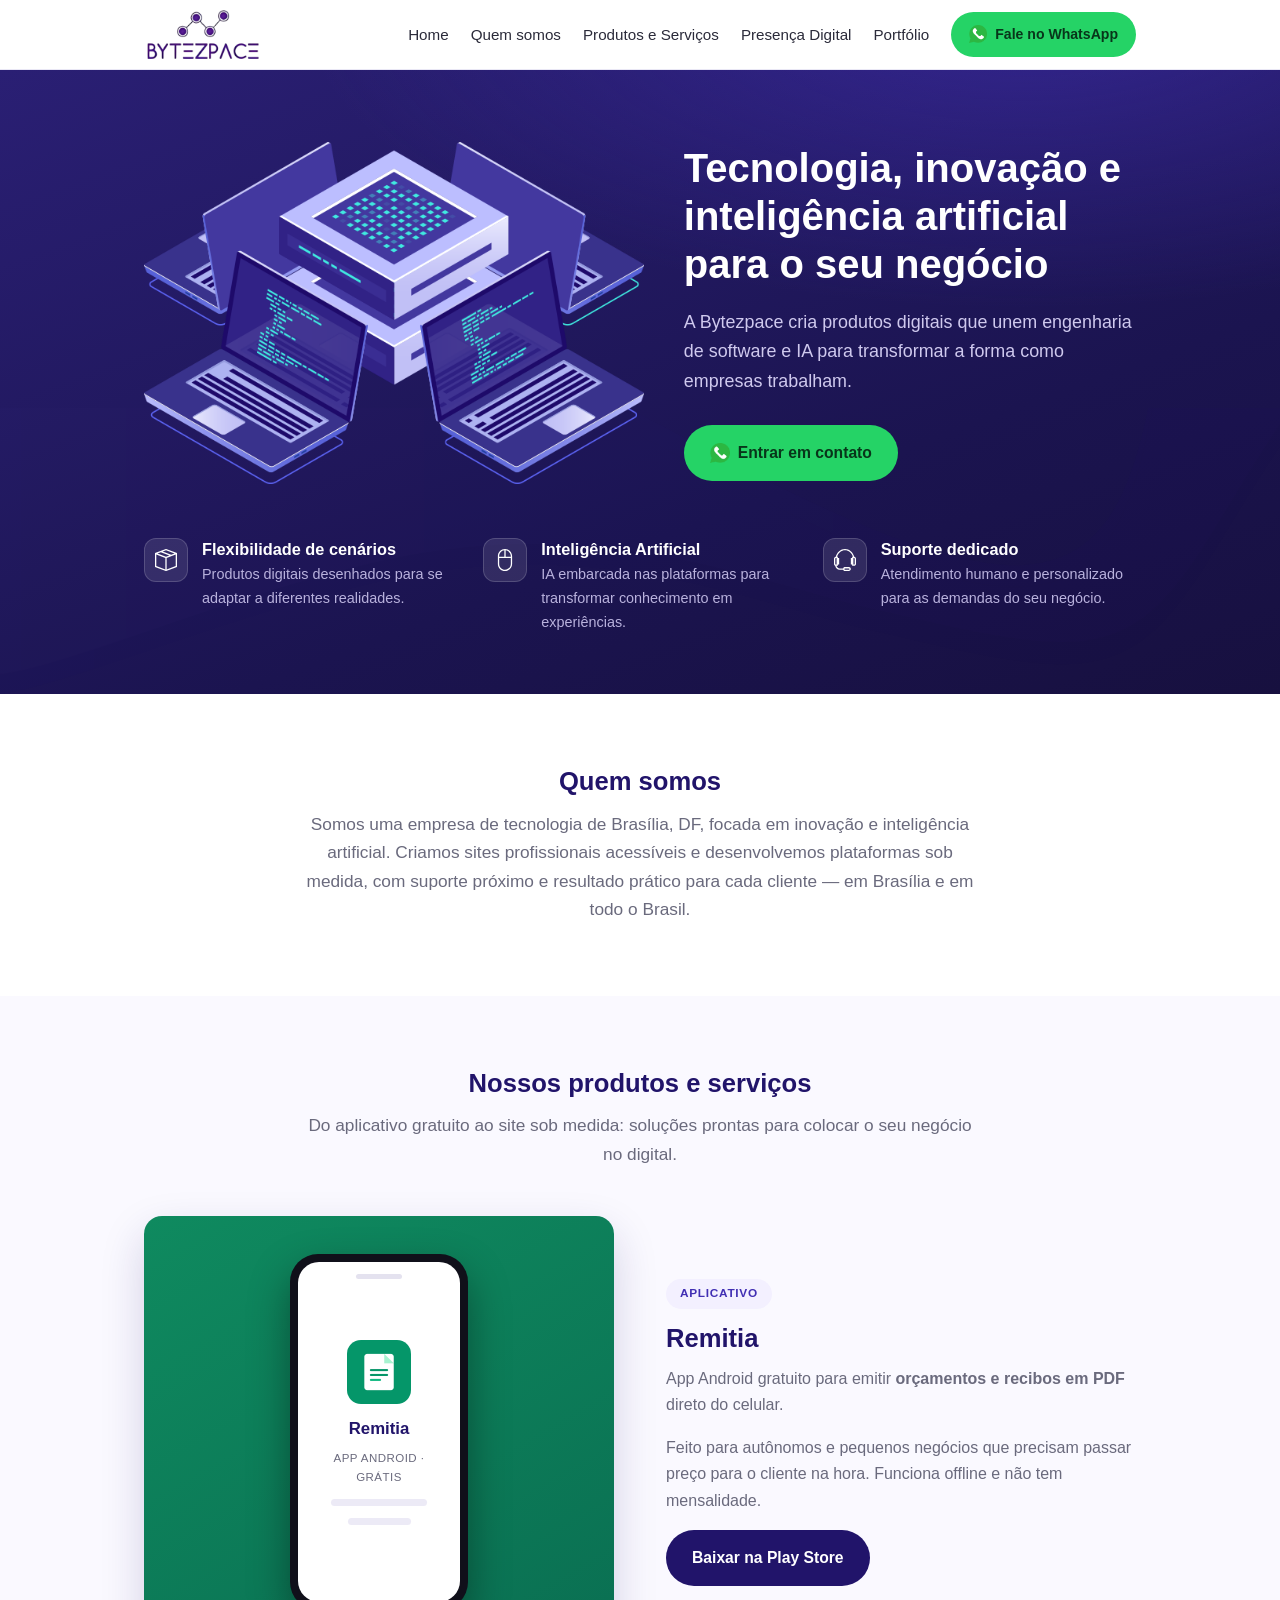
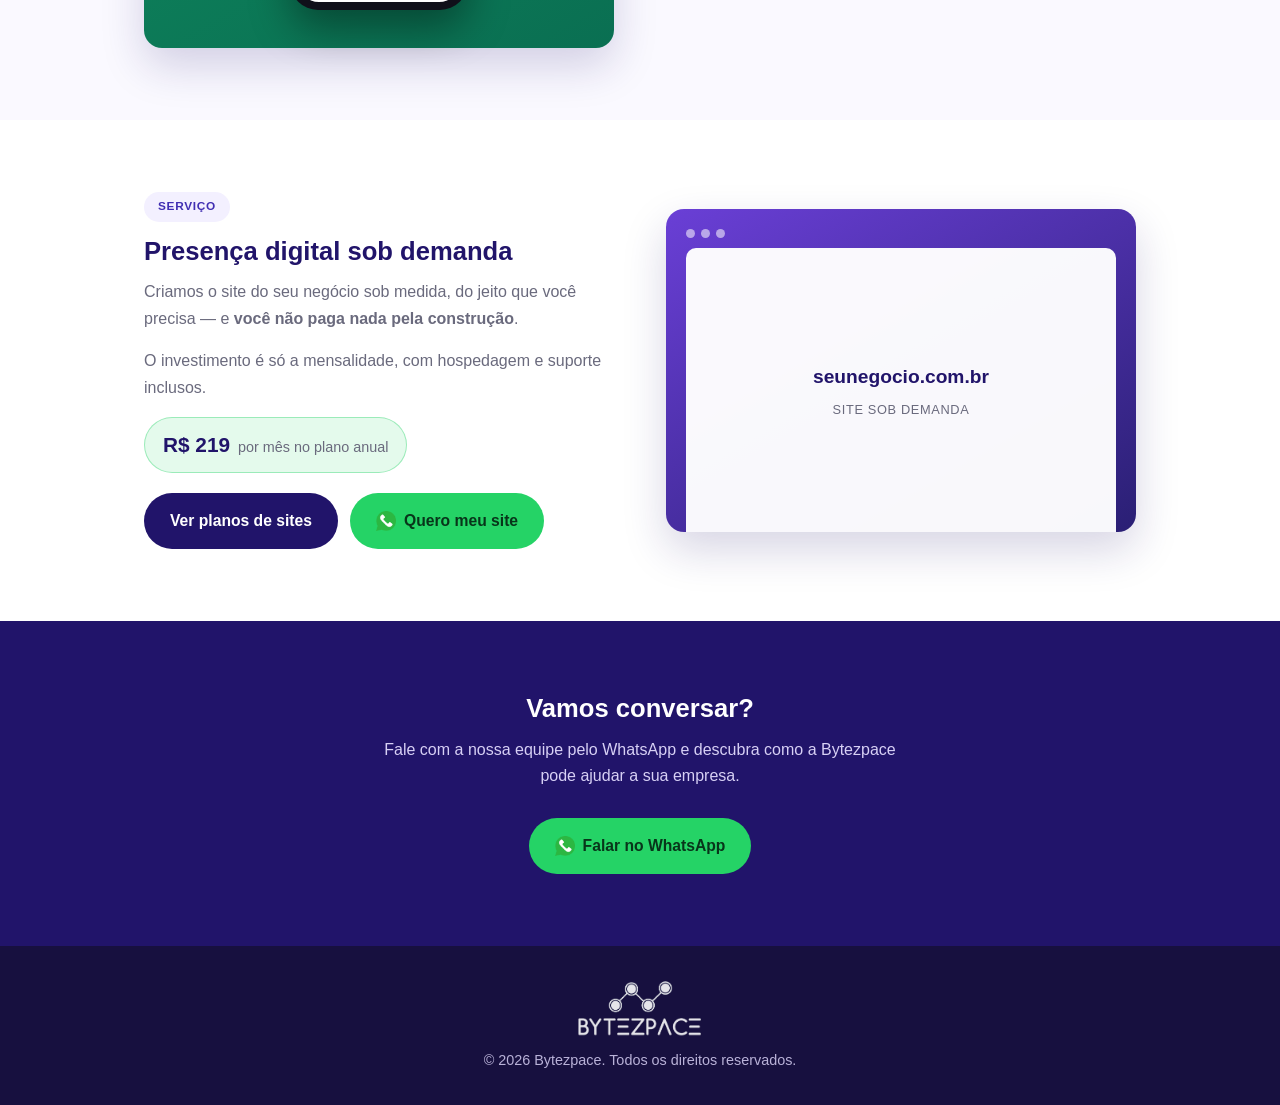
<file: index.html>
<!DOCTYPE html>
<html lang="pt-BR">

<head>
  <meta charset="UTF-8">
  <meta name="viewport" content="width=device-width, initial-scale=1.0">
  <title>Bytezpace — Tecnologia, IA e criação de sites em Brasília</title>
  <meta name="description"
    content="A Bytezpace cria sites profissionais acessíveis a partir de R$ 219/mês, sem custo de criação, e desenvolve produtos digitais com IA. Brasília, DF.">
  <link rel="canonical" href="https://bytezpace.com.br/">
  <meta name="robots" content="index, follow, max-image-preview:large">
  <meta name="theme-color" content="#21146a">
  <meta name="geo.region" content="BR-DF">
  <meta name="geo.placename" content="Brasília">

  <!-- Open Graph / Twitter -->
  <meta property="og:type" content="website">
  <meta property="og:site_name" content="Bytezpace">
  <meta property="og:locale" content="pt_BR">
  <meta property="og:url" content="https://bytezpace.com.br/">
  <meta property="og:title" content="Bytezpace — Tecnologia, IA e criação de sites em Brasília">
  <meta property="og:description"
    content="Sites profissionais acessíveis a partir de R$ 219/mês, sem custo de criação, e produtos digitais com inteligência artificial.">
  <meta property="og:image" content="https://bytezpace.com.br/assets/img/banner/hero-banner.png">
  <meta property="og:image:width" content="637">
  <meta property="og:image:height" content="436">
  <meta property="og:image:alt" content="Bytezpace — tecnologia e criação de sites">
  <meta name="twitter:card" content="summary_large_image">
  <meta name="twitter:title" content="Bytezpace — Tecnologia, IA e criação de sites em Brasília">
  <meta name="twitter:description"
    content="Sites acessíveis a partir de R$ 219/mês e produtos digitais com IA.">
  <meta name="twitter:image" content="https://bytezpace.com.br/assets/img/banner/hero-banner.png">

  <link rel="icon" href="assets/img/favicon.png" type="image/png">
  <link rel="stylesheet" href="assets/css/style.css">
</head>

<body>
  <!-- ===================== Header ===================== -->
  <header class="site-header">
    <div class="container header__inner">
      <a class="header__logo" href="#top">
        <img src="assets/img/logo.png" alt="Bytezpace" width="118">
      </a>
      <button class="header__burger" type="button" id="menu-toggle"
        aria-label="Abrir menu" aria-expanded="false" aria-controls="header-menu">
        <span></span><span></span><span></span>
      </button>
      <div class="header__menu" id="header-menu">
        <nav class="header__nav">
          <a href="#top">Home</a>
          <a href="#quem-somos">Quem somos</a>
          <a href="#produtos-e-servicos">Produtos e Serviços</a>
          <a href="presenca-digital.html">Presença Digital</a>
          <a href="presenca-digital.html#portfolio">Portfólio</a>
        </nav>
        <a class="btn btn--whatsapp btn--sm"
          href="https://wa.me/5561998340338?text=Ol%C3%A1%2C%20gostaria%20de%20falar%20com%20a%20Bytezpace."
          target="_blank" rel="noopener">
          <img src="assets/img/wa-icon.png" alt="" width="18" height="18">
          Fale no WhatsApp
        </a>
      </div>
    </div>
  </header>

  <main id="top">
    <!-- ===================== Hero ===================== -->
    <section class="hero">
      <div class="container hero__inner">
        <div class="hero__art">
          <img src="assets/img/banner/hero-banner.png" alt="" width="620">
        </div>
        <div class="hero__content">
          <h1>Tecnologia, inovação e inteligência artificial para o seu negócio</h1>
          <p>A Bytezpace cria produtos digitais que unem engenharia de software e IA para
            transformar a forma como empresas trabalham.</p>
          <a class="btn btn--whatsapp"
            href="https://wa.me/5561998340338?text=Ol%C3%A1%2C%20gostaria%20de%20falar%20com%20a%20Bytezpace."
            target="_blank" rel="noopener">
            <img src="assets/img/wa-icon.png" alt="" width="20" height="20">
            Entrar em contato
          </a>
        </div>
      </div>

      <div class="container hero__features">
        <div class="feature">
          <span class="feature__icon" aria-hidden="true">
            <svg viewBox="0 0 17 17" fill="currentColor">
              <path
                d="M8.517-0.035l-8.517 3.221v10.693l8.5 3.188 8.5-3.188v-10.692l-8.483-3.222zM15.084 3.528l-2.586 0.97-6.557-2.489 2.575-0.974 6.568 2.493zM8.5 5.997l-6.581-2.468 2.609-0.986 6.551 2.487-2.579 0.967zM1 4.253l7 2.625v8.932l-7-2.625v-8.932zM9 15.81v-8.932l7-2.625v8.932l-7 2.625z" />
            </svg>
          </span>
          <div>
            <h3>Flexibilidade de cenários</h3>
            <p>Produtos digitais desenhados para se adaptar a diferentes realidades.</p>
          </div>
        </div>
        <div class="feature">
          <span class="feature__icon" aria-hidden="true">
            <svg viewBox="0 0 17 17" fill="currentColor">
              <path
                d="M8.5 0c-3.033 0-5.5 2.467-5.5 5.5v6c0 3.033 2.467 5.5 5.5 5.5s5.5-2.467 5.5-5.5v-6c0-3.033-2.467-5.5-5.5-5.5zM13 5.5v0.5h-4v-4.949c2.244 0.252 4 2.139 4 4.449zM8 1.051v4.949h-4v-0.5c0-2.31 1.756-4.197 4-4.449zM8.5 16c-2.481 0-4.5-2.019-4.5-4.5v-4.5h9v4.5c0 2.481-2.019 4.5-4.5 4.5z" />
            </svg>
          </span>
          <div>
            <h3>Inteligência Artificial</h3>
            <p>IA embarcada nas plataformas para transformar conhecimento em experiências.</p>
          </div>
        </div>
        <div class="feature">
          <span class="feature__icon" aria-hidden="true">
            <svg viewBox="0 0 17 17" fill="currentColor">
              <path
                d="M15.668 6.017c-0.957-3.557-3.863-6.017-7.168-6.017-3.295 0-6.212 2.464-7.168 6.017-0.747 0.082-1.332 0.712-1.332 1.483v4c0 0.625 0.382 1.16 0.924 1.385 0.194 1.747 1.663 3.115 3.461 3.115h2.707c0.207 0.581 0.757 1 1.408 1h3c0.827 0 1.5-0.673 1.5-1.5s-0.673-1.5-1.5-1.5h-3c-0.651 0-1.201 0.419-1.408 1h-2.707c-1.208 0-2.217-0.86-2.449-2h1.064v-1h1v-5h-1v-1h-0.606c0.913-2.961 3.352-5 6.106-5 2.762 0 5.193 2.037 6.106 5h-0.606v1h-1v5h1v1h1.506c0.824 0 1.494-0.673 1.494-1.5v-4c0-0.771-0.585-1.401-1.332-1.483zM8.5 15h3c0.275 0 0.5 0.224 0.5 0.5s-0.225 0.5-0.5 0.5h-3c-0.275 0-0.5-0.224-0.5-0.5s0.225-0.5 0.5-0.5zM2 12h-0.506c-0.272 0-0.494-0.224-0.494-0.5v-4c0-0.276 0.222-0.5 0.494-0.5h0.506v5zM16 11.5c0 0.276-0.222 0.5-0.494 0.5h-0.506v-5h0.506c0.272 0 0.494 0.224 0.494 0.5v4z" />
            </svg>
          </span>
          <div>
            <h3>Suporte dedicado</h3>
            <p>Atendimento humano e personalizado para as demandas do seu negócio.</p>
          </div>
        </div>
      </div>
    </section>

    <!-- ===================== Quem somos ===================== -->
    <section id="quem-somos" class="section">
      <div class="container">
        <h2>Quem somos</h2>
        <p class="section__lead">
          Somos uma empresa de tecnologia de Brasília, DF, focada em inovação e
          inteligência artificial. Criamos sites profissionais acessíveis e desenvolvemos
          plataformas sob medida, com suporte próximo e resultado prático para cada
          cliente — em Brasília e em todo o Brasil.
        </p>
      </div>
    </section>

    <!-- ===================== Produtos e serviços ===================== -->
    <section id="produtos-e-servicos" class="section section--alt">
      <div class="container">
        <div class="section__intro">
          <h2>Nossos produtos e serviços</h2>
          <p class="section__lead">
            Do aplicativo gratuito ao site sob medida: soluções prontas para colocar o seu
            negócio no digital.
          </p>
        </div>

        <div class="showcase">
          <div class="showcase__art showcase__art--remitia">
            <div class="phone">
              <div class="phone__screen">
                <img src="assets/img/remitia-icon.png" alt="" width="64" height="64">
                <strong>Remitia</strong>
                <em>App Android · Grátis</em>
                <span class="phone__bar"></span>
                <span class="phone__bar phone__bar--short"></span>
              </div>
            </div>
          </div>

          <div class="showcase__body">
            <span class="showcase__kicker">Aplicativo</span>
            <h2>Remitia</h2>
            <p>
              App Android gratuito para emitir <strong>orçamentos e recibos em PDF</strong>
              direto do celular.
            </p>
            <p>
              Feito para autônomos e pequenos negócios que precisam passar preço para o
              cliente na hora. Funciona offline e não tem mensalidade.
            </p>
            <div class="showcase__actions">
              <a class="btn btn--primary"
                href="https://play.google.com/store/apps/details?id=com.app.remitia"
                target="_blank" rel="noopener">
                Baixar na Play Store
              </a>
            </div>
          </div>
        </div>
      </div>
    </section>

    <!-- ===================== Presença digital sob demanda ===================== -->
    <section id="presenca-digital" class="section">
      <div class="container">
        <div class="showcase showcase--rev">
          <div class="showcase__art showcase__art--site">
            <span class="model__dots"><i></i><i></i><i></i></span>
            <div class="showcase__window">
              <strong>seunegocio.com.br</strong>
              <em>Site sob demanda</em>
            </div>
          </div>

          <div class="showcase__body">
            <span class="showcase__kicker">Serviço</span>
            <h2>Presença digital sob demanda</h2>
            <p>
              Criamos o site do seu negócio sob medida, do jeito que você precisa — e
              <strong>você não paga nada pela construção</strong>.
            </p>
            <p>
              O investimento é só a mensalidade, com hospedagem e suporte inclusos.
            </p>
            <div class="showcase__price">
              <b>R$ 219</b>
              <span>por mês no plano anual</span>
            </div>
            <div class="showcase__actions">
              <a class="btn btn--primary" href="presenca-digital.html">Ver planos de sites</a>
              <a class="btn btn--whatsapp"
                href="https://wa.me/5561998340338?text=Quero%20um%20site%20para%20minha%20empresa%0ANome%20da%20empresa%3A%20%0ADescri%C3%A7%C3%A3o%20do%20site%3A%20%0ALista%20de%20imagens%20se%20houver%3A%20"
                target="_blank" rel="noopener">
                <img src="assets/img/wa-icon.png" alt="" width="20" height="20">
                Quero meu site
              </a>
            </div>
          </div>
        </div>
      </div>
    </section>

    <!-- ===================== Contato ===================== -->
    <section id="contato" class="section section--cta">
      <div class="container">
        <h2>Vamos conversar?</h2>
        <p>Fale com a nossa equipe pelo WhatsApp e descubra como a Bytezpace pode ajudar a
          sua empresa.</p>
        <a class="btn btn--whatsapp"
          href="https://wa.me/5561998340338?text=Ol%C3%A1%2C%20gostaria%20de%20falar%20com%20a%20Bytezpace."
          target="_blank" rel="noopener">
          <img src="assets/img/wa-icon.png" alt="" width="20" height="20">
          Falar no WhatsApp
        </a>
      </div>
    </section>
  </main>

  <!-- ===================== Footer ===================== -->
  <footer class="site-footer">
    <div class="container">
      <img src="assets/img/logo-white.png" alt="Bytezpace" width="130">
      <p>&copy; <span id="year"></span> Bytezpace. Todos os direitos reservados.</p>
    </div>
  </footer>

  <script>document.getElementById('year').textContent = new Date().getFullYear();</script>
  <script src="assets/js/menu.js" defer></script>

  <!-- ===================== Dados estruturados ===================== -->
  <script type="application/ld+json">
  {
    "@context": "https://schema.org",
    "@graph": [
      {
        "@type": "Organization",
        "@id": "https://bytezpace.com.br/#organizacao",
        "name": "Bytezpace",
        "url": "https://bytezpace.com.br/",
        "logo": "https://bytezpace.com.br/assets/img/logo.png",
        "description": "Empresa de tecnologia que cria sites profissionais acessíveis e desenvolve produtos digitais com inteligência artificial.",
        "telephone": "+55-61-99834-0338",
        "areaServed": "BR"
      },
      {
        "@type": "WebSite",
        "@id": "https://bytezpace.com.br/#site",
        "url": "https://bytezpace.com.br/",
        "name": "Bytezpace",
        "inLanguage": "pt-BR",
        "publisher": { "@id": "https://bytezpace.com.br/#organizacao" }
      },
      {
        "@type": "ProfessionalService",
        "@id": "https://bytezpace.com.br/#negocio",
        "name": "Bytezpace — Criação de sites",
        "url": "https://bytezpace.com.br/presenca-digital.html",
        "image": "https://bytezpace.com.br/assets/img/logo.png",
        "description": "Criação de sites com preços acessíveis para pequenos negócios, sem custo de criação e com mensalidade de R$ 219 no plano anual.",
        "telephone": "+55-61-99834-0338",
        "priceRange": "R$ 219/mês",
        "address": {
          "@type": "PostalAddress",
          "addressLocality": "Brasília",
          "addressRegion": "DF",
          "addressCountry": "BR"
        },
        "areaServed": [
          { "@type": "City", "name": "Brasília" },
          { "@type": "Country", "name": "Brasil" }
        ],
        "parentOrganization": { "@id": "https://bytezpace.com.br/#organizacao" }
      },
      {
        "@type": "SoftwareApplication",
        "name": "Remitia",
        "url": "https://remitia.com.br",
        "installUrl": "https://play.google.com/store/apps/details?id=com.app.remitia",
        "applicationCategory": "BusinessApplication",
        "operatingSystem": "Android",
        "description": "App Android gratuito para emitir orçamentos e recibos em PDF direto do celular, offline e sem mensalidade.",
        "author": { "@id": "https://bytezpace.com.br/#organizacao" },
        "offers": {
          "@type": "Offer",
          "price": "0",
          "priceCurrency": "BRL"
        }
      }
    ]
  }
  </script>

  <script async src="https://www.googletagmanager.com/gtag/js?id=AW-18408578280"></script>
  <script>
    window.dataLayer = window.dataLayer || [];
    function gtag(){dataLayer.push(arguments);}
    gtag('js', new Date());

    gtag('config', 'AW-18408578280');
  </script>

  <script>
  gtag('event', 'conversion', {
      'send_to': 'AW-18408578280/JJuMCLuq2ewcEOi58slE',
      'value': 1.0,
      'currency': 'BRL'
  });
</script>
</body>

</html>
</file>
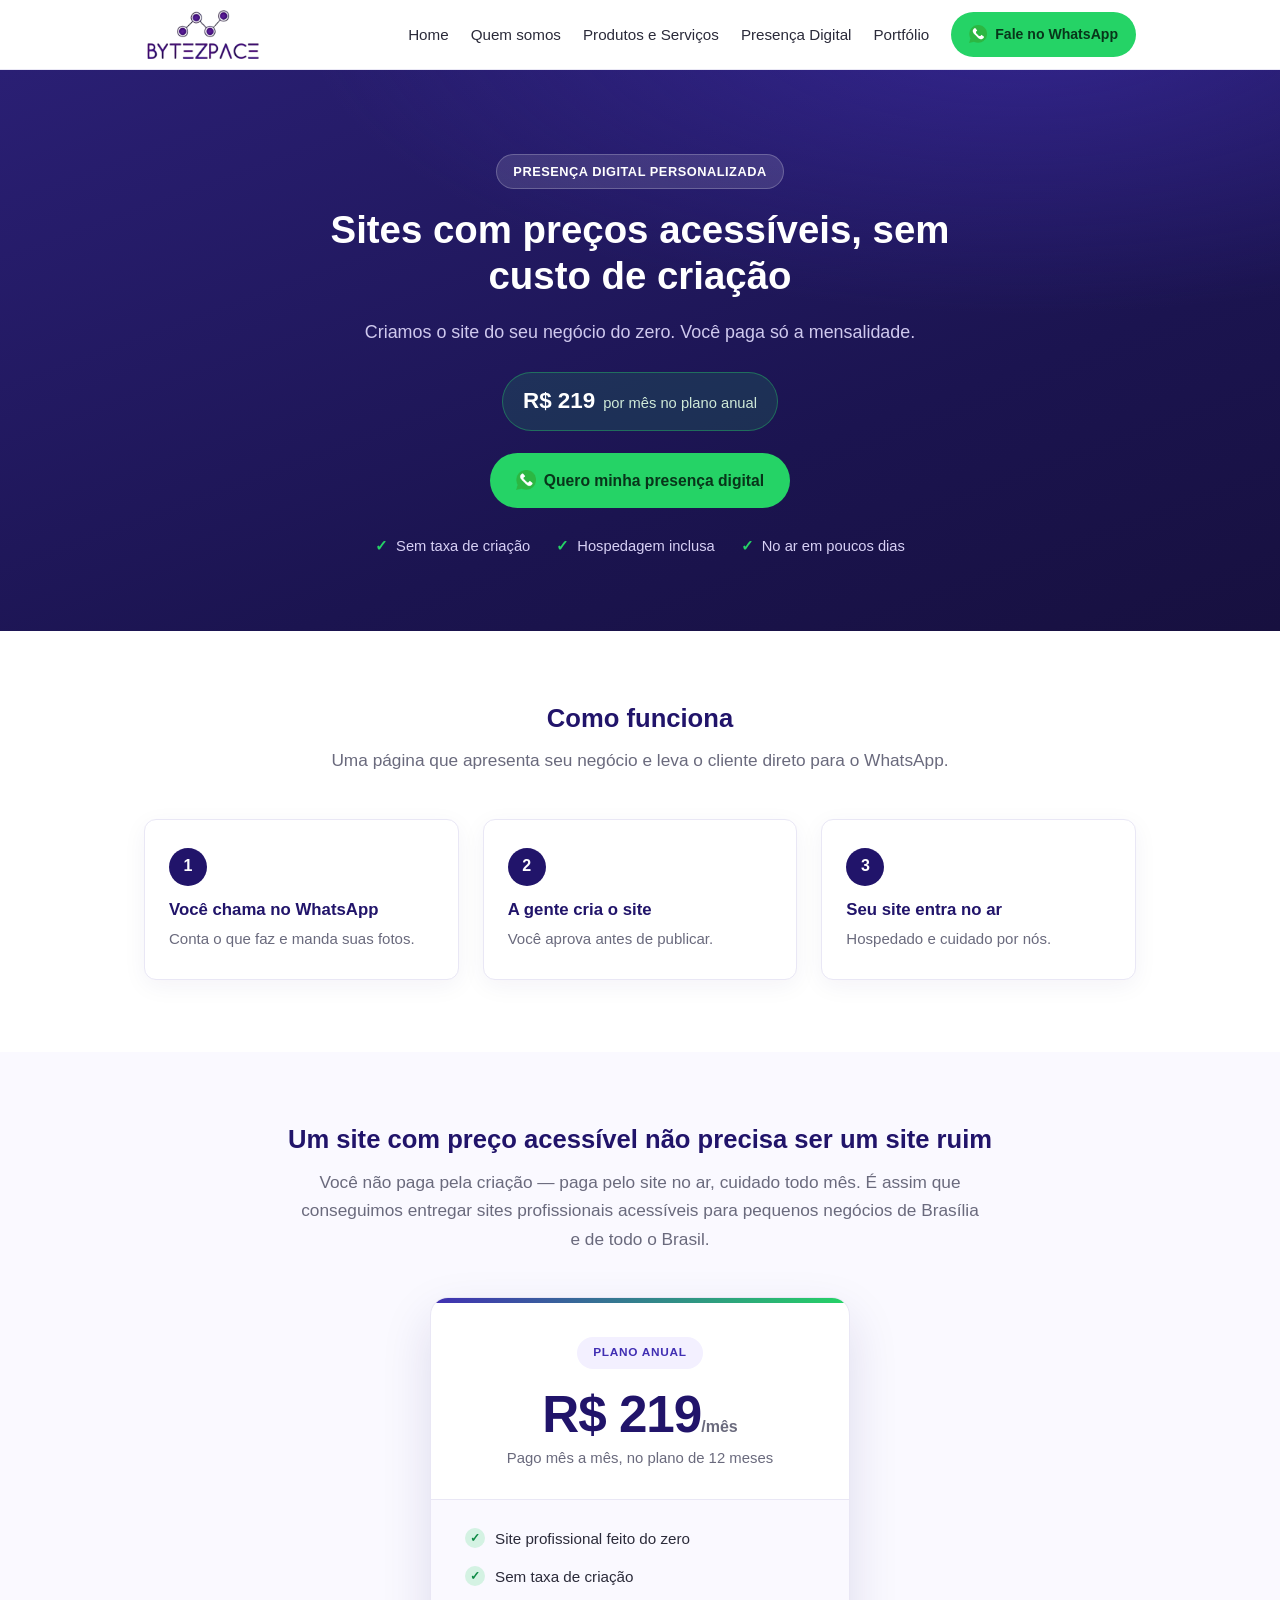
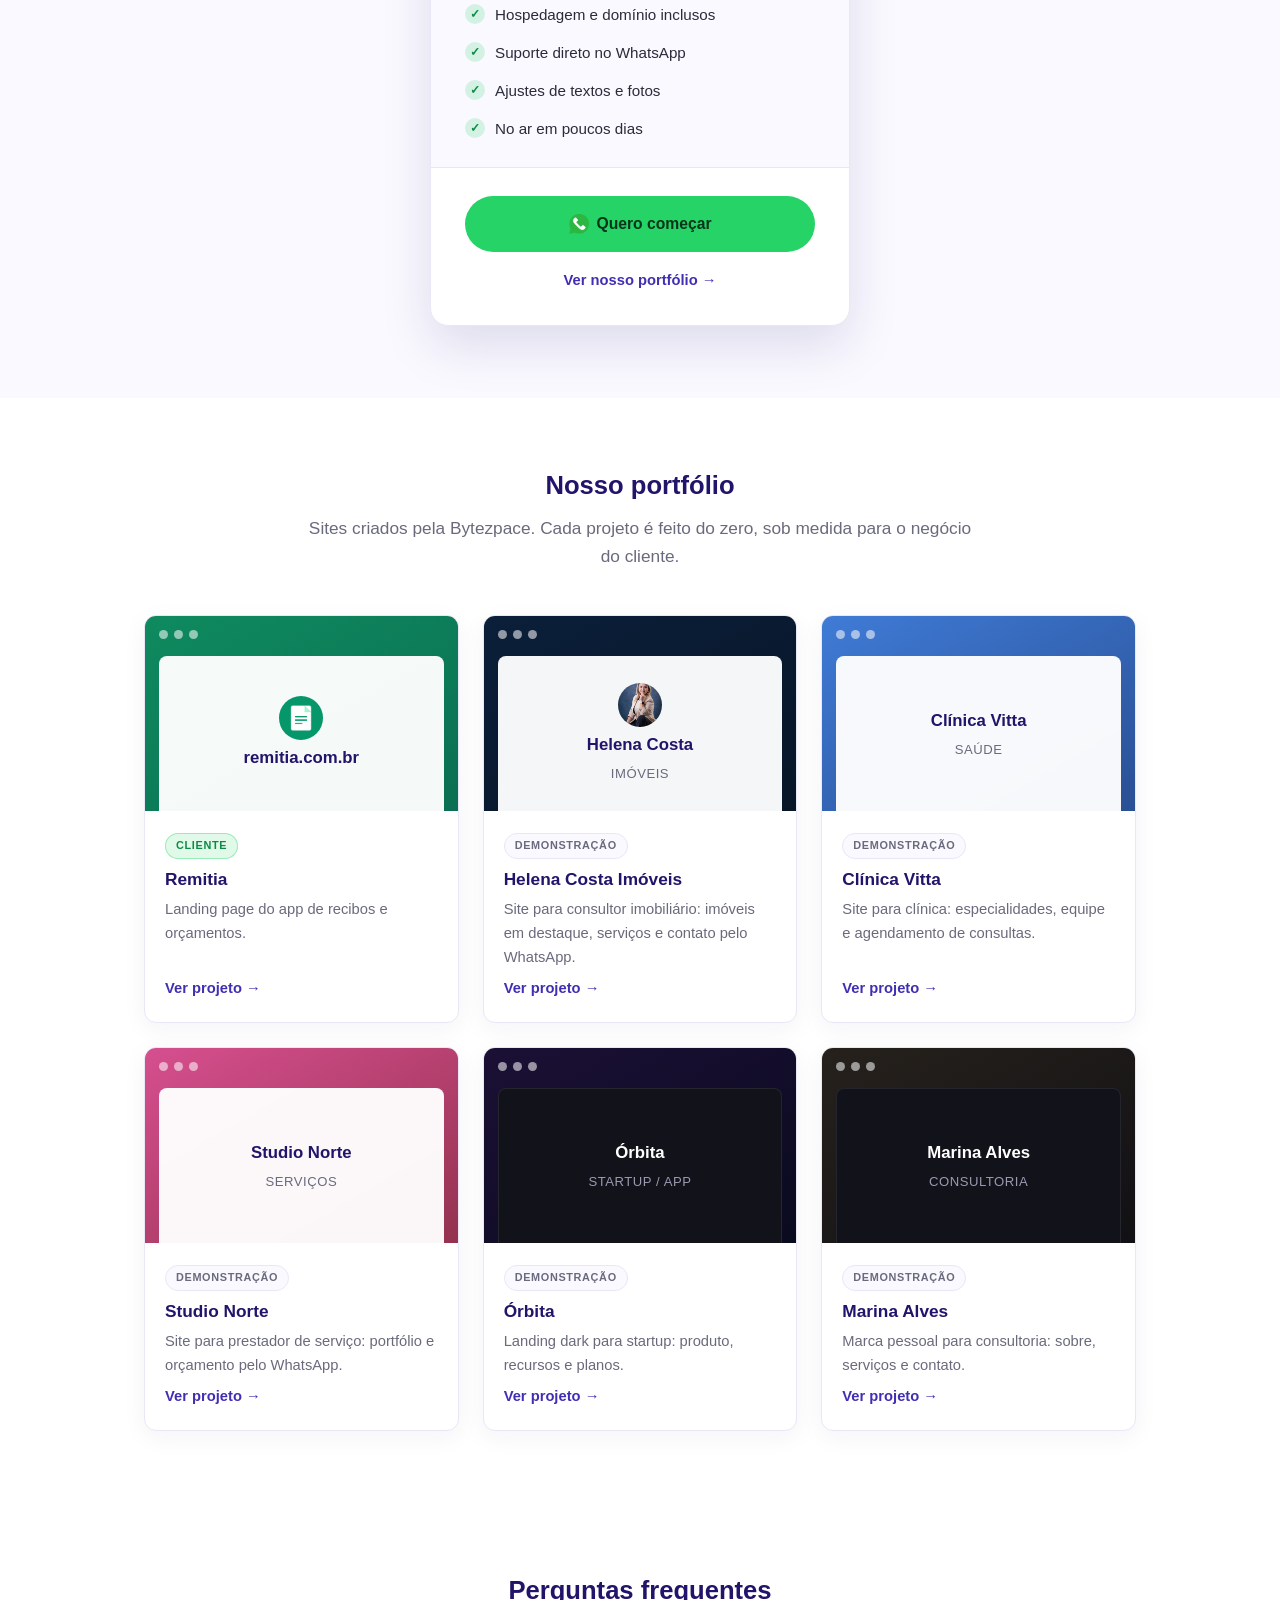
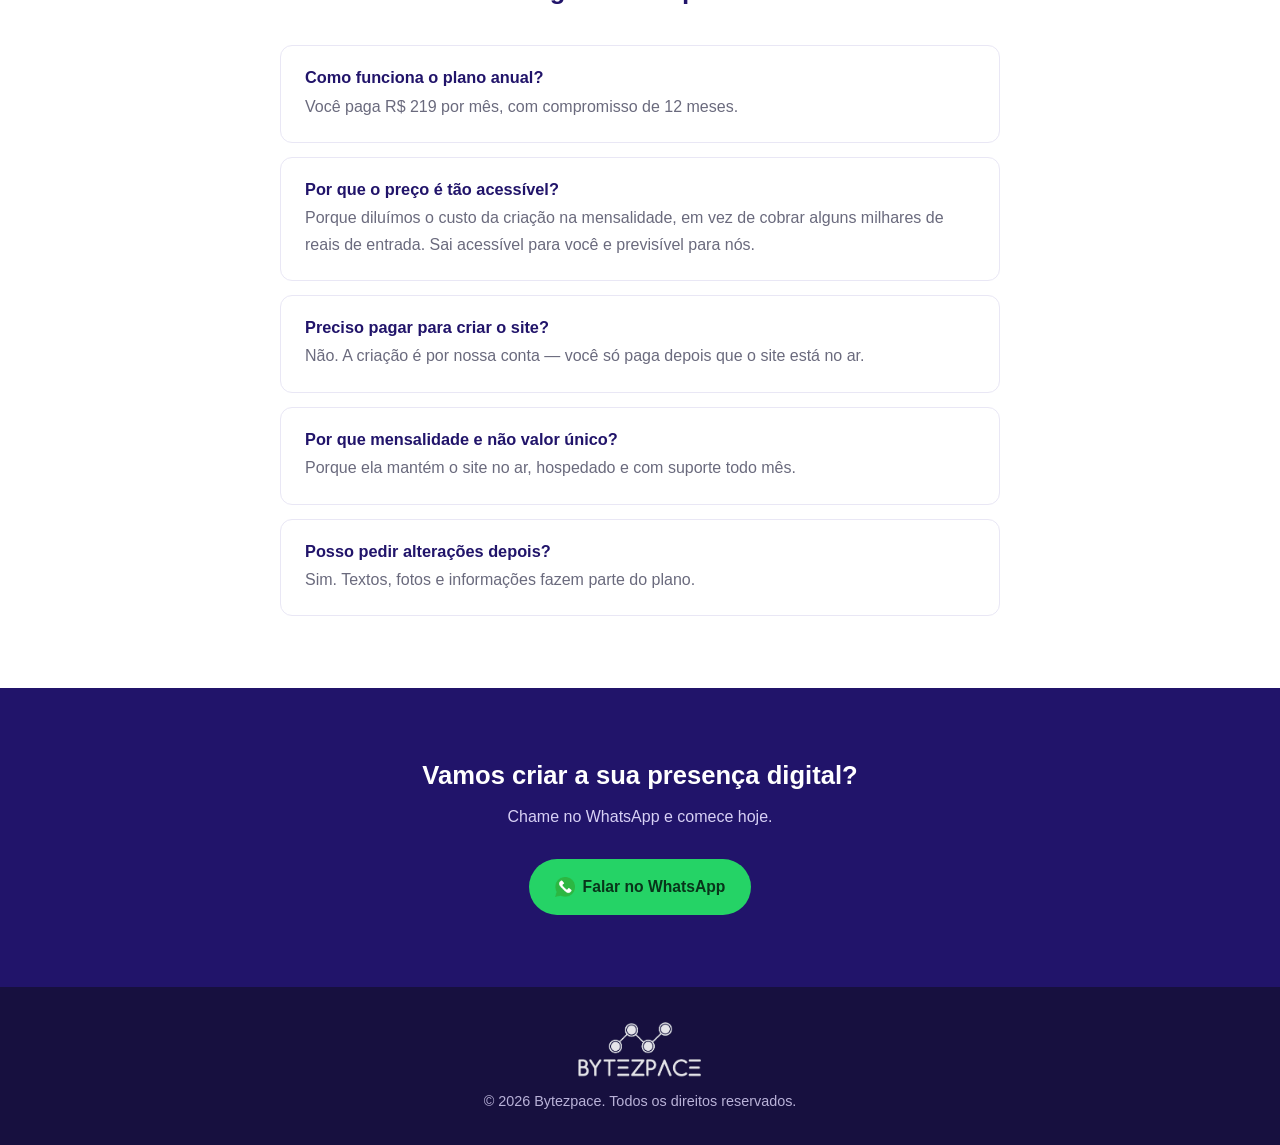
<file: presenca-digital.html>
<!DOCTYPE html>
<html lang="pt-BR">

<head>
  <meta charset="UTF-8">
  <meta name="viewport" content="width=device-width, initial-scale=1.0">
  <title>Sites com preços acessíveis a partir de R$ 219/mês | Bytezpace</title>
  <meta name="description"
    content="Criação de sites com preços acessíveis em Brasília: você não paga nada pela criação, só R$ 219 por mês no plano anual, com hospedagem e suporte inclusos.">
  <link rel="canonical" href="https://bytezpace.com.br/presenca-digital.html">
  <meta name="robots" content="index, follow, max-image-preview:large">
  <meta name="theme-color" content="#21146a">
  <meta name="geo.region" content="BR-DF">
  <meta name="geo.placename" content="Brasília">

  <!-- Open Graph / Twitter -->
  <meta property="og:type" content="website">
  <meta property="og:site_name" content="Bytezpace">
  <meta property="og:locale" content="pt_BR">
  <meta property="og:url" content="https://bytezpace.com.br/presenca-digital.html">
  <meta property="og:title" content="Sites com preços acessíveis a partir de R$ 219/mês | Bytezpace">
  <meta property="og:description"
    content="Você não paga nada pela criação do site. Só R$ 219 por mês no plano anual, com hospedagem e suporte inclusos.">
  <meta property="og:image" content="https://bytezpace.com.br/assets/img/banner/hero-banner.png">
  <meta property="og:image:width" content="637">
  <meta property="og:image:height" content="436">
  <meta property="og:image:alt" content="Bytezpace — criação de sites profissionais">
  <meta name="twitter:card" content="summary_large_image">
  <meta name="twitter:title" content="Sites com preços acessíveis a partir de R$ 219/mês | Bytezpace">
  <meta name="twitter:description"
    content="Você não paga nada pela criação do site. Só R$ 219 por mês no plano anual.">
  <meta name="twitter:image" content="https://bytezpace.com.br/assets/img/banner/hero-banner.png">

  <link rel="icon" href="assets/img/favicon.png" type="image/png">
  <link rel="stylesheet" href="assets/css/style.css">
</head>

<body>
  <!-- ===================== Header ===================== -->
  <header class="site-header">
    <div class="container header__inner">
      <a class="header__logo" href="index.html#top">
        <img src="assets/img/logo.png" alt="Bytezpace" width="118">
      </a>
      <button class="header__burger" type="button" id="menu-toggle"
        aria-label="Abrir menu" aria-expanded="false" aria-controls="header-menu">
        <span></span><span></span><span></span>
      </button>
      <div class="header__menu" id="header-menu">
        <nav class="header__nav">
          <a href="index.html#top">Home</a>
          <a href="index.html#quem-somos">Quem somos</a>
          <a href="index.html#produtos-e-servicos">Produtos e Serviços</a>
          <a href="presenca-digital.html">Presença Digital</a>
          <a href="#portfolio">Portfólio</a>
        </nav>
        <a class="btn btn--whatsapp btn--sm"
          href="https://wa.me/5561998340338?text=Ol%C3%A1%2C%20gostaria%20de%20falar%20com%20a%20Bytezpace."
          target="_blank" rel="noopener">
          <img src="assets/img/wa-icon.png" alt="" width="18" height="18">
          Fale no WhatsApp
        </a>
      </div>
    </div>
  </header>

  <main id="top">
    <!-- ===================== Hero ===================== -->
    <section class="pd-hero">
      <div class="container">
        <span class="pd-hero__kicker">Presença Digital Personalizada</span>
        <h1>Sites com preços acessíveis, sem custo de criação</h1>
        <p>Criamos o site do seu negócio do zero. Você paga só a mensalidade.</p>
        <div class="pd-hero__meta">
          <b>R$ 219</b>
          <span>por mês no plano anual</span>
        </div>
        <div>
          <a class="btn btn--whatsapp"
            href="https://wa.me/5561998340338?text=Quero%20minha%20presen%C3%A7a%20digital%20personalizada%0ANome%20da%20empresa%3A%20%0ADescri%C3%A7%C3%A3o%20do%20site%3A%20%0ALista%20de%20imagens%20se%20houver%3A%20"
            target="_blank" rel="noopener">
            <img src="assets/img/wa-icon.png" alt="" width="20" height="20">
            Quero minha presença digital
          </a>
        </div>
        <ul class="pd-hero__points">
          <li>Sem taxa de criação</li>
          <li>Hospedagem inclusa</li>
          <li>No ar em poucos dias</li>
        </ul>
      </div>
    </section>

    <!-- ===================== Como funciona ===================== -->
    <section class="section">
      <div class="container">
        <h2>Como funciona</h2>
        <p class="section__lead">Uma página que apresenta seu negócio e leva o cliente direto para o WhatsApp.</p>

        <div class="pd-steps">
          <div class="pd-step">
            <h3>Você chama no WhatsApp</h3>
            <p>Conta o que faz e manda suas fotos.</p>
          </div>
          <div class="pd-step">
            <h3>A gente cria o site</h3>
            <p>Você aprova antes de publicar.</p>
          </div>
          <div class="pd-step">
            <h3>Seu site entra no ar</h3>
            <p>Hospedado e cuidado por nós.</p>
          </div>
        </div>
      </div>
    </section>

    <!-- ===================== Plano ===================== -->
    <section class="section section--alt">
      <div class="container">
        <h2>Um site com preço acessível não precisa ser um site ruim</h2>
        <p class="section__lead">
          Você não paga pela criação — paga pelo site no ar, cuidado todo mês. É assim que
          conseguimos entregar sites profissionais acessíveis para pequenos negócios de
          Brasília e de todo o Brasil.
        </p>

        <div class="plan">
          <div class="plan__head">
            <span class="plan__badge">Plano anual</span>
            <p class="plan__price">R$ 219<span>/mês</span></p>
            <p class="plan__cycle">Pago mês a mês, no plano de 12 meses</p>
          </div>

          <ul class="plan__features">
            <li>Site profissional feito do zero</li>
            <li>Sem taxa de criação</li>
            <li>Hospedagem e domínio inclusos</li>
            <li>Suporte direto no WhatsApp</li>
            <li>Ajustes de textos e fotos</li>
            <li>No ar em poucos dias</li>
          </ul>

          <div class="plan__foot">
            <a class="btn btn--whatsapp"
              href="https://wa.me/5561998340338?text=Quero%20minha%20presen%C3%A7a%20digital%20personalizada%0ANome%20da%20empresa%3A%20%0ADescri%C3%A7%C3%A3o%20do%20site%3A%20%0ALista%20de%20imagens%20se%20houver%3A%20"
              target="_blank" rel="noopener">
              <img src="assets/img/wa-icon.png" alt="" width="20" height="20">
              Quero começar
            </a>
            <a class="plan__link" href="#portfolio">Ver nosso portfólio →</a>
          </div>
        </div>
      </div>
    </section>

    <!-- ===================== Portfólio ===================== -->
    <section id="portfolio" class="section">
      <div class="container">
        <h2>Nosso portfólio</h2>
        <p class="section__lead">
          Sites criados pela Bytezpace. Cada projeto é feito do zero, sob medida para o
          negócio do cliente.
        </p>

        <div class="models">
          <!-- Cliente real: Remitia -->
          <article class="model">
            <a class="model__preview model__preview--remitia" href="https://remitia.com.br" target="_blank"
              rel="noopener">
              <span class="model__dots"><i></i><i></i><i></i></span>
              <span class="model__screen">
                <img src="assets/img/remitia-icon.png" alt="" width="44" height="44">
                <strong>remitia.com.br</strong>
              </span>
            </a>
            <div class="model__body">
              <a class="model__text" href="https://remitia.com.br" target="_blank" rel="noopener">
                <span class="model__tag model__tag--live">Cliente</span>
                <h3>Remitia</h3>
                <p>Landing page do app de recibos e orçamentos.</p>
              </a>
              <div class="model__actions">
                <a class="model__link" href="https://remitia.com.br" target="_blank" rel="noopener">Ver projeto →</a>
              </div>
            </div>
          </article>

          <!-- Projeto: imobiliária -->
          <article class="model">
            <a class="model__preview model__preview--a" href="modelos/imobiliaria.html">
              <span class="model__dots"><i></i><i></i><i></i></span>
              <span class="model__screen">
                <img src="assets/img/consultora.jpg" alt="" width="44" height="44">
                <strong>Helena Costa</strong><em>Imóveis</em>
              </span>
            </a>
            <div class="model__body">
              <a class="model__text" href="modelos/imobiliaria.html">
                <span class="model__tag">Demonstração</span>
                <h3>Helena Costa Imóveis</h3>
                <p>Site para consultor imobiliário: imóveis em destaque, serviços e contato pelo WhatsApp.</p>
              </a>
              <div class="model__actions">
                <a class="model__link" href="modelos/imobiliaria.html">Ver projeto →</a>
              </div>
            </div>
          </article>

          <!-- Projeto: clínica -->
          <article class="model">
            <a class="model__preview model__preview--b" href="modelos/clinica.html">
              <span class="model__dots"><i></i><i></i><i></i></span>
              <span class="model__screen"><strong>Clínica Vitta</strong><em>Saúde</em></span>
            </a>
            <div class="model__body">
              <a class="model__text" href="modelos/clinica.html">
                <span class="model__tag">Demonstração</span>
                <h3>Clínica Vitta</h3>
                <p>Site para clínica: especialidades, equipe e agendamento de consultas.</p>
              </a>
              <div class="model__actions">
                <a class="model__link" href="modelos/clinica.html">Ver projeto →</a>
              </div>
            </div>
          </article>

          <!-- Projeto: serviços -->
          <article class="model">
            <a class="model__preview model__preview--c" href="modelos/servicos.html">
              <span class="model__dots"><i></i><i></i><i></i></span>
              <span class="model__screen"><strong>Studio Norte</strong><em>Serviços</em></span>
            </a>
            <div class="model__body">
              <a class="model__text" href="modelos/servicos.html">
                <span class="model__tag">Demonstração</span>
                <h3>Studio Norte</h3>
                <p>Site para prestador de serviço: portfólio e orçamento pelo WhatsApp.</p>
              </a>
              <div class="model__actions">
                <a class="model__link" href="modelos/servicos.html">Ver projeto →</a>
              </div>
            </div>
          </article>

          <!-- Projeto: startup (dark) -->
          <article class="model">
            <a class="model__preview model__preview--d" href="modelos/startup.html">
              <span class="model__dots"><i></i><i></i><i></i></span>
              <span class="model__screen model__screen--dark"><strong>Órbita</strong><em>Startup / App</em></span>
            </a>
            <div class="model__body">
              <a class="model__text" href="modelos/startup.html">
                <span class="model__tag">Demonstração</span>
                <h3>Órbita</h3>
                <p>Landing dark para startup: produto, recursos e planos.</p>
              </a>
              <div class="model__actions">
                <a class="model__link" href="modelos/startup.html">Ver projeto →</a>
              </div>
            </div>
          </article>

          <!-- Projeto: consultoria (dark) -->
          <article class="model">
            <a class="model__preview model__preview--e" href="modelos/consultoria.html">
              <span class="model__dots"><i></i><i></i><i></i></span>
              <span class="model__screen model__screen--dark"><strong>Marina Alves</strong><em>Consultoria</em></span>
            </a>
            <div class="model__body">
              <a class="model__text" href="modelos/consultoria.html">
                <span class="model__tag">Demonstração</span>
                <h3>Marina Alves</h3>
                <p>Marca pessoal para consultoria: sobre, serviços e contato.</p>
              </a>
              <div class="model__actions">
                <a class="model__link" href="modelos/consultoria.html">Ver projeto →</a>
              </div>
            </div>
          </article>
        </div>
      </div>
    </section>

    <!-- ===================== FAQ ===================== -->
    <section class="section">
      <div class="container">
        <h2>Perguntas frequentes</h2>

        <div class="pd-faq">
          <div class="pd-faq__item">
            <h3>Como funciona o plano anual?</h3>
            <p>Você paga R$ 219 por mês, com compromisso de 12 meses.</p>
          </div>
          <div class="pd-faq__item">
            <h3>Por que o preço é tão acessível?</h3>
            <p>Porque diluímos o custo da criação na mensalidade, em vez de cobrar alguns
              milhares de reais de entrada. Sai acessível para você e previsível para nós.</p>
          </div>
          <div class="pd-faq__item">
            <h3>Preciso pagar para criar o site?</h3>
            <p>Não. A criação é por nossa conta — você só paga depois que o site está no ar.</p>
          </div>
          <div class="pd-faq__item">
            <h3>Por que mensalidade e não valor único?</h3>
            <p>Porque ela mantém o site no ar, hospedado e com suporte todo mês.</p>
          </div>
          <div class="pd-faq__item">
            <h3>Posso pedir alterações depois?</h3>
            <p>Sim. Textos, fotos e informações fazem parte do plano.</p>
          </div>
        </div>
      </div>
    </section>

    <!-- ===================== CTA ===================== -->
    <section id="contato" class="section section--cta">
      <div class="container">
        <h2>Vamos criar a sua presença digital?</h2>
        <p>Chame no WhatsApp e comece hoje.</p>
        <a class="btn btn--whatsapp"
          href="https://wa.me/5561998340338?text=Quero%20minha%20presen%C3%A7a%20digital%20personalizada%0ANome%20da%20empresa%3A%20%0ADescri%C3%A7%C3%A3o%20do%20site%3A%20%0ALista%20de%20imagens%20se%20houver%3A%20"
          target="_blank" rel="noopener">
          <img src="assets/img/wa-icon.png" alt="" width="20" height="20">
          Falar no WhatsApp
        </a>
      </div>
    </section>
  </main>

  <!-- ===================== Footer ===================== -->
  <footer class="site-footer">
    <div class="container">
      <img src="assets/img/logo-white.png" alt="Bytezpace" width="130">
      <p>&copy; <span id="year"></span> Bytezpace. Todos os direitos reservados.</p>
    </div>
  </footer>

  <script>document.getElementById('year').textContent = new Date().getFullYear();</script>
  <script src="assets/js/menu.js" defer></script>

  <!-- ===================== Dados estruturados ===================== -->
  <script type="application/ld+json">
  {
    "@context": "https://schema.org",
    "@graph": [
      {
        "@type": "Service",
        "@id": "https://bytezpace.com.br/presenca-digital.html#servico",
        "name": "Criação de sites profissionais",
        "serviceType": "Criação de sites",
        "description": "Criação de sites com preços acessíveis para pequenos negócios. Sem custo de criação: o cliente paga apenas a mensalidade, com hospedagem e suporte inclusos.",
        "url": "https://bytezpace.com.br/presenca-digital.html",
        "provider": {
          "@type": "Organization",
          "name": "Bytezpace",
          "url": "https://bytezpace.com.br/",
          "telephone": "+55-61-99834-0338"
        },
        "areaServed": [
          { "@type": "City", "name": "Brasília" },
          { "@type": "Country", "name": "Brasil" }
        ],
        "offers": {
          "@type": "Offer",
          "name": "Plano anual",
          "price": "219.00",
          "priceCurrency": "BRL",
          "availability": "https://schema.org/InStock",
          "description": "Mensalidade de R$ 219 no plano anual de 12 meses, sem custo de criação, com hospedagem e suporte inclusos.",
          "priceSpecification": {
            "@type": "UnitPriceSpecification",
            "price": "219.00",
            "priceCurrency": "BRL",
            "unitCode": "MON",
            "billingDuration": 12
          }
        }
      },
      {
        "@type": "BreadcrumbList",
        "itemListElement": [
          {
            "@type": "ListItem",
            "position": 1,
            "name": "Home",
            "item": "https://bytezpace.com.br/"
          },
          {
            "@type": "ListItem",
            "position": 2,
            "name": "Presença Digital",
            "item": "https://bytezpace.com.br/presenca-digital.html"
          }
        ]
      },
      {
        "@type": "FAQPage",
        "mainEntity": [
          {
            "@type": "Question",
            "name": "Como funciona o plano anual?",
            "acceptedAnswer": {
              "@type": "Answer",
              "text": "Você paga R$ 219 por mês, com compromisso de 12 meses."
            }
          },
          {
            "@type": "Question",
            "name": "Por que o preço é tão acessível?",
            "acceptedAnswer": {
              "@type": "Answer",
              "text": "Porque diluímos o custo da criação na mensalidade, em vez de cobrar alguns milhares de reais de entrada. Sai acessível para você e previsível para nós."
            }
          },
          {
            "@type": "Question",
            "name": "Preciso pagar para criar o site?",
            "acceptedAnswer": {
              "@type": "Answer",
              "text": "Não. A criação é por nossa conta — você só paga depois que o site está no ar."
            }
          },
          {
            "@type": "Question",
            "name": "Por que mensalidade e não valor único?",
            "acceptedAnswer": {
              "@type": "Answer",
              "text": "Porque ela mantém o site no ar, hospedado e com suporte todo mês."
            }
          },
          {
            "@type": "Question",
            "name": "Posso pedir alterações depois?",
            "acceptedAnswer": {
              "@type": "Answer",
              "text": "Sim. Textos, fotos e informações fazem parte do plano."
            }
          }
        ]
      }
    ]
  }
  </script>

  <script async src="https://www.googletagmanager.com/gtag/js?id=AW-18408578280"></script>
  <script>
    window.dataLayer = window.dataLayer || [];
    function gtag(){dataLayer.push(arguments);}
    gtag('js', new Date());

    gtag('config', 'AW-18408578280');
  </script>
</body>

</html>
</file>
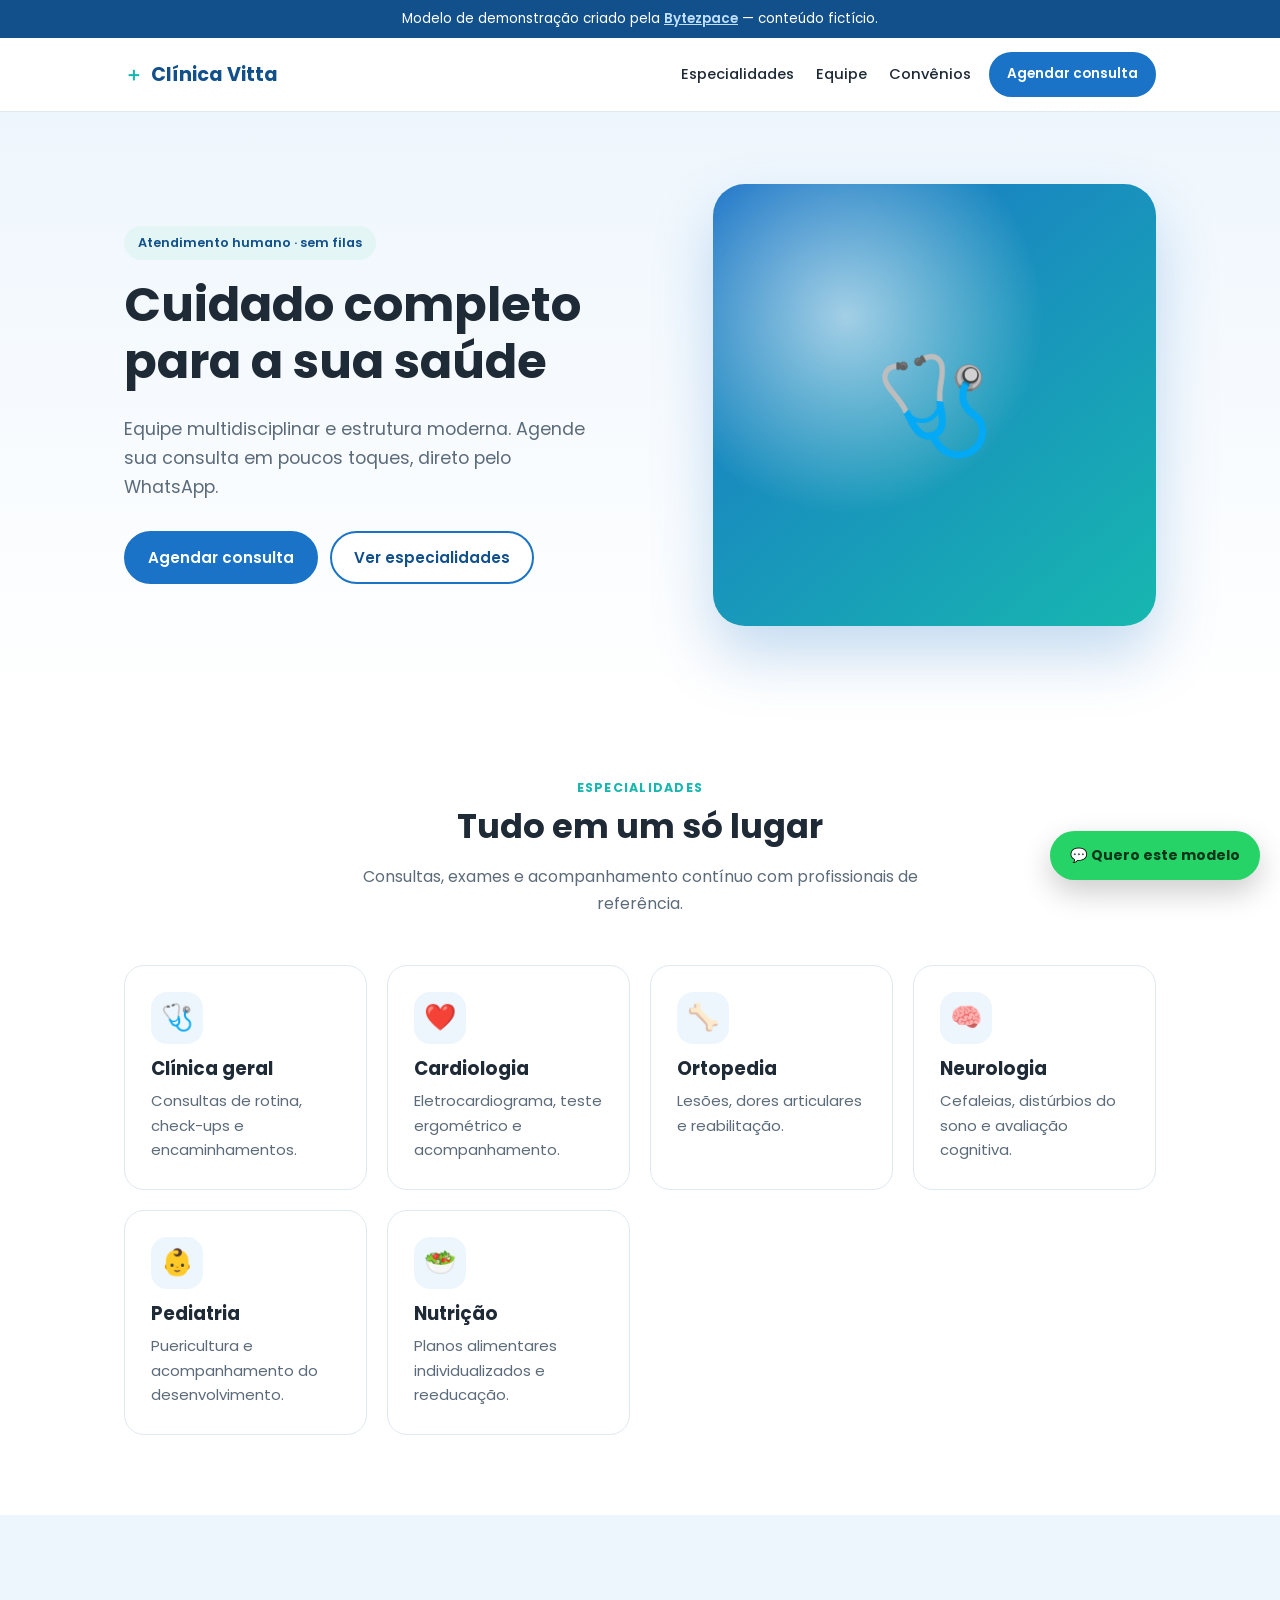
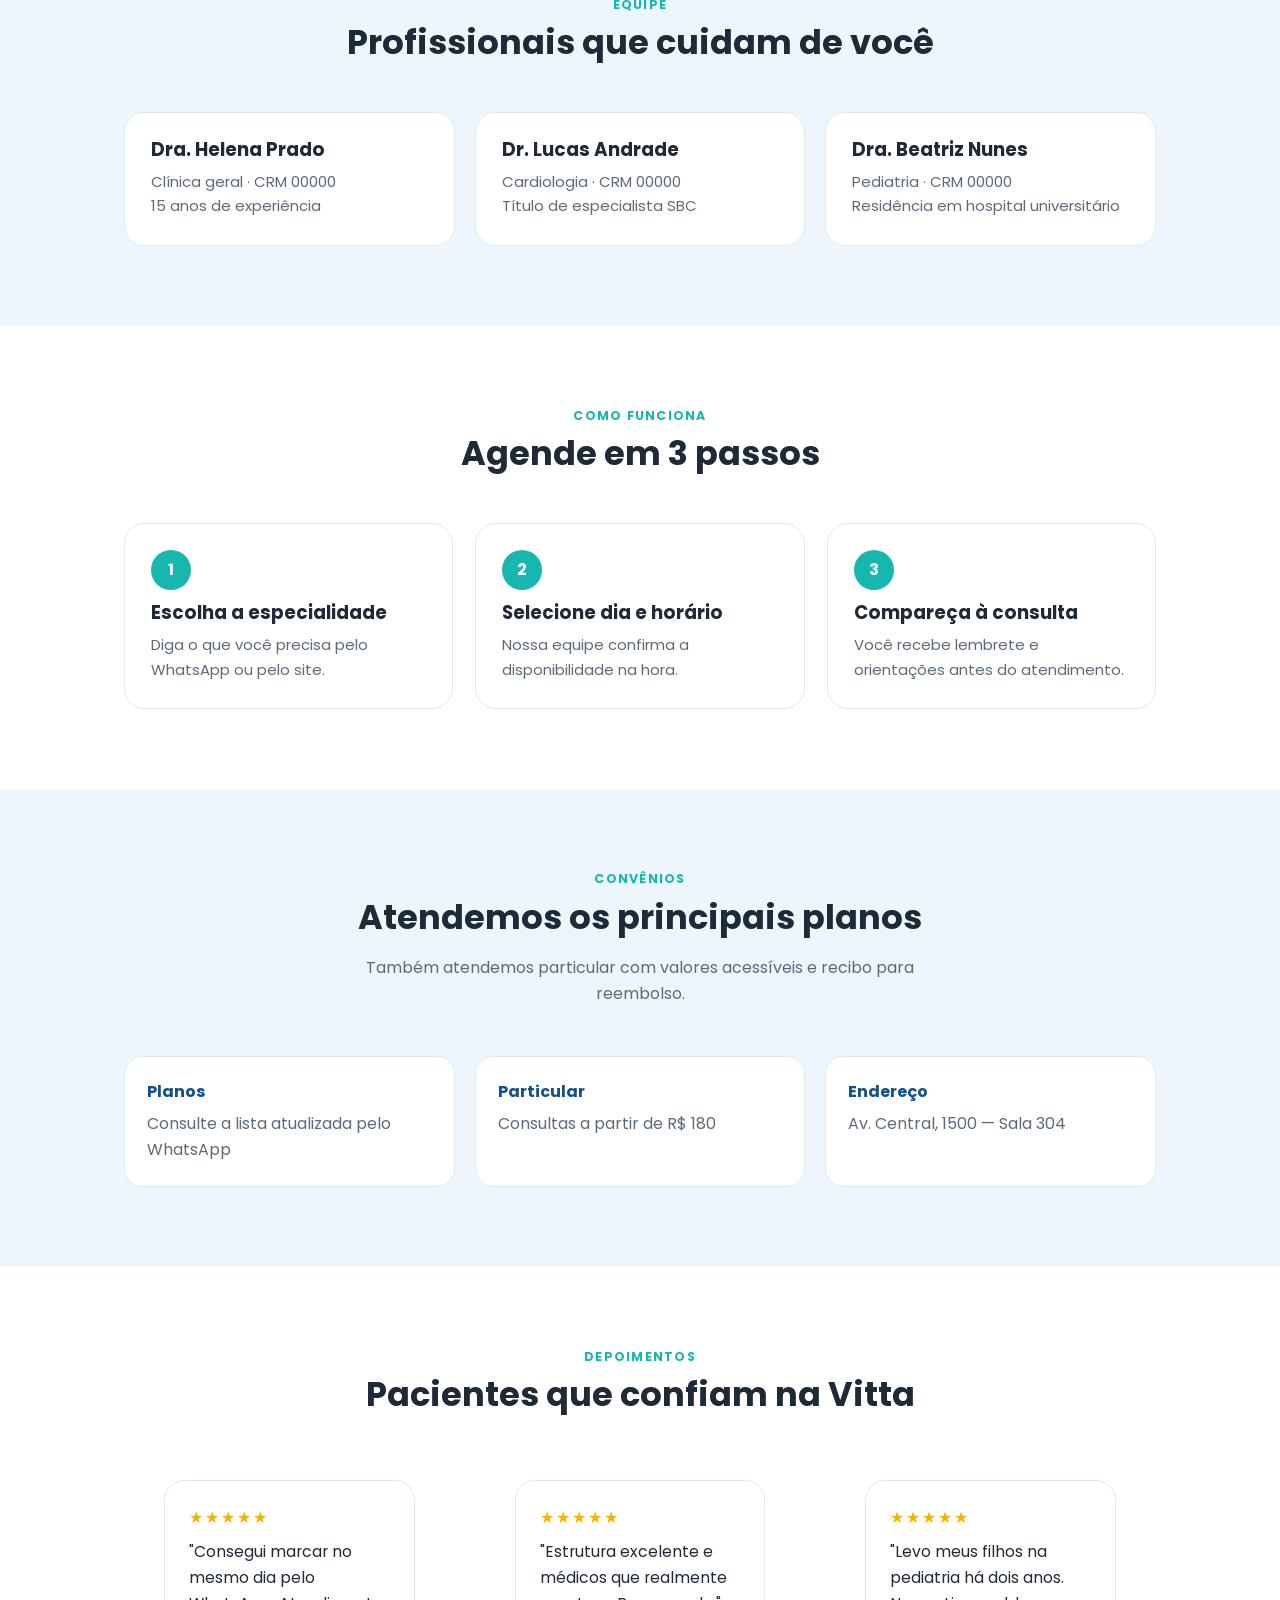
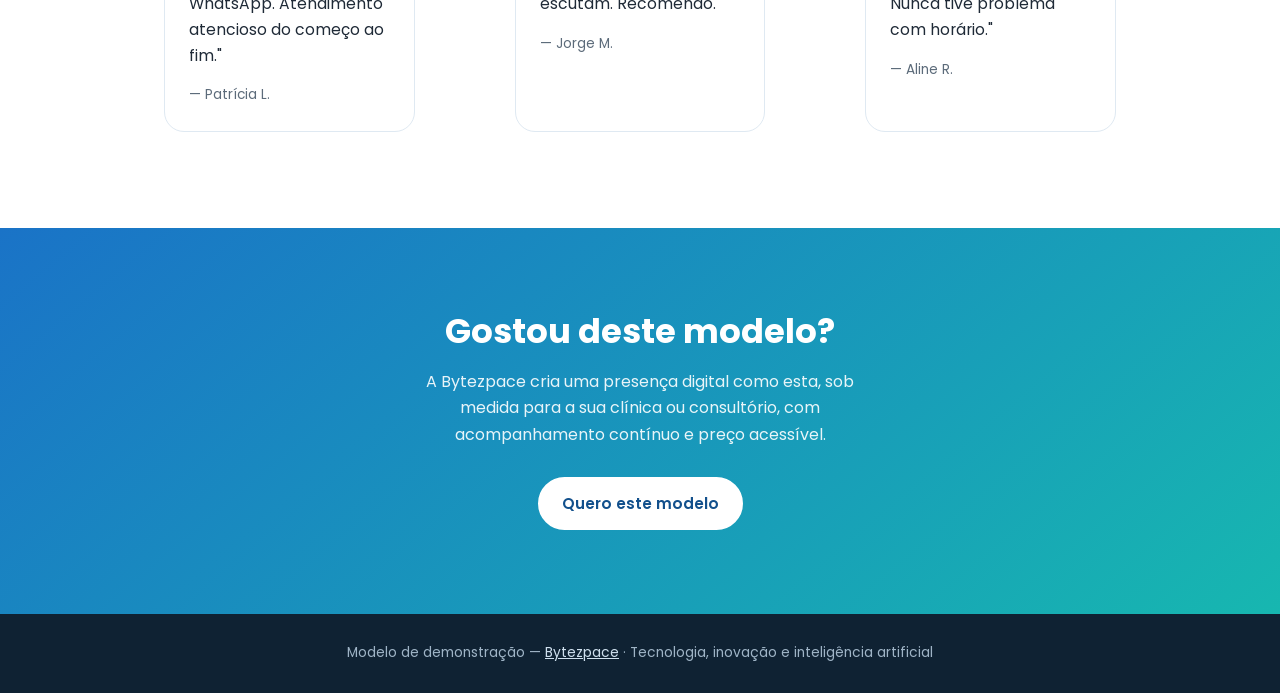
<file: modelos/clinica.html>
<!DOCTYPE html>
<html lang="pt-BR">

<head>
  <meta charset="UTF-8">
  <meta name="viewport" content="width=device-width, initial-scale=1.0">
  <title>Clínica Vitta — Modelo de site para clínicas e consultórios | Bytezpace</title>
  <meta name="description"
    content="Modelo de site para clínicas e consultórios criado pela Bytezpace: especialidades, equipe e agendamento de consultas.">
  <link rel="canonical" href="https://bytezpace.com.br/modelos/clinica.html">
  <meta name="robots" content="index, follow">
  <meta name="theme-color" content="#21146a">
  <link rel="icon" href="../assets/img/favicon.png" type="image/png">
  <link rel="stylesheet" href="../assets/css/m-clinica.css">
</head>

<body>
  <div class="demo">
    Modelo de demonstração criado pela <a href="../index.html">Bytezpace</a> — conteúdo fictício.
  </div>

  <header class="top">
    <div class="top__in">
      <a class="brand" href="#top">Clínica Vitta</a>
      <nav>
        <a href="#especialidades">Especialidades</a>
        <a href="#equipe">Equipe</a>
        <a href="#convenios">Convênios</a>
      </nav>
      <a class="btn btn--solid btn--sm"
        href="javascript:void(0)" aria-disabled="true">Agendar consulta</a>
    </div>
  </header>

  <main id="top">
    <section class="hero">
      <div class="wrap hero__in">
        <div>
          <span class="badge">Atendimento humano · sem filas</span>
          <h1>Cuidado completo para a sua saúde</h1>
          <p>Equipe multidisciplinar e estrutura moderna. Agende sua consulta em poucos
            toques, direto pelo WhatsApp.</p>
          <div class="hero__cta">
            <a class="btn btn--solid"
              href="javascript:void(0)" aria-disabled="true">Agendar consulta</a>
            <a class="btn btn--ghost" href="#especialidades">Ver especialidades</a>
          </div>
        </div>
        <div class="hero__art" aria-hidden="true">🩺</div>
      </div>
    </section>

    <section id="especialidades" class="sec">
      <div class="wrap">
        <div class="sec__head">
          <span class="eyebrow">Especialidades</span>
          <h2>Tudo em um só lugar</h2>
          <p>Consultas, exames e acompanhamento contínuo com profissionais de referência.</p>
        </div>
        <div class="grid">
          <div class="card">
            <div class="card__ic">🩺</div>
            <h3>Clínica geral</h3>
            <p>Consultas de rotina, check-ups e encaminhamentos.</p>
          </div>
          <div class="card">
            <div class="card__ic">❤️</div>
            <h3>Cardiologia</h3>
            <p>Eletrocardiograma, teste ergométrico e acompanhamento.</p>
          </div>
          <div class="card">
            <div class="card__ic">🦴</div>
            <h3>Ortopedia</h3>
            <p>Lesões, dores articulares e reabilitação.</p>
          </div>
          <div class="card">
            <div class="card__ic">🧠</div>
            <h3>Neurologia</h3>
            <p>Cefaleias, distúrbios do sono e avaliação cognitiva.</p>
          </div>
          <div class="card">
            <div class="card__ic">👶</div>
            <h3>Pediatria</h3>
            <p>Puericultura e acompanhamento do desenvolvimento.</p>
          </div>
          <div class="card">
            <div class="card__ic">🥗</div>
            <h3>Nutrição</h3>
            <p>Planos alimentares individualizados e reeducação.</p>
          </div>
        </div>
      </div>
    </section>

    <section id="equipe" class="sec sec--tint">
      <div class="wrap">
        <div class="sec__head">
          <span class="eyebrow">Equipe</span>
          <h2>Profissionais que cuidam de você</h2>
        </div>
        <div class="grid">
          <div class="card">
            <h3>Dra. Helena Prado</h3>
            <p>Clínica geral · CRM 00000<br>15 anos de experiência</p>
          </div>
          <div class="card">
            <h3>Dr. Lucas Andrade</h3>
            <p>Cardiologia · CRM 00000<br>Título de especialista SBC</p>
          </div>
          <div class="card">
            <h3>Dra. Beatriz Nunes</h3>
            <p>Pediatria · CRM 00000<br>Residência em hospital universitário</p>
          </div>
        </div>
      </div>
    </section>

    <section class="sec">
      <div class="wrap">
        <div class="sec__head">
          <span class="eyebrow">Como funciona</span>
          <h2>Agende em 3 passos</h2>
        </div>
        <div class="steps">
          <div class="step">
            <div class="step__n">1</div>
            <h3>Escolha a especialidade</h3>
            <p>Diga o que você precisa pelo WhatsApp ou pelo site.</p>
          </div>
          <div class="step">
            <div class="step__n">2</div>
            <h3>Selecione dia e horário</h3>
            <p>Nossa equipe confirma a disponibilidade na hora.</p>
          </div>
          <div class="step">
            <div class="step__n">3</div>
            <h3>Compareça à consulta</h3>
            <p>Você recebe lembrete e orientações antes do atendimento.</p>
          </div>
        </div>
      </div>
    </section>

    <section id="convenios" class="sec sec--tint">
      <div class="wrap">
        <div class="sec__head">
          <span class="eyebrow">Convênios</span>
          <h2>Atendemos os principais planos</h2>
          <p>Também atendemos particular com valores acessíveis e recibo para reembolso.</p>
        </div>
        <div class="info">
          <div><strong>Planos</strong>Consulte a lista atualizada pelo WhatsApp</div>
          <div><strong>Particular</strong>Consultas a partir de R$ 180</div>
          <div><strong>Endereço</strong>Av. Central, 1500 — Sala 304</div>
        </div>
      </div>
    </section>

    <section class="sec">
      <div class="wrap">
        <div class="sec__head">
          <span class="eyebrow">Depoimentos</span>
          <h2>Pacientes que confiam na Vitta</h2>
        </div>
        <div class="quotes">
          <figure class="quote">
            <div class="stars">★★★★★</div>
            <p>"Consegui marcar no mesmo dia pelo WhatsApp. Atendimento atencioso do começo
              ao fim."</p>
            <footer>— Patrícia L.</footer>
          </figure>
          <figure class="quote">
            <div class="stars">★★★★★</div>
            <p>"Estrutura excelente e médicos que realmente escutam. Recomendo."</p>
            <footer>— Jorge M.</footer>
          </figure>
          <figure class="quote">
            <div class="stars">★★★★★</div>
            <p>"Levo meus filhos na pediatria há dois anos. Nunca tive problema com horário."</p>
            <footer>— Aline R.</footer>
          </figure>
        </div>
      </div>
    </section>

    <section class="end">
      <h2>Gostou deste modelo?</h2>
      <p>A Bytezpace cria uma presença digital como esta, sob medida para a sua clínica ou
        consultório, com acompanhamento contínuo e preço acessível.</p>
      <a class="btn"
        href="https://wa.me/5561998340338?text=Quero%20um%20site%20para%20minha%20empresa%0AModelo%3A%20Cl%C3%ADnica%20Vitta%0ANome%20da%20empresa%3A%20%0ADescri%C3%A7%C3%A3o%20do%20site%3A%20%0ALista%20de%20imagens%20se%20houver%3A%20" target="_blank" rel="noopener">Quero este modelo</a>
    </section>
  </main>

  <footer class="foot">
    Modelo de demonstração — <a href="../index.html">Bytezpace</a> · Tecnologia, inovação e inteligência artificial
  </footer>

  <a class="float"
    href="https://wa.me/5561998340338?text=Quero%20um%20site%20para%20minha%20empresa%0AModelo%3A%20Cl%C3%ADnica%20Vitta%0ANome%20da%20empresa%3A%20%0ADescri%C3%A7%C3%A3o%20do%20site%3A%20%0ALista%20de%20imagens%20se%20houver%3A%20" target="_blank" rel="noopener">💬 Quero este modelo</a>
</body>

</html>
</file>
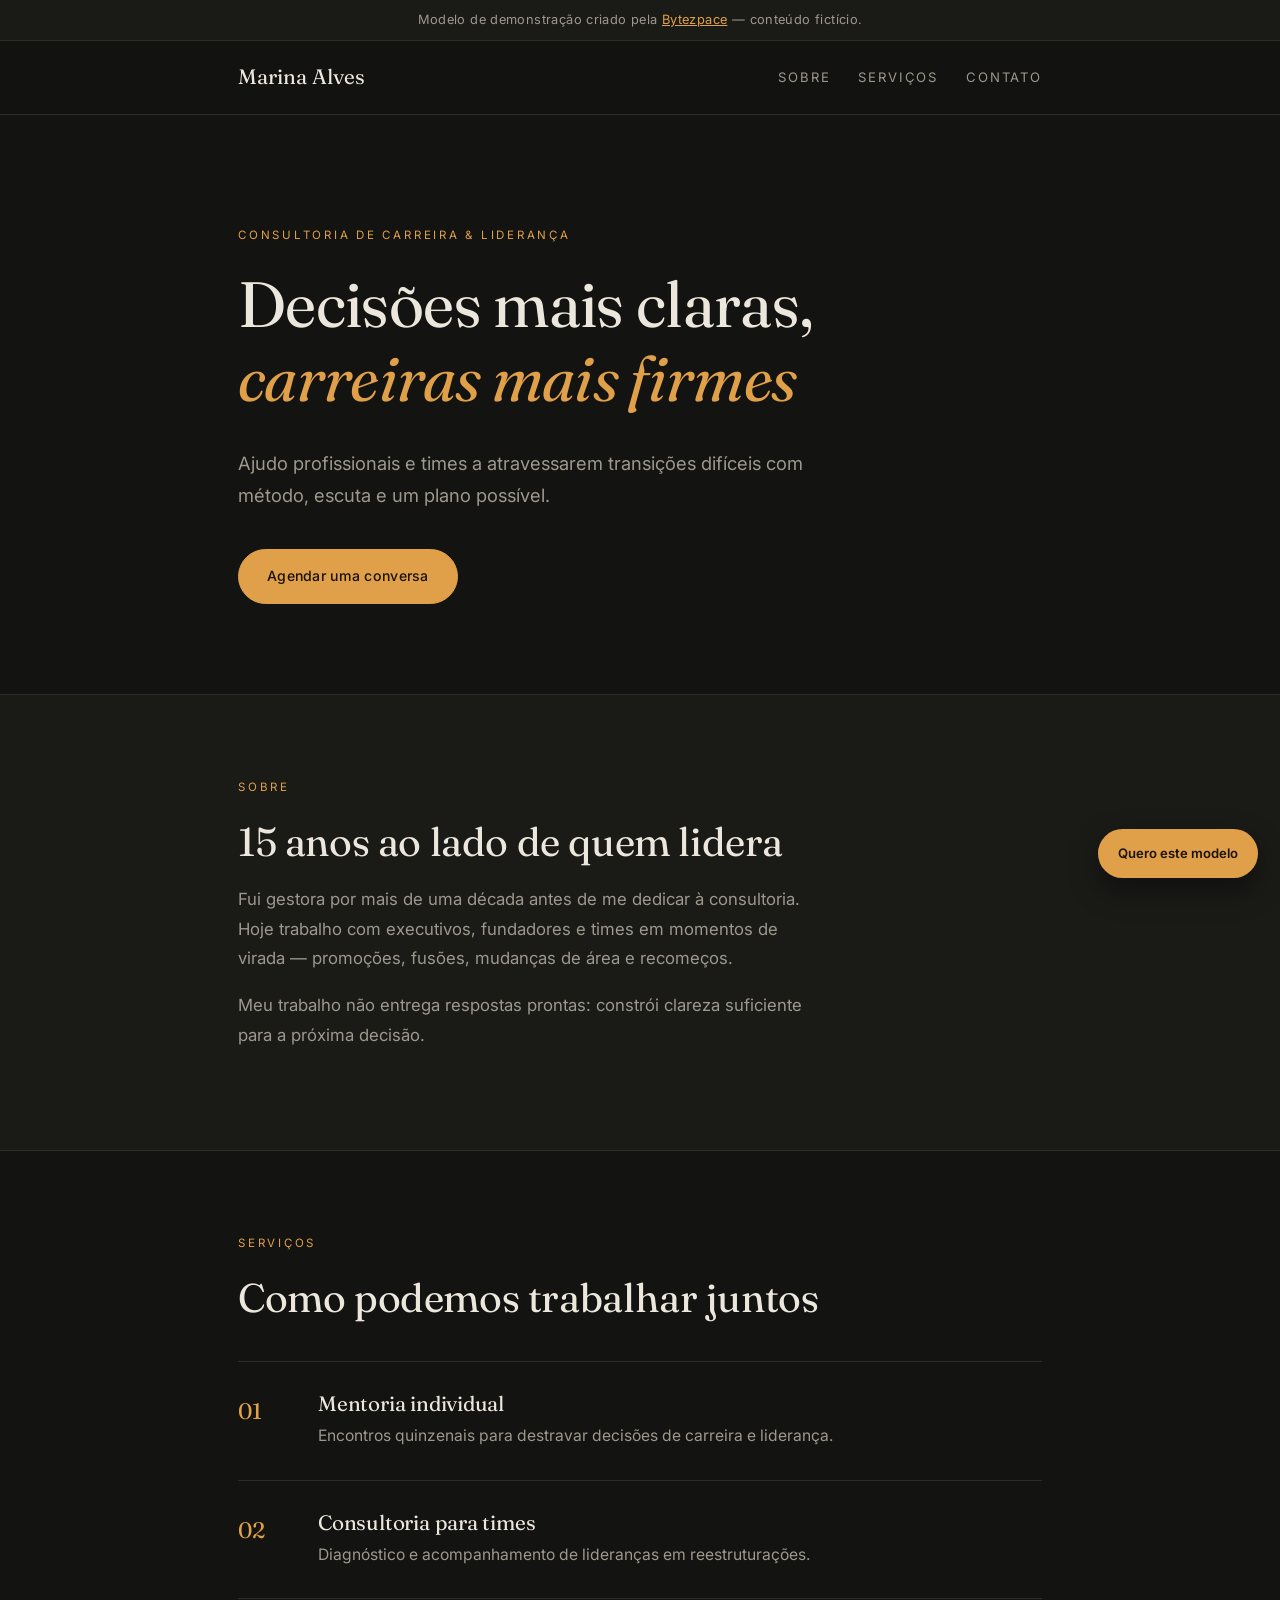
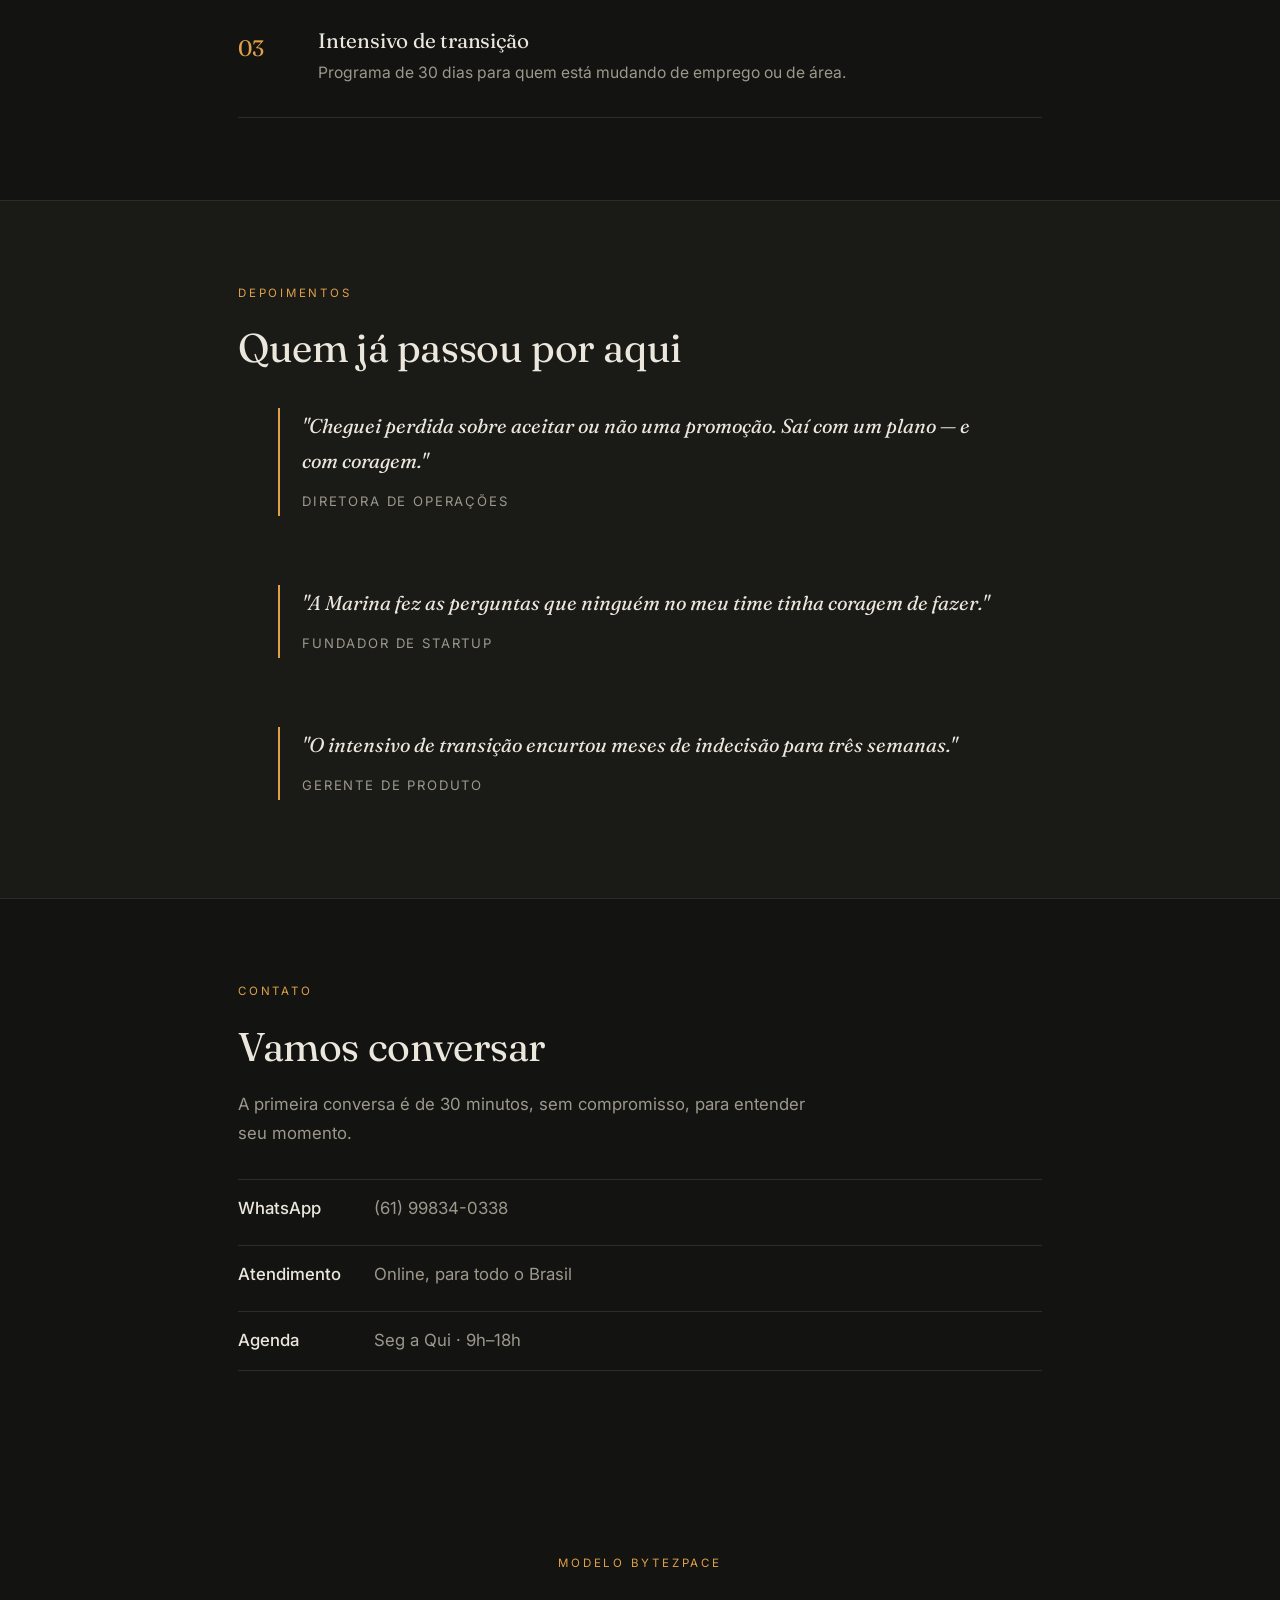
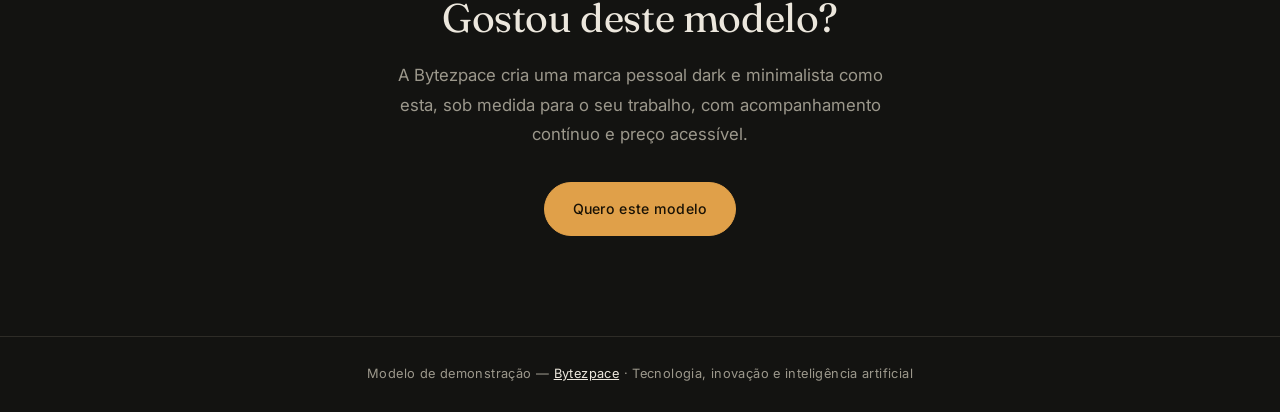
<file: modelos/consultoria.html>
<!DOCTYPE html>
<html lang="pt-BR">

<head>
  <meta charset="UTF-8">
  <meta name="viewport" content="width=device-width, initial-scale=1.0">
  <title>Marina Alves — Modelo de site dark para consultores | Bytezpace</title>
  <meta name="description"
    content="Modelo de site para consultores e profissionais liberais criado pela Bytezpace: sobre, serviços e contato.">
  <link rel="canonical" href="https://bytezpace.com.br/modelos/consultoria.html">
  <meta name="robots" content="index, follow">
  <meta name="theme-color" content="#21146a">
  <link rel="icon" href="../assets/img/favicon.png" type="image/png">
  <link rel="stylesheet" href="../assets/css/m-consultoria.css">
</head>

<body>
  <div class="demo">
    Modelo de demonstração criado pela <a href="../index.html">Bytezpace</a> — conteúdo fictício.
  </div>

  <header class="top">
    <div class="top__in">
      <a class="brand" href="#top">Marina Alves</a>
      <nav>
        <a href="#sobre">Sobre</a>
        <a href="#servicos">Serviços</a>
        <a href="#contato">Contato</a>
      </nav>
    </div>
  </header>

  <main id="top">
    <section class="hero">
      <div class="wrap">
        <span class="label">Consultoria de carreira &amp; liderança</span>
        <h1>Decisões mais claras, <em>carreiras mais firmes</em></h1>
        <p>Ajudo profissionais e times a atravessarem transições difíceis com método,
          escuta e um plano possível.</p>
        <a class="btn btn--amber"
          href="javascript:void(0)" aria-disabled="true">Agendar uma conversa</a>
      </div>
    </section>

    <section id="sobre" class="sec sec--alt">
      <div class="wrap">
        <span class="label">Sobre</span>
        <h2>15 anos ao lado de quem lidera</h2>
        <p class="sec__lead">Fui gestora por mais de uma década antes de me dedicar à
          consultoria. Hoje trabalho com executivos, fundadores e times em momentos de
          virada — promoções, fusões, mudanças de área e recomeços.</p>
        <p class="sec__lead">Meu trabalho não entrega respostas prontas: constrói clareza
          suficiente para a próxima decisão.</p>
      </div>
    </section>

    <section id="servicos" class="sec">
      <div class="wrap">
        <span class="label">Serviços</span>
        <h2>Como podemos trabalhar juntos</h2>
        <div class="svc">
          <div class="svc__item">
            <span class="svc__n">01</span>
            <div>
              <h3>Mentoria individual</h3>
              <p>Encontros quinzenais para destravar decisões de carreira e liderança.</p>
            </div>
          </div>
          <div class="svc__item">
            <span class="svc__n">02</span>
            <div>
              <h3>Consultoria para times</h3>
              <p>Diagnóstico e acompanhamento de lideranças em reestruturações.</p>
            </div>
          </div>
          <div class="svc__item">
            <span class="svc__n">03</span>
            <div>
              <h3>Intensivo de transição</h3>
              <p>Programa de 30 dias para quem está mudando de emprego ou de área.</p>
            </div>
          </div>
        </div>
      </div>
    </section>

    <section class="sec sec--alt">
      <div class="wrap">
        <span class="label">Depoimentos</span>
        <h2>Quem já passou por aqui</h2>
        <div class="quotes">
          <blockquote class="quote">
            <p>"Cheguei perdida sobre aceitar ou não uma promoção. Saí com um plano — e com
              coragem."</p>
            <cite>Diretora de operações</cite>
          </blockquote>
          <blockquote class="quote">
            <p>"A Marina fez as perguntas que ninguém no meu time tinha coragem de fazer."</p>
            <cite>Fundador de startup</cite>
          </blockquote>
          <blockquote class="quote">
            <p>"O intensivo de transição encurtou meses de indecisão para três semanas."</p>
            <cite>Gerente de produto</cite>
          </blockquote>
        </div>
      </div>
    </section>

    <section id="contato" class="sec">
      <div class="wrap">
        <span class="label">Contato</span>
        <h2>Vamos conversar</h2>
        <p class="sec__lead">A primeira conversa é de 30 minutos, sem compromisso, para
          entender seu momento.</p>
        <div class="contact">
          <div><strong>WhatsApp</strong>(61) 99834-0338</div>
          <div><strong>Atendimento</strong>Online, para todo o Brasil</div>
          <div><strong>Agenda</strong>Seg a Qui · 9h–18h</div>
        </div>
      </div>
    </section>

    <section class="end">
      <div class="wrap">
        <span class="label">Modelo Bytezpace</span>
        <h2>Gostou deste modelo?</h2>
        <p>A Bytezpace cria uma marca pessoal dark e minimalista como esta, sob medida para
          o seu trabalho, com acompanhamento contínuo e preço acessível.</p>
        <a class="btn btn--amber"
          href="https://wa.me/5561998340338?text=Quero%20um%20site%20para%20minha%20empresa%0AModelo%3A%20Marina%20Alves%0ANome%20da%20empresa%3A%20%0ADescri%C3%A7%C3%A3o%20do%20site%3A%20%0ALista%20de%20imagens%20se%20houver%3A%20" target="_blank" rel="noopener">Quero este modelo</a>
      </div>
    </section>
  </main>

  <footer class="foot">
    Modelo de demonstração — <a href="../index.html">Bytezpace</a> · Tecnologia, inovação e inteligência artificial
  </footer>

  <a class="float"
    href="https://wa.me/5561998340338?text=Quero%20um%20site%20para%20minha%20empresa%0AModelo%3A%20Marina%20Alves%0ANome%20da%20empresa%3A%20%0ADescri%C3%A7%C3%A3o%20do%20site%3A%20%0ALista%20de%20imagens%20se%20houver%3A%20" target="_blank" rel="noopener">Quero este modelo</a>
</body>

</html>
</file>
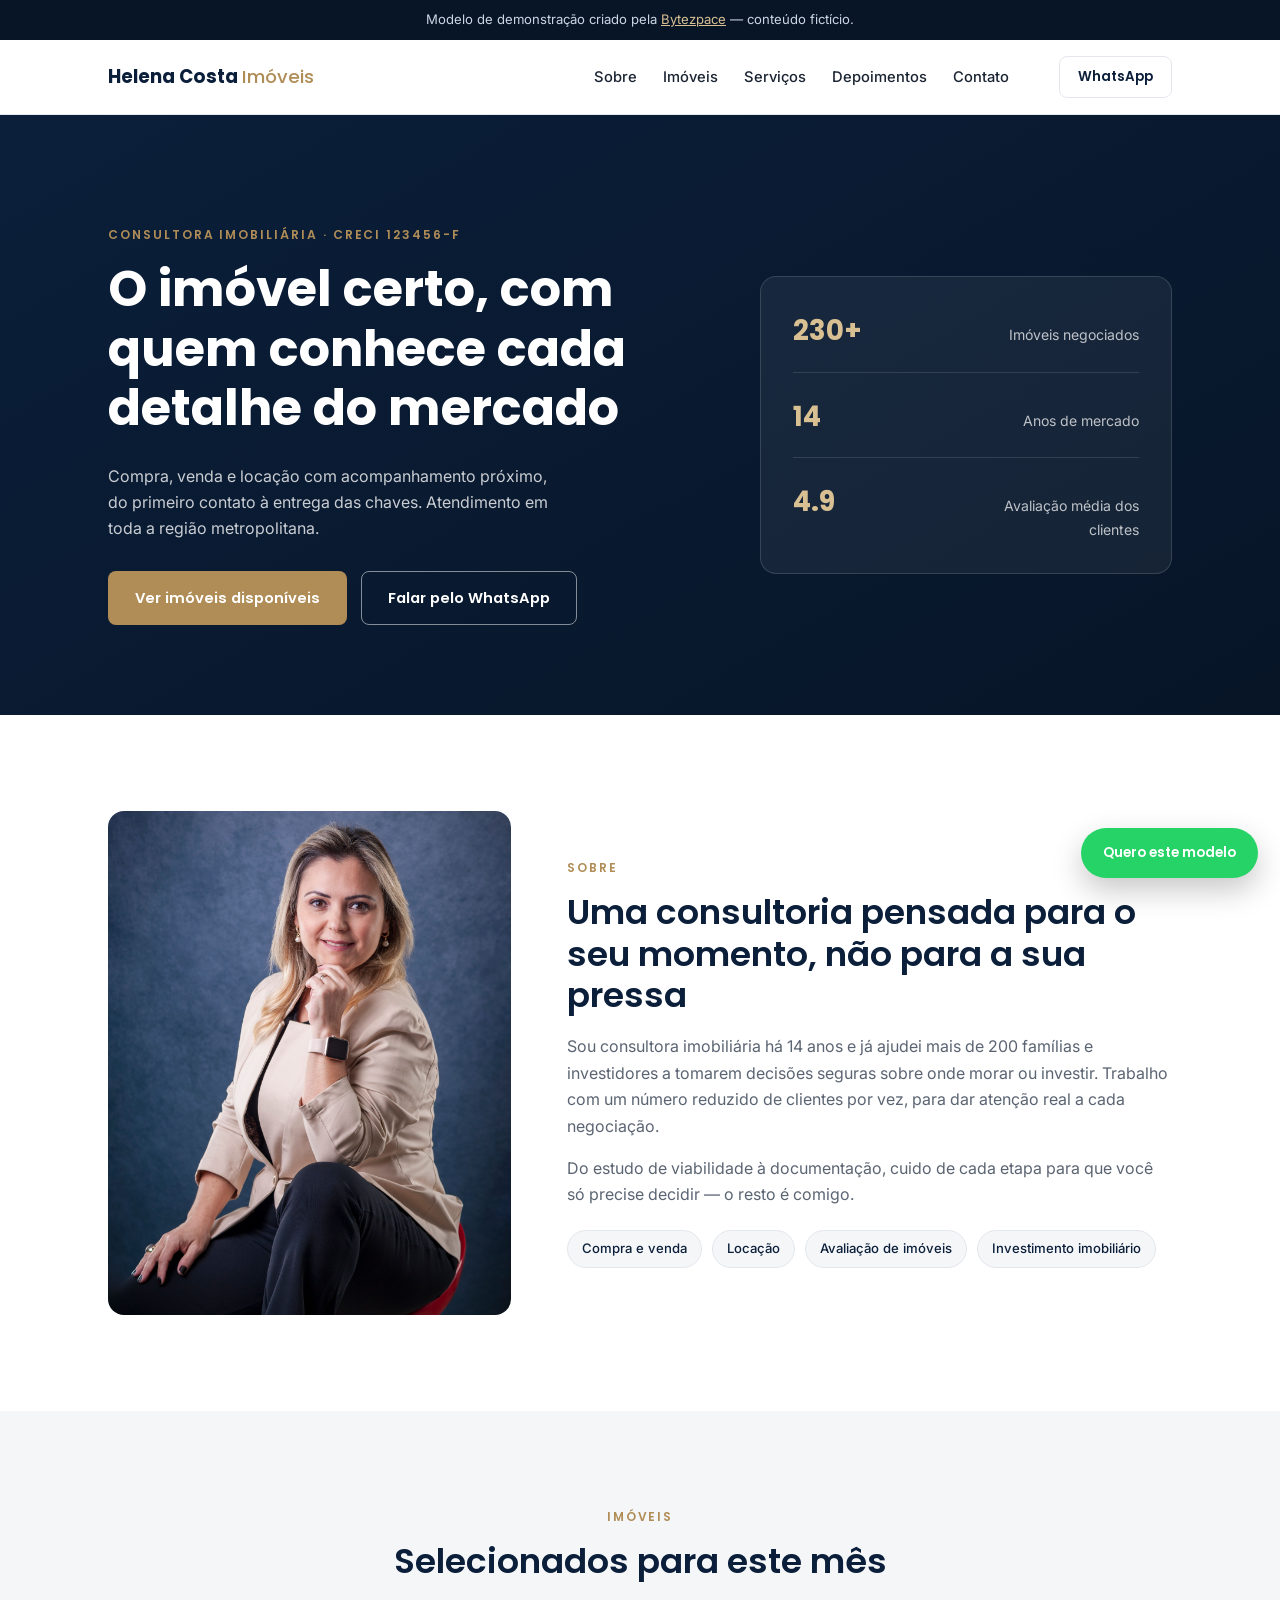
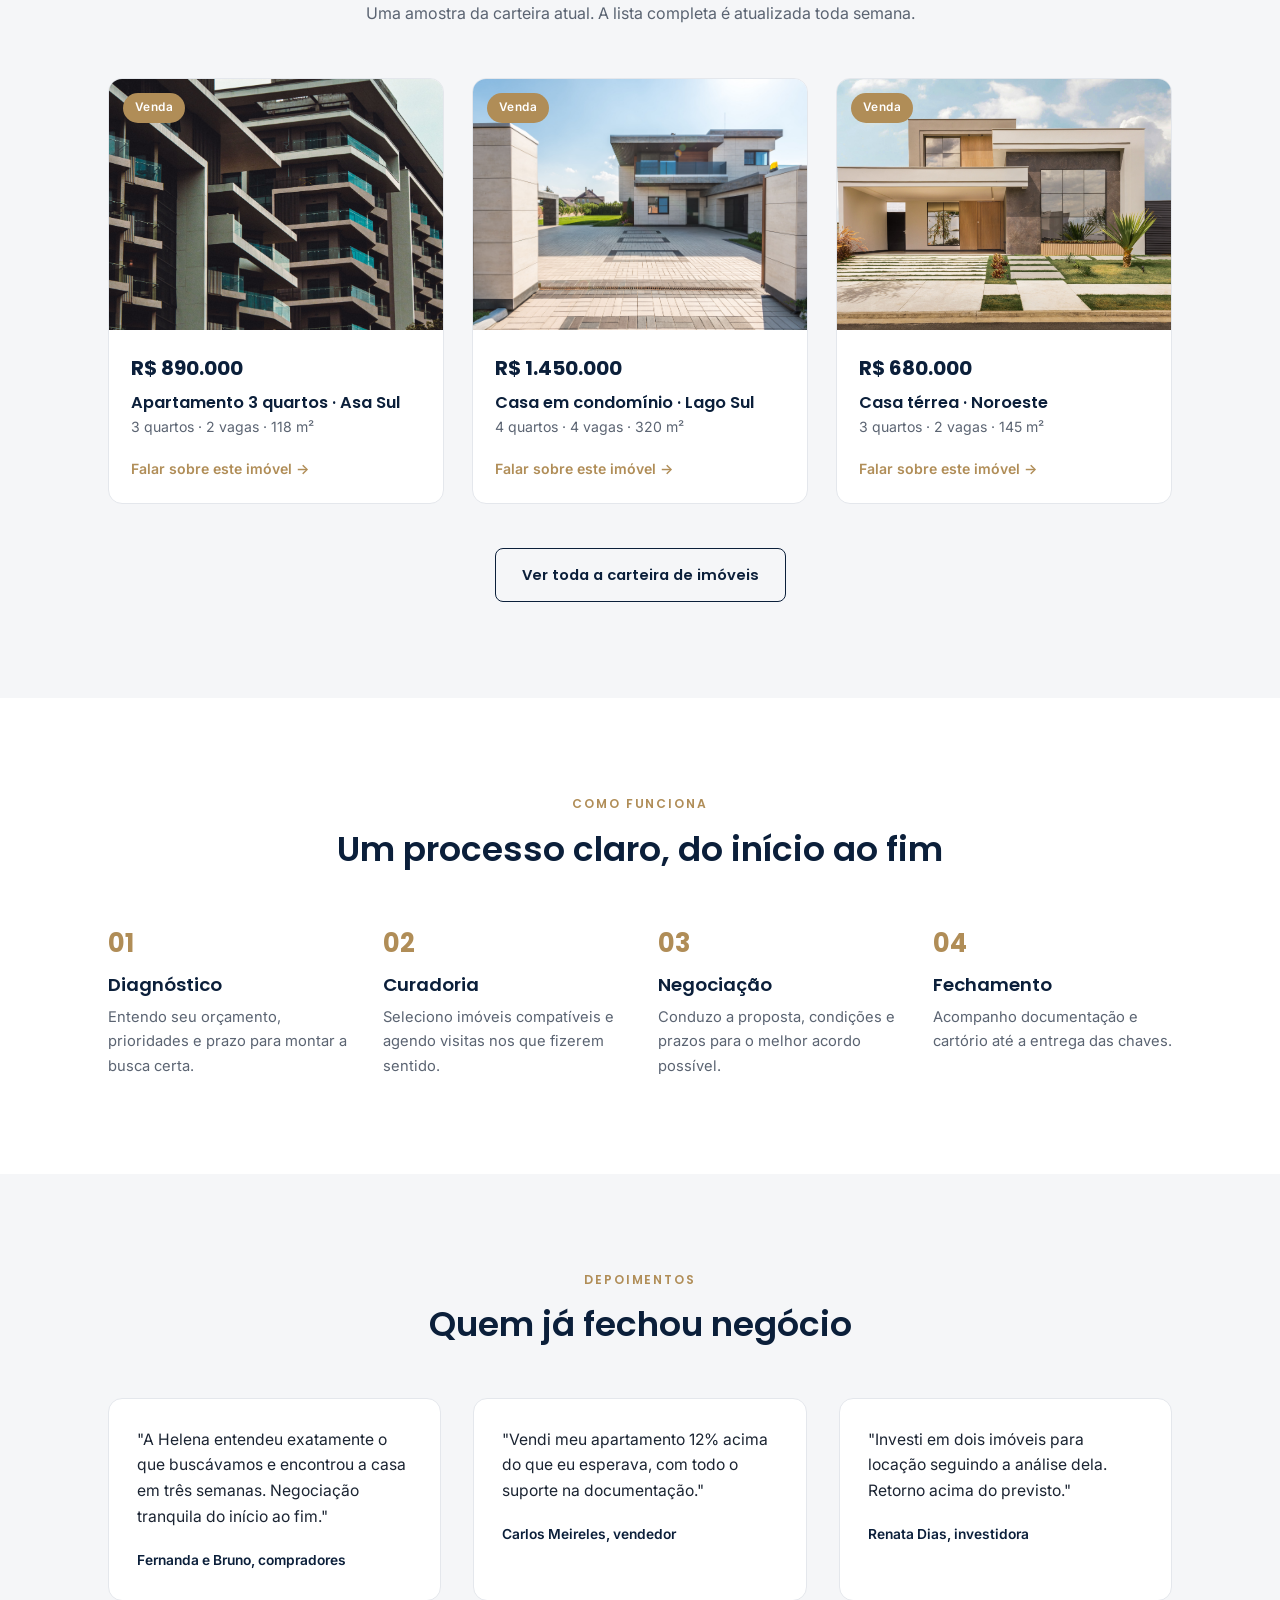
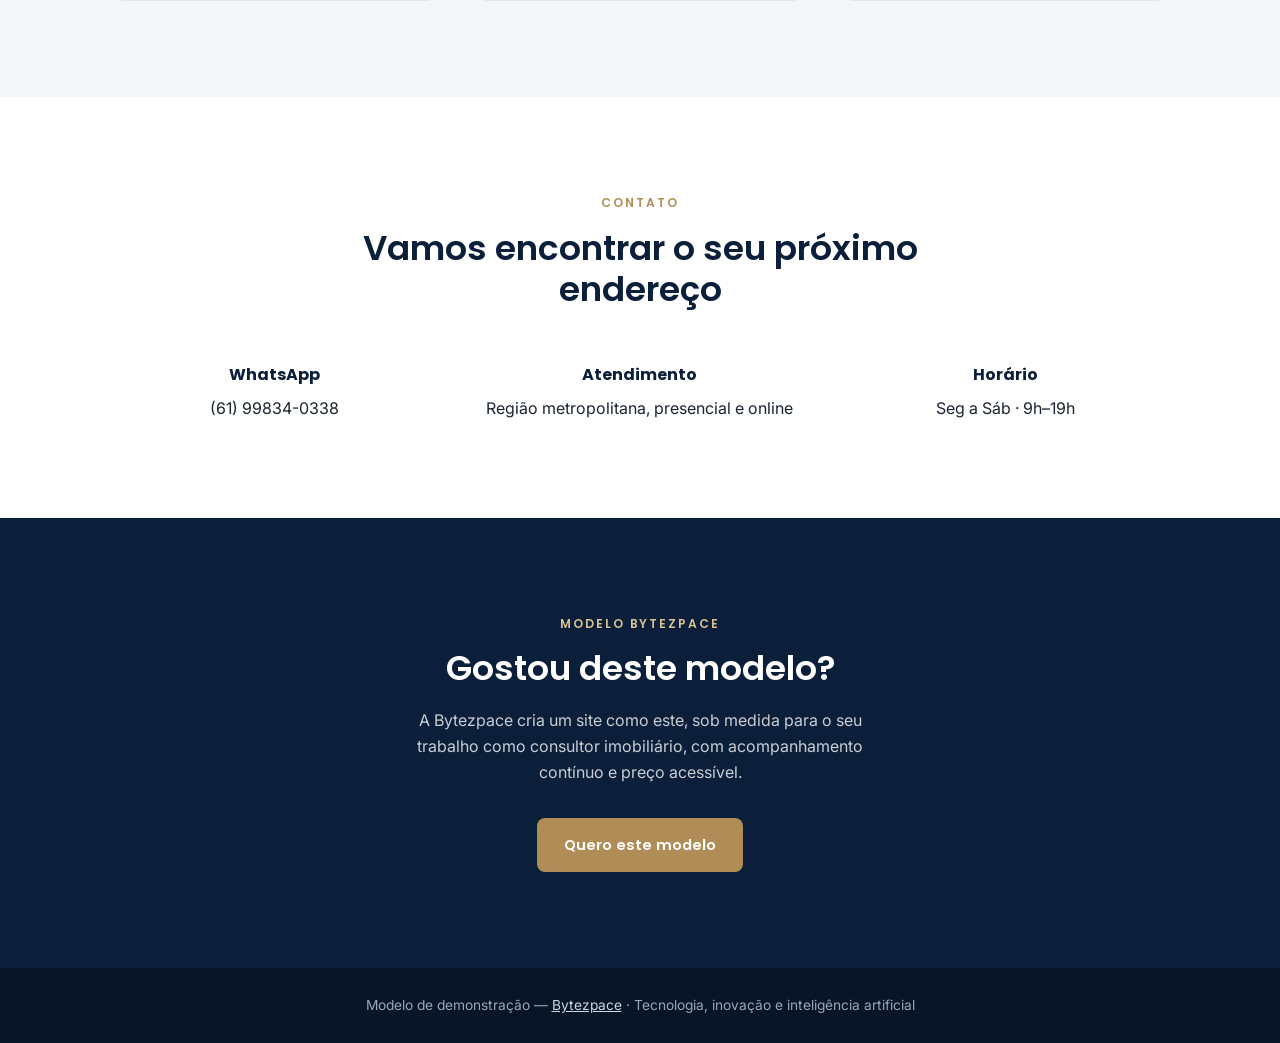
<file: modelos/imobiliaria.html>
<!DOCTYPE html>
<html lang="pt-BR">

<head>
  <meta charset="UTF-8">
  <meta name="viewport" content="width=device-width, initial-scale=1.0">
  <title>Helena Costa Imóveis — Modelo de site para consultores imobiliários | Bytezpace</title>
  <meta name="description"
    content="Modelo de site para consultores imobiliários criado pela Bytezpace: imóveis em destaque, serviços, depoimentos e contato pelo WhatsApp.">
  <link rel="canonical" href="https://bytezpace.com.br/modelos/imobiliaria.html">
  <meta name="robots" content="index, follow">
  <meta name="theme-color" content="#0b1f3a">
  <link rel="icon" href="../assets/img/favicon.png" type="image/png">
  <link rel="stylesheet" href="../assets/css/m-imobiliaria.css">
</head>

<body>
  <div class="demo">
    Modelo de demonstração criado pela <a href="../index.html">Bytezpace</a> — conteúdo fictício.
  </div>

  <header class="top">
    <div class="top__in">
      <a class="brand" href="#top">Helena Costa <span>Imóveis</span></a>
      <nav>
        <a href="#sobre">Sobre</a>
        <a href="#imoveis">Imóveis</a>
        <a href="#servicos">Serviços</a>
        <a href="#depoimentos">Depoimentos</a>
        <a href="#contato">Contato</a>
      </nav>
      <a class="btn btn--ghost btn--sm"
        href="javascript:void(0)" aria-disabled="true">WhatsApp</a>
    </div>
  </header>

  <main id="top">
    <section class="hero">
      <div class="wrap hero__in">
        <div class="hero__text">
          <span class="kicker">Consultora imobiliária · CRECI 123456-F</span>
          <h1>O imóvel certo, com quem conhece cada detalhe do mercado</h1>
          <p>Compra, venda e locação com acompanhamento próximo, do primeiro contato à
            entrega das chaves. Atendimento em toda a região metropolitana.</p>
          <div class="hero__cta">
            <a class="btn btn--solid" href="#imoveis">Ver imóveis disponíveis</a>
            <a class="btn btn--outline-light"
              href="javascript:void(0)" aria-disabled="true">Falar pelo WhatsApp</a>
          </div>
        </div>
        <div class="hero__card">
          <div class="hero__stat">
            <strong>230+</strong>
            <span>Imóveis negociados</span>
          </div>
          <div class="hero__stat">
            <strong>14</strong>
            <span>Anos de mercado</span>
          </div>
          <div class="hero__stat">
            <strong>4.9</strong>
            <span>Avaliação média dos clientes</span>
          </div>
        </div>
      </div>
    </section>

    <section id="sobre" class="sec">
      <div class="wrap sobre">
        <div class="sobre__photo">
          <img src="../assets/img/consultora.jpg" alt="Retrato de Helena Costa, consultora imobiliária" loading="lazy">
        </div>
        <div class="sobre__text">
          <span class="kicker">Sobre</span>
          <h2>Uma consultoria pensada para o seu momento, não para a sua pressa</h2>
          <p>Sou consultora imobiliária há 14 anos e já ajudei mais de 200 famílias e
            investidores a tomarem decisões seguras sobre onde morar ou investir. Trabalho
            com um número reduzido de clientes por vez, para dar atenção real a cada
            negociação.</p>
          <p>Do estudo de viabilidade à documentação, cuido de cada etapa para que você
            só precise decidir — o resto é comigo.</p>
          <div class="sobre__tags">
            <span>Compra e venda</span>
            <span>Locação</span>
            <span>Avaliação de imóveis</span>
            <span>Investimento imobiliário</span>
          </div>
        </div>
      </div>
    </section>

    <section id="imoveis" class="sec sec--alt">
      <div class="wrap">
        <div class="sec__head">
          <span class="kicker">Imóveis</span>
          <h2>Selecionados para este mês</h2>
          <p>Uma amostra da carteira atual. A lista completa é atualizada toda semana.</p>
        </div>
        <div class="listings">
          <article class="card">
            <div class="card__photo">
              <img src="../assets/img/apt-01.jpg" alt="Fachada de prédio de apartamentos moderno" loading="lazy">
              <span class="card__badge">Venda</span>
            </div>
            <div class="card__body">
              <span class="card__price">R$ 890.000</span>
              <h3>Apartamento 3 quartos · Asa Sul</h3>
              <p class="card__meta">3 quartos · 2 vagas · 118 m²</p>
              <a class="card__link"
                href="javascript:void(0)" aria-disabled="true">Falar sobre este imóvel →</a>
            </div>
          </article>
          <article class="card">
            <div class="card__photo">
              <img src="../assets/img/casa-01.jpg" alt="Casa moderna em condomínio fechado" loading="lazy">
              <span class="card__badge">Venda</span>
            </div>
            <div class="card__body">
              <span class="card__price">R$ 1.450.000</span>
              <h3>Casa em condomínio · Lago Sul</h3>
              <p class="card__meta">4 quartos · 4 vagas · 320 m²</p>
              <a class="card__link"
                href="javascript:void(0)" aria-disabled="true">Falar sobre este imóvel →</a>
            </div>
          </article>
          <article class="card">
            <div class="card__photo">
              <img src="../assets/img/casa-02.jpg" alt="Casa térrea moderna com jardim" loading="lazy">
              <span class="card__badge">Venda</span>
            </div>
            <div class="card__body">
              <span class="card__price">R$ 680.000</span>
              <h3>Casa térrea · Noroeste</h3>
              <p class="card__meta">3 quartos · 2 vagas · 145 m²</p>
              <a class="card__link"
                href="javascript:void(0)" aria-disabled="true">Falar sobre este imóvel →</a>
            </div>
          </article>
        </div>
        <div class="listings__more">
          <a class="btn btn--outline"
            href="javascript:void(0)" aria-disabled="true">Ver toda a carteira de imóveis</a>
        </div>
      </div>
    </section>

    <section id="servicos" class="sec">
      <div class="wrap">
        <div class="sec__head">
          <span class="kicker">Como funciona</span>
          <h2>Um processo claro, do início ao fim</h2>
        </div>
        <div class="steps">
          <div class="step">
            <span class="step__n">01</span>
            <h3>Diagnóstico</h3>
            <p>Entendo seu orçamento, prioridades e prazo para montar a busca certa.</p>
          </div>
          <div class="step">
            <span class="step__n">02</span>
            <h3>Curadoria</h3>
            <p>Seleciono imóveis compatíveis e agendo visitas nos que fizerem sentido.</p>
          </div>
          <div class="step">
            <span class="step__n">03</span>
            <h3>Negociação</h3>
            <p>Conduzo a proposta, condições e prazos para o melhor acordo possível.</p>
          </div>
          <div class="step">
            <span class="step__n">04</span>
            <h3>Fechamento</h3>
            <p>Acompanho documentação e cartório até a entrega das chaves.</p>
          </div>
        </div>
      </div>
    </section>

    <section id="depoimentos" class="sec sec--alt">
      <div class="wrap">
        <div class="sec__head">
          <span class="kicker">Depoimentos</span>
          <h2>Quem já fechou negócio</h2>
        </div>
        <div class="quotes">
          <blockquote>
            <p>"A Helena entendeu exatamente o que buscávamos e encontrou a casa em três
              semanas. Negociação tranquila do início ao fim."</p>
            <cite>Fernanda e Bruno, compradores</cite>
          </blockquote>
          <blockquote>
            <p>"Vendi meu apartamento 12% acima do que eu esperava, com todo o suporte na
              documentação."</p>
            <cite>Carlos Meireles, vendedor</cite>
          </blockquote>
          <blockquote>
            <p>"Investi em dois imóveis para locação seguindo a análise dela. Retorno acima
              do previsto."</p>
            <cite>Renata Dias, investidora</cite>
          </blockquote>
        </div>
      </div>
    </section>

    <section id="contato" class="sec">
      <div class="wrap">
        <div class="sec__head">
          <span class="kicker">Contato</span>
          <h2>Vamos encontrar o seu próximo endereço</h2>
        </div>
        <div class="contact">
          <div><strong>WhatsApp</strong>(61) 99834-0338</div>
          <div><strong>Atendimento</strong>Região metropolitana, presencial e online</div>
          <div><strong>Horário</strong>Seg a Sáb · 9h–19h</div>
        </div>
      </div>
    </section>

    <section class="end">
      <div class="wrap">
        <span class="kicker">Modelo Bytezpace</span>
        <h2>Gostou deste modelo?</h2>
        <p>A Bytezpace cria um site como este, sob medida para o seu trabalho como
          consultor imobiliário, com acompanhamento contínuo e preço acessível.</p>
        <a class="btn btn--solid"
          href="https://wa.me/5561998340338?text=Quero%20um%20site%20para%20minha%20empresa%0AModelo%3A%20Helena%20Costa%20Im%C3%B3veis%0ANome%20da%20empresa%3A%20%0ADescri%C3%A7%C3%A3o%20do%20site%3A%20%0ALista%20de%20imagens%20se%20houver%3A%20" target="_blank" rel="noopener">Quero este modelo</a>
      </div>
    </section>
  </main>

  <footer class="foot">
    Modelo de demonstração — <a href="../index.html">Bytezpace</a> · Tecnologia, inovação e inteligência artificial
  </footer>

  <a class="float"
    href="https://wa.me/5561998340338?text=Quero%20um%20site%20para%20minha%20empresa%0AModelo%3A%20Helena%20Costa%20Im%C3%B3veis%0ANome%20da%20empresa%3A%20%0ADescri%C3%A7%C3%A3o%20do%20site%3A%20%0ALista%20de%20imagens%20se%20houver%3A%20" target="_blank" rel="noopener">Quero este modelo</a>
</body>

</html>
</file>
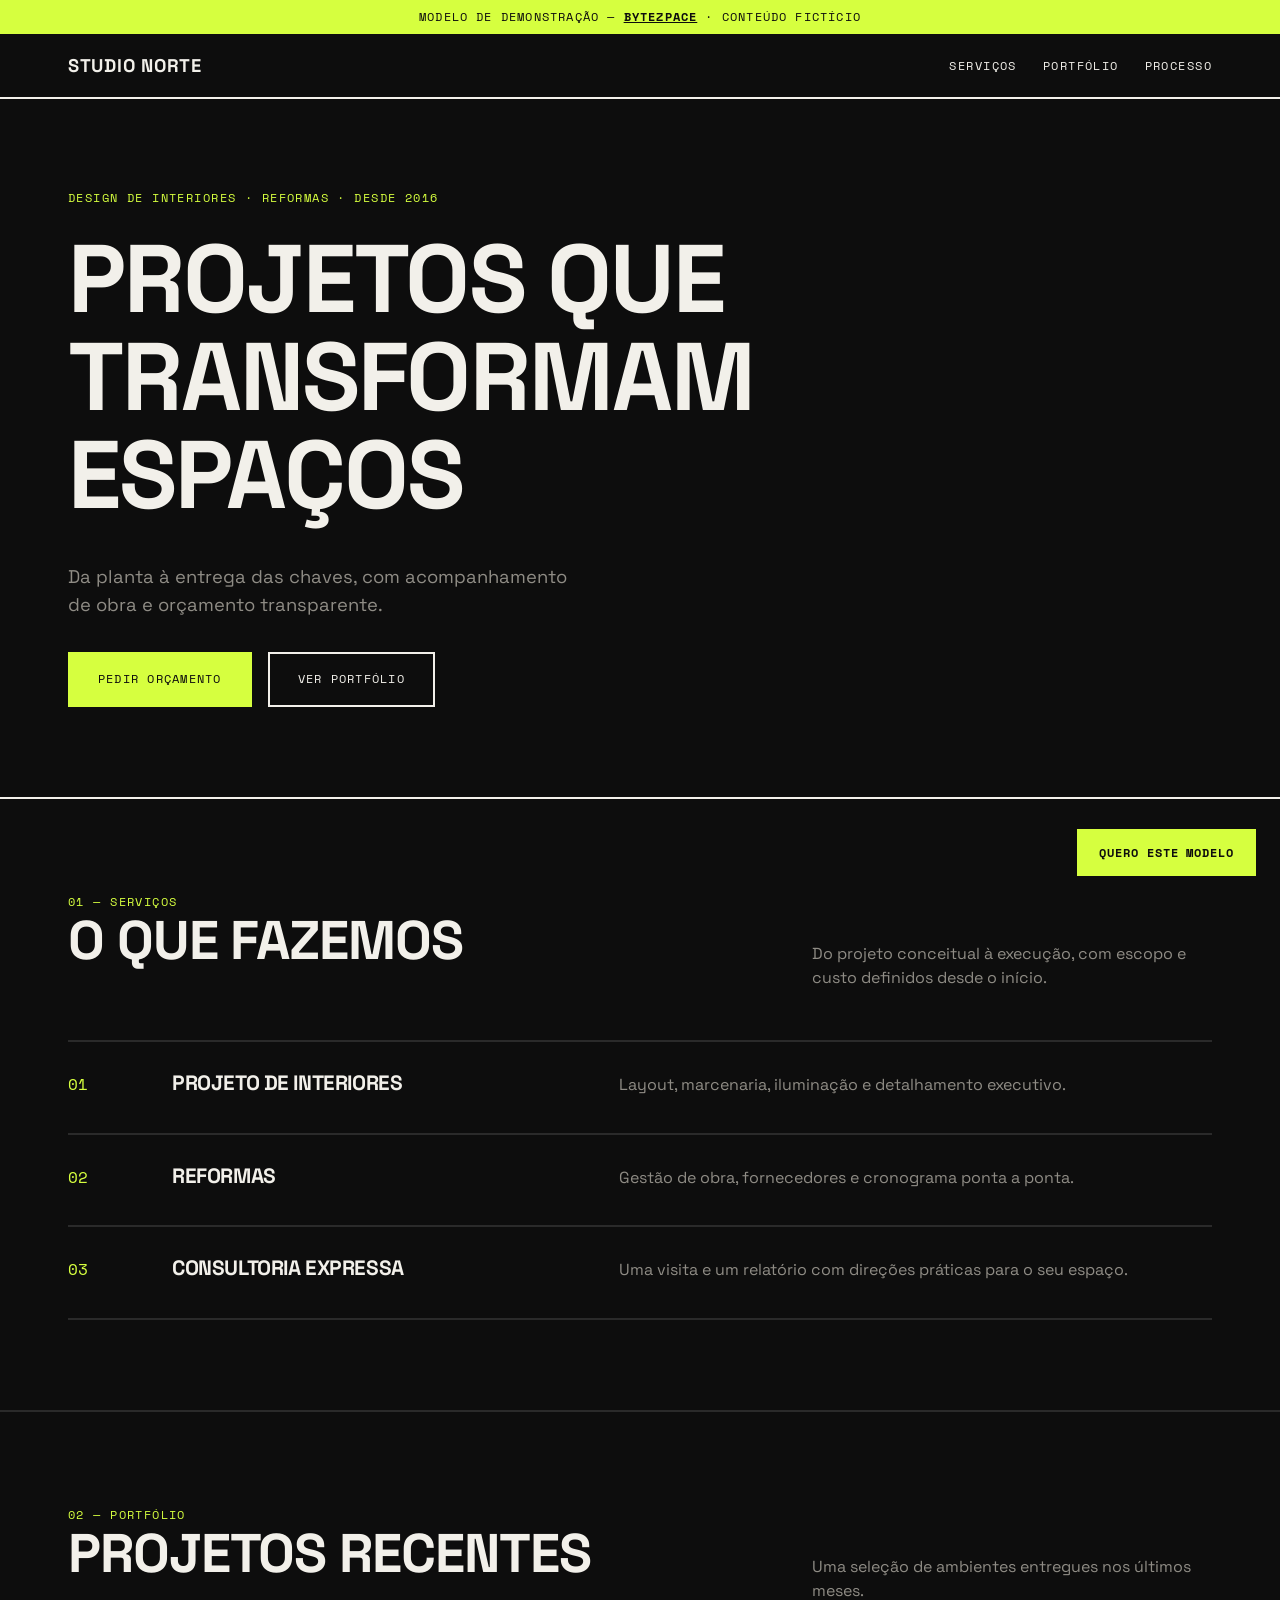
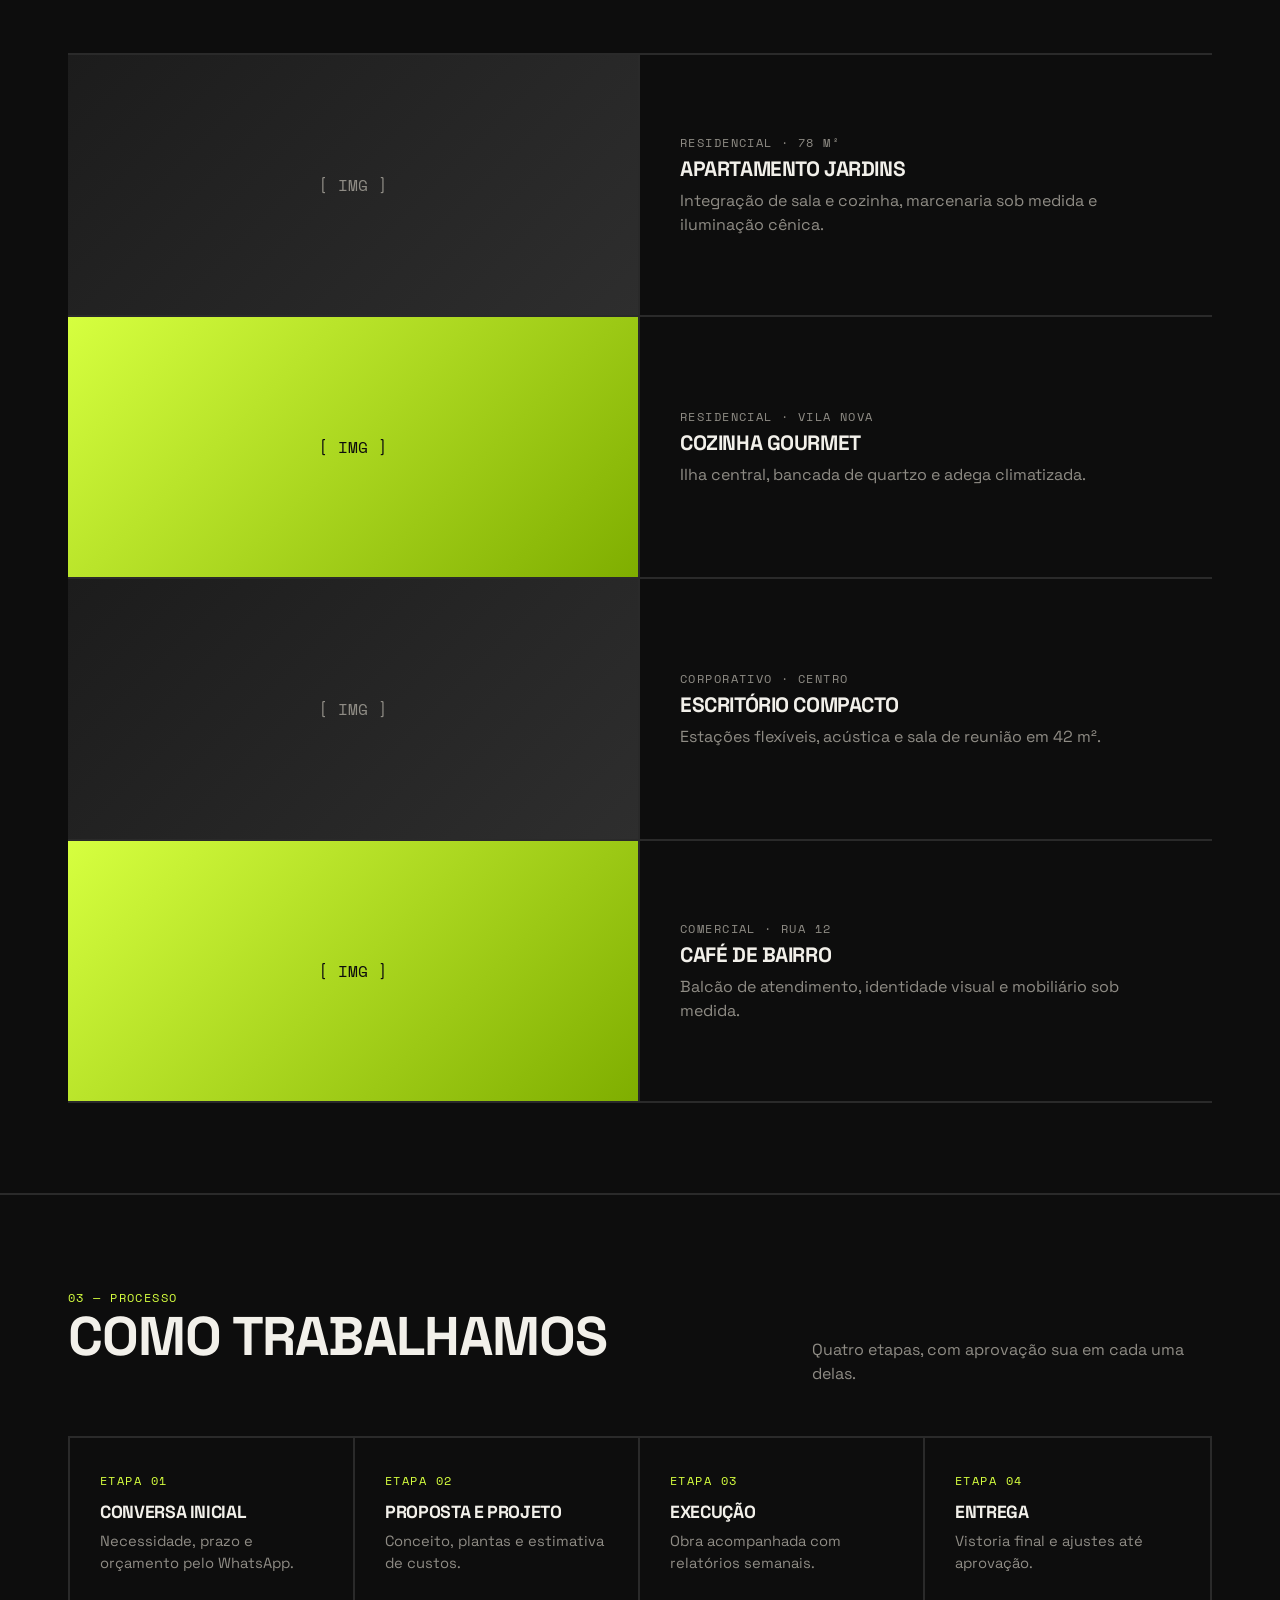
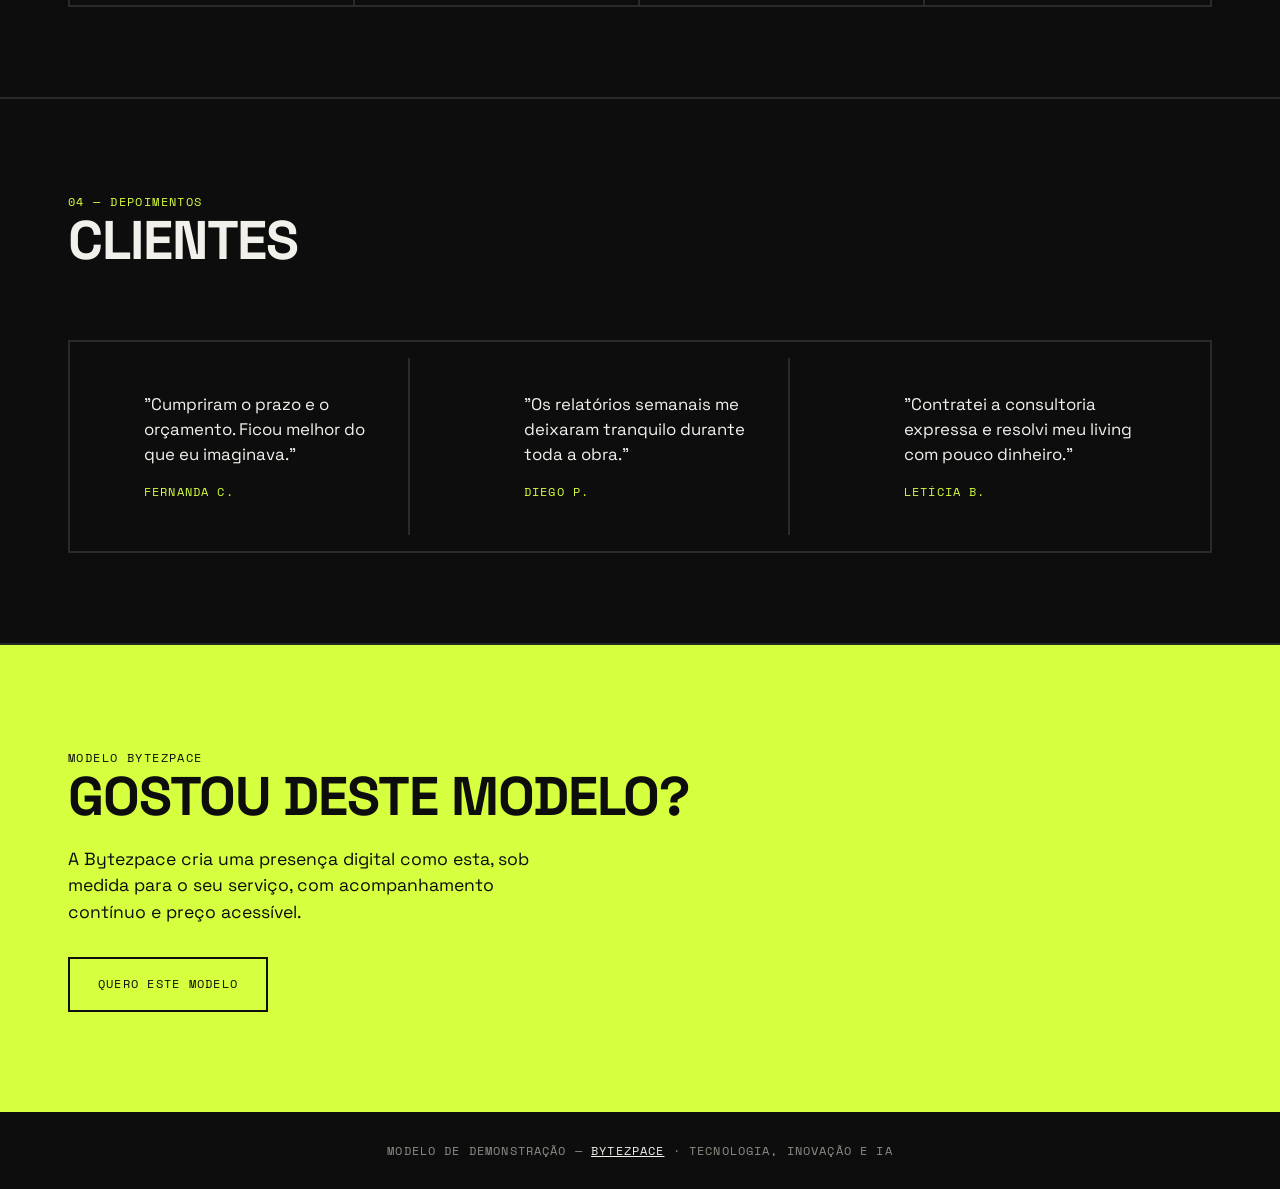
<file: modelos/servicos.html>
<!DOCTYPE html>
<html lang="pt-BR">

<head>
  <meta charset="UTF-8">
  <meta name="viewport" content="width=device-width, initial-scale=1.0">
  <title>Studio Norte — Modelo de site para prestadores de serviço | Bytezpace</title>
  <meta name="description"
    content="Modelo de site para prestadores de serviço criado pela Bytezpace: portfólio, lista de serviços e orçamento pelo WhatsApp.">
  <link rel="canonical" href="https://bytezpace.com.br/modelos/servicos.html">
  <meta name="robots" content="index, follow">
  <meta name="theme-color" content="#21146a">
  <link rel="icon" href="../assets/img/favicon.png" type="image/png">
  <link rel="stylesheet" href="../assets/css/m-servicos.css">
</head>

<body>
  <div class="demo">
    Modelo de demonstração — <a href="../index.html">Bytezpace</a> · conteúdo fictício
  </div>

  <header class="top">
    <div class="top__in">
      <a class="brand" href="#top">Studio Norte</a>
      <nav>
        <a href="#servicos">Serviços</a>
        <a href="#portfolio">Portfólio</a>
        <a href="#processo">Processo</a>
      </nav>
    </div>
  </header>

  <main id="top">
    <section class="hero">
      <div class="wrap">
        <span class="mono">Design de interiores · reformas · desde 2016</span>
        <h1>Projetos que transformam espaços</h1>
        <p>Da planta à entrega das chaves, com acompanhamento de obra e orçamento
          transparente.</p>
        <div class="hero__cta">
          <a class="btn btn--lime"
            href="javascript:void(0)" aria-disabled="true">Pedir orçamento</a>
          <a class="btn" href="#portfolio">Ver portfólio</a>
        </div>
      </div>
    </section>

    <section id="servicos" class="sec">
      <div class="wrap">
        <div class="sec__head">
          <div><span class="mono">01 — Serviços</span>
            <h2>O que fazemos</h2>
          </div>
          <p>Do projeto conceitual à execução, com escopo e custo definidos desde o início.</p>
        </div>
        <div class="index">
          <div class="index__row">
            <span class="index__num">01</span>
            <h3>Projeto de interiores</h3>
            <p>Layout, marcenaria, iluminação e detalhamento executivo.</p>
          </div>
          <div class="index__row">
            <span class="index__num">02</span>
            <h3>Reformas</h3>
            <p>Gestão de obra, fornecedores e cronograma ponta a ponta.</p>
          </div>
          <div class="index__row">
            <span class="index__num">03</span>
            <h3>Consultoria expressa</h3>
            <p>Uma visita e um relatório com direções práticas para o seu espaço.</p>
          </div>
        </div>
      </div>
    </section>

    <section id="portfolio" class="sec">
      <div class="wrap">
        <div class="sec__head">
          <div><span class="mono">02 — Portfólio</span>
            <h2>Projetos recentes</h2>
          </div>
          <p>Uma seleção de ambientes entregues nos últimos meses.</p>
        </div>
        <div class="works">
          <article class="work">
            <div class="work__img">[ IMG ]</div>
            <div class="work__body">
              <span class="mono">Residencial · 78 m²</span>
              <h3>Apartamento Jardins</h3>
              <p>Integração de sala e cozinha, marcenaria sob medida e iluminação cênica.</p>
            </div>
          </article>
          <article class="work">
            <div class="work__img">[ IMG ]</div>
            <div class="work__body">
              <span class="mono">Residencial · Vila Nova</span>
              <h3>Cozinha gourmet</h3>
              <p>Ilha central, bancada de quartzo e adega climatizada.</p>
            </div>
          </article>
          <article class="work">
            <div class="work__img">[ IMG ]</div>
            <div class="work__body">
              <span class="mono">Corporativo · Centro</span>
              <h3>Escritório compacto</h3>
              <p>Estações flexíveis, acústica e sala de reunião em 42 m².</p>
            </div>
          </article>
          <article class="work">
            <div class="work__img">[ IMG ]</div>
            <div class="work__body">
              <span class="mono">Comercial · Rua 12</span>
              <h3>Café de bairro</h3>
              <p>Balcão de atendimento, identidade visual e mobiliário sob medida.</p>
            </div>
          </article>
        </div>
      </div>
    </section>

    <section id="processo" class="sec">
      <div class="wrap">
        <div class="sec__head">
          <div><span class="mono">03 — Processo</span>
            <h2>Como trabalhamos</h2>
          </div>
          <p>Quatro etapas, com aprovação sua em cada uma delas.</p>
        </div>
        <div class="proc">
          <div class="proc__cell">
            <span class="mono">Etapa 01</span>
            <h3>Conversa inicial</h3>
            <p>Necessidade, prazo e orçamento pelo WhatsApp.</p>
          </div>
          <div class="proc__cell">
            <span class="mono">Etapa 02</span>
            <h3>Proposta e projeto</h3>
            <p>Conceito, plantas e estimativa de custos.</p>
          </div>
          <div class="proc__cell">
            <span class="mono">Etapa 03</span>
            <h3>Execução</h3>
            <p>Obra acompanhada com relatórios semanais.</p>
          </div>
          <div class="proc__cell">
            <span class="mono">Etapa 04</span>
            <h3>Entrega</h3>
            <p>Vistoria final e ajustes até aprovação.</p>
          </div>
        </div>
      </div>
    </section>

    <section class="sec">
      <div class="wrap">
        <div class="sec__head">
          <div><span class="mono">04 — Depoimentos</span>
            <h2>Clientes</h2>
          </div>
        </div>
        <div class="quotes">
          <figure class="quote">
            <p>"Cumpriram o prazo e o orçamento. Ficou melhor do que eu imaginava."</p>
            <footer>Fernanda C.</footer>
          </figure>
          <figure class="quote">
            <p>"Os relatórios semanais me deixaram tranquilo durante toda a obra."</p>
            <footer>Diego P.</footer>
          </figure>
          <figure class="quote">
            <p>"Contratei a consultoria expressa e resolvi meu living com pouco dinheiro."</p>
            <footer>Letícia B.</footer>
          </figure>
        </div>
      </div>
    </section>

    <section class="end">
      <div class="wrap">
        <span class="mono">Modelo Bytezpace</span>
        <h2>Gostou deste modelo?</h2>
        <p>A Bytezpace cria uma presença digital como esta, sob medida para o seu serviço,
          com acompanhamento contínuo e preço acessível.</p>
        <a class="btn"
          href="https://wa.me/5561998340338?text=Quero%20um%20site%20para%20minha%20empresa%0AModelo%3A%20Studio%20Norte%0ANome%20da%20empresa%3A%20%0ADescri%C3%A7%C3%A3o%20do%20site%3A%20%0ALista%20de%20imagens%20se%20houver%3A%20" target="_blank" rel="noopener">Quero este modelo</a>
      </div>
    </section>
  </main>

  <footer class="foot">
    Modelo de demonstração — <a href="../index.html">Bytezpace</a> · Tecnologia, inovação e IA
  </footer>

  <a class="float"
    href="https://wa.me/5561998340338?text=Quero%20um%20site%20para%20minha%20empresa%0AModelo%3A%20Studio%20Norte%0ANome%20da%20empresa%3A%20%0ADescri%C3%A7%C3%A3o%20do%20site%3A%20%0ALista%20de%20imagens%20se%20houver%3A%20" target="_blank" rel="noopener">Quero este modelo</a>
</body>

</html>
</file>
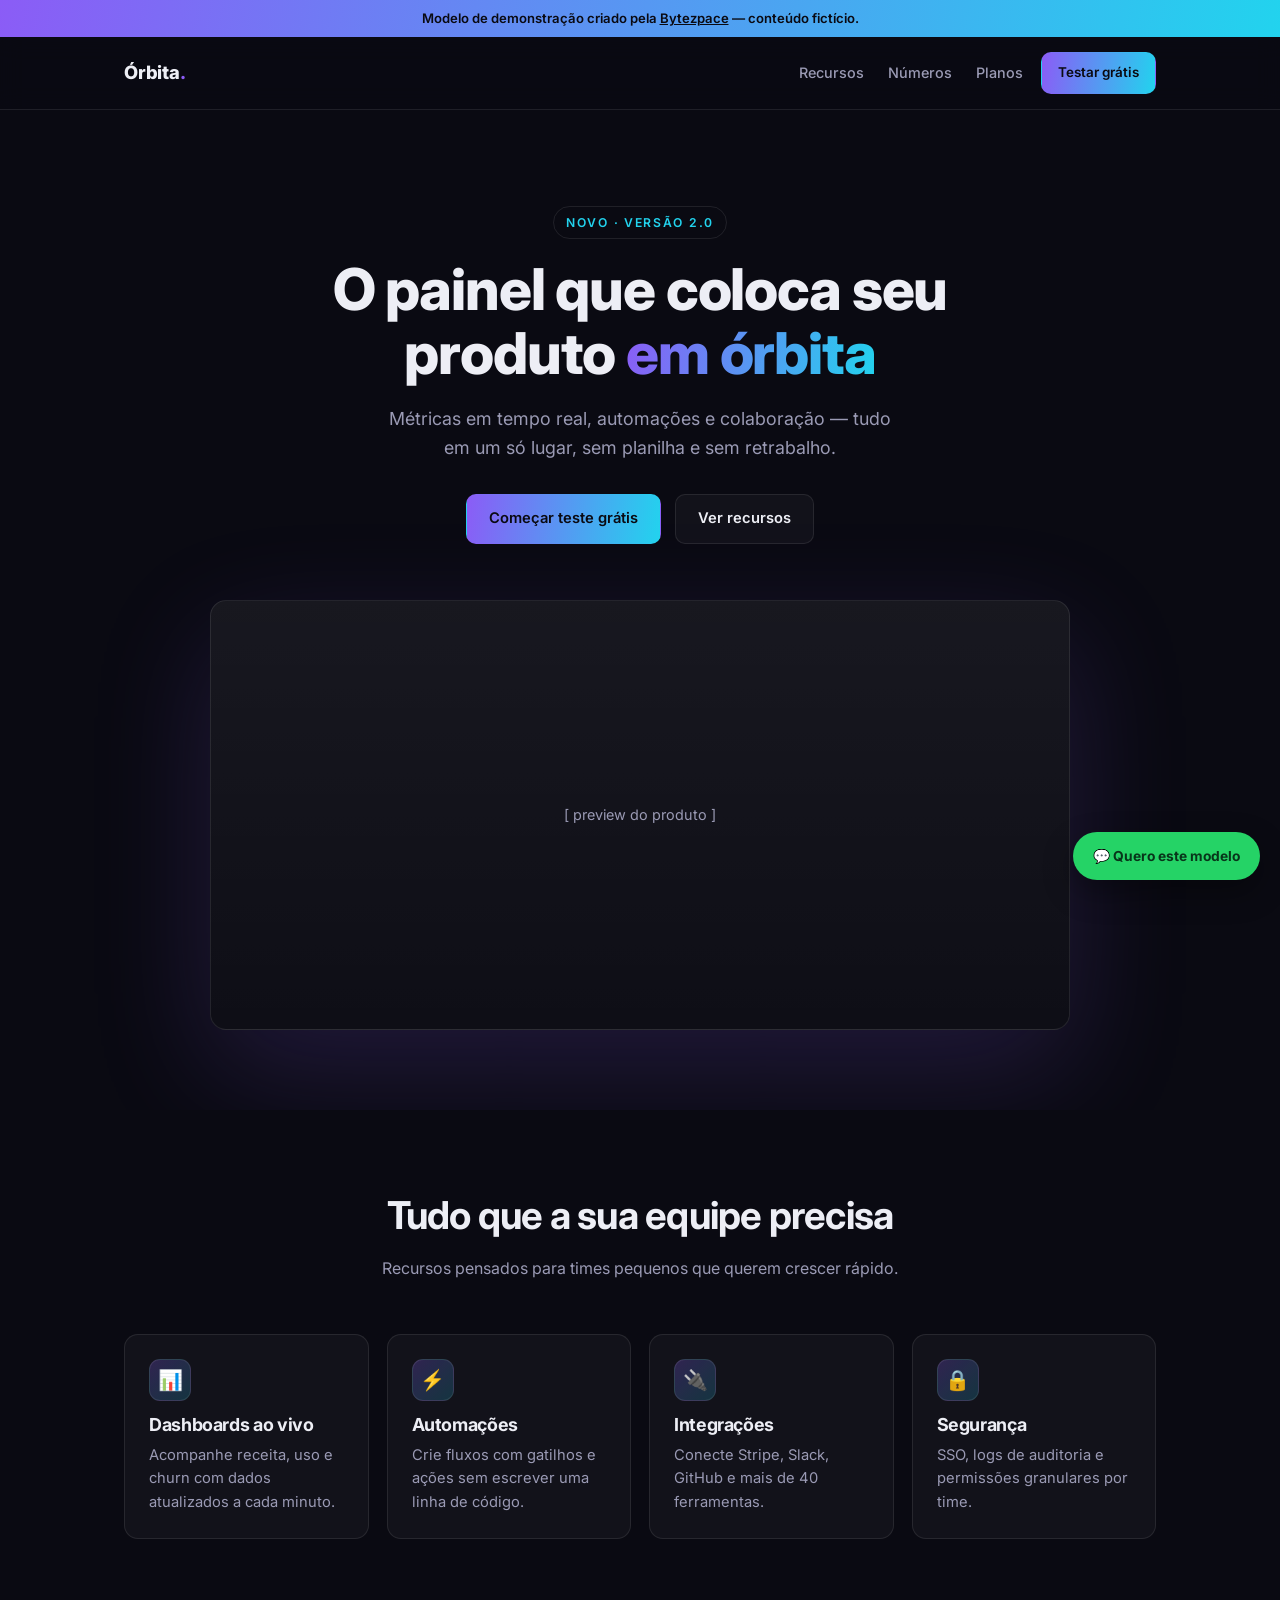
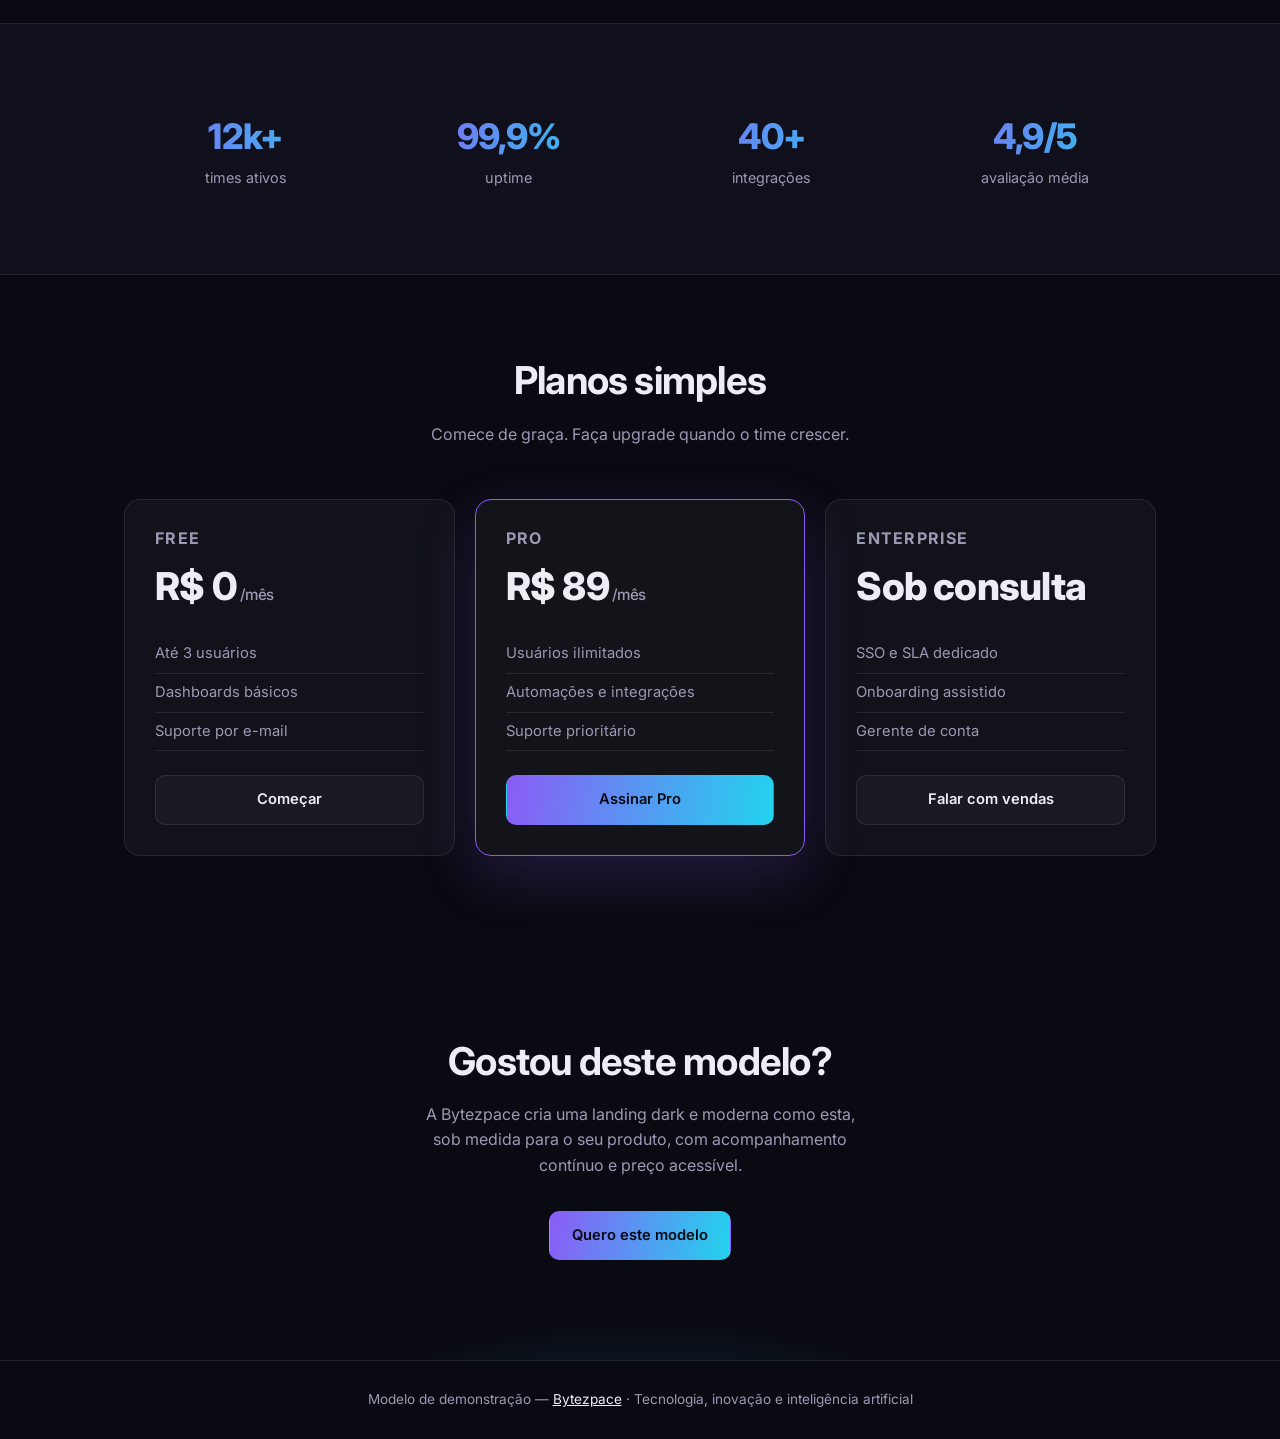
<file: modelos/startup.html>
<!DOCTYPE html>
<html lang="pt-BR">

<head>
  <meta charset="UTF-8">
  <meta name="viewport" content="width=device-width, initial-scale=1.0">
  <title>Órbita — Modelo de site dark para startups e apps | Bytezpace</title>
  <meta name="description"
    content="Modelo de site para startups e apps criado pela Bytezpace: destaque do produto, recursos e planos.">
  <link rel="canonical" href="https://bytezpace.com.br/modelos/startup.html">
  <meta name="robots" content="index, follow">
  <meta name="theme-color" content="#21146a">
  <link rel="icon" href="../assets/img/favicon.png" type="image/png">
  <link rel="stylesheet" href="../assets/css/m-startup.css">
</head>

<body>
  <div class="demo">
    Modelo de demonstração criado pela <a href="../index.html">Bytezpace</a> — conteúdo fictício.
  </div>

  <header class="top">
    <div class="top__in">
      <a class="brand" href="#top">Órbita<span>.</span></a>
      <nav>
        <a href="#recursos">Recursos</a>
        <a href="#numeros">Números</a>
        <a href="#planos">Planos</a>
      </nav>
      <a class="btn btn--grad btn--sm"
        href="javascript:void(0)" aria-disabled="true">Testar grátis</a>
    </div>
  </header>

  <main id="top">
    <section class="hero">
      <div class="wrap">
        <span class="eyebrow">Novo · versão 2.0</span>
        <h1>O painel que coloca seu produto <span class="grad">em órbita</span></h1>
        <p>Métricas em tempo real, automações e colaboração — tudo em um só lugar, sem
          planilha e sem retrabalho.</p>
        <div class="hero__cta">
          <a class="btn btn--grad"
            href="javascript:void(0)" aria-disabled="true">Começar teste grátis</a>
          <a class="btn btn--line" href="#recursos">Ver recursos</a>
        </div>
        <div class="hero__mock">[ preview do produto ]</div>
      </div>
    </section>

    <section id="recursos" class="sec">
      <div class="wrap">
        <div class="sec__head">
          <h2>Tudo que a sua equipe precisa</h2>
          <p>Recursos pensados para times pequenos que querem crescer rápido.</p>
        </div>
        <div class="feats">
          <div class="feat">
            <div class="feat__ic">📊</div>
            <h3>Dashboards ao vivo</h3>
            <p>Acompanhe receita, uso e churn com dados atualizados a cada minuto.</p>
          </div>
          <div class="feat">
            <div class="feat__ic">⚡</div>
            <h3>Automações</h3>
            <p>Crie fluxos com gatilhos e ações sem escrever uma linha de código.</p>
          </div>
          <div class="feat">
            <div class="feat__ic">🔌</div>
            <h3>Integrações</h3>
            <p>Conecte Stripe, Slack, GitHub e mais de 40 ferramentas.</p>
          </div>
          <div class="feat">
            <div class="feat__ic">🔒</div>
            <h3>Segurança</h3>
            <p>SSO, logs de auditoria e permissões granulares por time.</p>
          </div>
        </div>
      </div>
    </section>

    <section id="numeros" class="sec sec--alt">
      <div class="wrap">
        <div class="stats">
          <div class="stat"><strong class="grad">12k+</strong><span>times ativos</span></div>
          <div class="stat"><strong class="grad">99,9%</strong><span>uptime</span></div>
          <div class="stat"><strong class="grad">40+</strong><span>integrações</span></div>
          <div class="stat"><strong class="grad">4,9/5</strong><span>avaliação média</span></div>
        </div>
      </div>
    </section>

    <section id="planos" class="sec">
      <div class="wrap">
        <div class="sec__head">
          <h2>Planos simples</h2>
          <p>Comece de graça. Faça upgrade quando o time crescer.</p>
        </div>
        <div class="plans">
          <div class="plan">
            <h3>Free</h3>
            <div class="price">R$ 0<span> /mês</span></div>
            <ul>
              <li>Até 3 usuários</li>
              <li>Dashboards básicos</li>
              <li>Suporte por e-mail</li>
            </ul>
            <a class="btn btn--line"
              href="javascript:void(0)" aria-disabled="true">Começar</a>
          </div>
          <div class="plan plan--hot">
            <h3>Pro</h3>
            <div class="price">R$ 89<span> /mês</span></div>
            <ul>
              <li>Usuários ilimitados</li>
              <li>Automações e integrações</li>
              <li>Suporte prioritário</li>
            </ul>
            <a class="btn btn--grad"
              href="javascript:void(0)" aria-disabled="true">Assinar Pro</a>
          </div>
          <div class="plan">
            <h3>Enterprise</h3>
            <div class="price">Sob consulta</div>
            <ul>
              <li>SSO e SLA dedicado</li>
              <li>Onboarding assistido</li>
              <li>Gerente de conta</li>
            </ul>
            <a class="btn btn--line"
              href="javascript:void(0)" aria-disabled="true">Falar com vendas</a>
          </div>
        </div>
      </div>
    </section>

    <section class="end">
      <div class="wrap">
        <h2>Gostou deste modelo?</h2>
        <p>A Bytezpace cria uma landing dark e moderna como esta, sob medida para o seu
          produto, com acompanhamento contínuo e preço acessível.</p>
        <a class="btn btn--grad"
          href="https://wa.me/5561998340338?text=Quero%20um%20site%20para%20minha%20empresa%0AModelo%3A%20%C3%93rbita%0ANome%20da%20empresa%3A%20%0ADescri%C3%A7%C3%A3o%20do%20site%3A%20%0ALista%20de%20imagens%20se%20houver%3A%20" target="_blank" rel="noopener">Quero este modelo</a>
      </div>
    </section>
  </main>

  <footer class="foot">
    Modelo de demonstração — <a href="../index.html">Bytezpace</a> · Tecnologia, inovação e inteligência artificial
  </footer>

  <a class="float"
    href="https://wa.me/5561998340338?text=Quero%20um%20site%20para%20minha%20empresa%0AModelo%3A%20%C3%93rbita%0ANome%20da%20empresa%3A%20%0ADescri%C3%A7%C3%A3o%20do%20site%3A%20%0ALista%20de%20imagens%20se%20houver%3A%20" target="_blank" rel="noopener">💬 Quero este modelo</a>
</body>

</html>
</file>
<file: assets/css/style.css>
:root {
  --purple: #21146a;
  --purple-deep: #22195b;
  --purple-darker: #17103f;
  --purple-light: #412fb3;
  --wa-green: #25d366;
  --ink: #2b2b3a;
  --muted: #6a6a7d;
  --bg: #ffffff;
  --bg-alt: #faf9ff;
  --border: #e9e7f5;
  --radius: 12px;
  --maxw: 1040px;
}

* { box-sizing: border-box; }

html { scroll-behavior: smooth; }

body {
  margin: 0;
  font-family: -apple-system, BlinkMacSystemFont, "Segoe UI", Roboto, Helvetica, Arial, sans-serif;
  color: var(--ink);
  background: var(--bg);
  line-height: 1.65;
  -webkit-font-smoothing: antialiased;
}

.container {
  max-width: var(--maxw);
  margin: 0 auto;
  padding: 0 24px;
}

h1, h2, h3 {
  color: var(--purple);
  line-height: 1.2;
  margin: 0 0 .5em;
}

h1 { font-size: 2.1rem; }
h2 { font-size: 1.6rem; }
h3 { font-size: 1.25rem; }

p { margin: 0 0 1rem; }

/* ===================== Buttons ===================== */
.btn {
  display: inline-flex;
  align-items: center;
  gap: 8px;
  padding: 13px 24px;
  border-radius: 999px;
  font-weight: 600;
  font-size: .98rem;
  text-decoration: none;
  border: 2px solid transparent;
  transition: transform .12s ease, box-shadow .12s ease, background .12s ease;
}

.btn:hover { transform: translateY(-2px); }

.btn--sm { padding: 9px 16px; font-size: .88rem; }

.btn--primary {
  background: var(--purple);
  color: #fff;
}
.btn--primary:hover { background: var(--purple-light); }

.btn--whatsapp {
  background: var(--wa-green);
  color: #08351a;
}
.btn--whatsapp:hover { box-shadow: 0 8px 20px rgba(37, 211, 102, .35); }

.btn--outline {
  background: transparent;
  color: var(--purple);
  border-color: var(--purple);
}
.btn--outline:hover { background: var(--purple); color: #fff; }

/* ===================== Header ===================== */
.site-header {
  position: sticky;
  top: 0;
  z-index: 50;
  background: rgba(255, 255, 255, .92);
  backdrop-filter: blur(8px);
  border-bottom: 1px solid var(--border);
}

.header__inner {
  display: flex;
  align-items: center;
  gap: 20px;
  padding-top: 7px;
  padding-bottom: 7px;
}

.header__logo { display: flex; }
.header__logo img { display: block; height: auto; }

.header__menu {
  margin-left: auto;
  display: flex;
  align-items: center;
  gap: 22px;
}

.header__nav {
  display: flex;
  gap: 22px;
}

.header__nav a {
  color: var(--ink);
  text-decoration: none;
  font-weight: 500;
  font-size: .95rem;
}
.header__nav a:hover { color: var(--purple-light); }

/* Botão sanduíche — só aparece nas telas menores */
.header__burger {
  display: none;
  order: 2;
  margin-left: auto;
  width: 42px;
  height: 42px;
  padding: 0;
  flex-direction: column;
  align-items: center;
  justify-content: center;
  gap: 4px;
  background: #fff;
  border: 1px solid var(--border);
  border-radius: 10px;
  cursor: pointer;
}

.header__burger span {
  display: block;
  width: 20px;
  height: 2px;
  border-radius: 2px;
  background: var(--purple);
  transition: transform .2s ease, opacity .2s ease;
}

.header__burger[aria-expanded="true"] span:nth-child(1) { transform: translateY(6px) rotate(45deg); }
.header__burger[aria-expanded="true"] span:nth-child(2) { opacity: 0; }
.header__burger[aria-expanded="true"] span:nth-child(3) { transform: translateY(-6px) rotate(-45deg); }

/* ===================== Hero ===================== */
.hero {
  position: relative;
  overflow: hidden;
  background: var(--purple-deep);
  background-image:
    radial-gradient(1200px 500px at 80% -10%, rgba(65, 47, 179, .55), transparent 60%),
    linear-gradient(160deg, #2a1f74 0%, #1b1450 65%, #17103f 100%);
  color: #fff;
  padding: 72px 0 60px;
}

.hero::after {
  content: "";
  position: absolute;
  left: 0;
  bottom: -1px;
  width: 100%;
  height: 46%;
  background: url("../img/banner/banner-bg.png") center bottom / cover no-repeat;
  opacity: .12;
  pointer-events: none;
}

.hero__inner {
  position: relative;
  z-index: 1;
  display: grid;
  grid-template-columns: 1.05fr .95fr;
  align-items: center;
  gap: 40px;
}

.hero__art img { width: 100%; max-width: 560px; height: auto; display: block; }

.hero__content h1 { color: #fff; font-size: 2.5rem; }
.hero__content p {
  color: #cfc9ee;
  font-size: 1.12rem;
  margin: 1rem 0 1.8rem;
}

/* Feature strip inside hero */
.hero__features {
  position: relative;
  z-index: 1;
  margin-top: 54px;
  display: grid;
  grid-template-columns: repeat(3, 1fr);
  gap: 26px;
}

.feature {
  display: flex;
  gap: 14px;
  align-items: flex-start;
}

.feature__icon {
  flex-shrink: 0;
  width: 44px;
  height: 44px;
  display: inline-flex;
  align-items: center;
  justify-content: center;
  border-radius: 12px;
  background: rgba(255, 255, 255, .10);
  border: 1px solid rgba(255, 255, 255, .16);
  color: #fff;
}
.feature__icon svg { width: 22px; height: 22px; }

.feature h3 { color: #fff; font-size: 1.02rem; margin: 2px 0 4px; }
.feature p { color: #b9b2dd; font-size: .9rem; margin: 0; }

/* ===================== Sections ===================== */
.section { padding: 72px 0; }
.section--alt { background: var(--bg-alt); }

.section h2 { text-align: center; }

.section__lead {
  text-align: center;
  max-width: 680px;
  margin: 0 auto;
  font-size: 1.08rem;
  color: var(--muted);
}

.section__intro { margin-bottom: 48px; }
.section__intro .section__lead { margin-bottom: 0; }

/* ===================== Showcase (seções de produto na home) ===================== */
.showcase {
  display: grid;
  grid-template-columns: 1fr 1fr;
  align-items: center;
  gap: 52px;
}

.showcase__art {
  border-radius: 18px;
  padding: 20px 20px 0;
  aspect-ratio: 16 / 11;
  display: flex;
  flex-direction: column;
  box-shadow: 0 18px 44px rgba(33, 20, 106, .18);
}
.showcase__art--site { background: linear-gradient(150deg, #6a3fd6, #2a1f74); }
.showcase--rev .showcase__art { order: 2; }

/* Mockup de celular — Remitia é app, não site */
.showcase__art--remitia {
  background: linear-gradient(150deg, #0f8a5f, #0a6f52);
  aspect-ratio: auto;
  padding: 38px 20px;
  align-items: center;
  justify-content: center;
}

.phone {
  width: 178px;
  aspect-ratio: 9 / 18;
  background: #10101a;
  border-radius: 28px;
  padding: 8px;
  box-shadow: 0 18px 40px rgba(0, 0, 0, .38);
}
.phone__screen {
  height: 100%;
  background: #fff;
  border-radius: 21px;
  display: flex;
  flex-direction: column;
  align-items: center;
  justify-content: center;
  gap: 7px;
  text-align: center;
  padding: 22px 18px;
  position: relative;
}
.phone__screen::before {
  content: "";
  position: absolute;
  top: 12px;
  left: 50%;
  transform: translateX(-50%);
  width: 46px;
  height: 5px;
  border-radius: 999px;
  background: #e4e2ef;
}
.phone__screen img { border-radius: 14px; margin-bottom: 4px; }
.phone__screen strong { color: var(--purple); font-size: 1.05rem; }
.phone__screen em {
  color: var(--muted);
  font-style: normal;
  font-size: .72rem;
  letter-spacing: .04em;
  text-transform: uppercase;
}
.phone__bar {
  width: 76%;
  height: 7px;
  border-radius: 999px;
  background: #eceaf6;
  margin-top: 5px;
}
.phone__bar--short { width: 50%; }

.showcase__window {
  flex-grow: 1;
  background: rgba(255, 255, 255, .97);
  border-radius: 10px 10px 0 0;
  display: flex;
  flex-direction: column;
  align-items: center;
  justify-content: center;
  gap: 6px;
  text-align: center;
  padding: 20px;
}
.showcase__window img { margin-bottom: 6px; border-radius: 12px; }
.showcase__window strong { color: var(--purple); font-size: 1.2rem; }
.showcase__window em {
  color: var(--muted);
  font-style: normal;
  font-size: .8rem;
  letter-spacing: .05em;
  text-transform: uppercase;
}

.showcase__kicker {
  display: inline-block;
  background: #f3f0ff;
  color: var(--purple-light);
  font-size: .74rem;
  font-weight: 700;
  letter-spacing: .06em;
  text-transform: uppercase;
  padding: 5px 14px;
  border-radius: 999px;
  margin-bottom: 14px;
}
.showcase__body h2 { text-align: left; }
.showcase__body p { color: var(--muted); }

.showcase__price {
  display: inline-flex;
  align-items: baseline;
  gap: 8px;
  margin-bottom: 20px;
  padding: 10px 18px;
  border-radius: 999px;
  background: rgba(37, 211, 102, .12);
  border: 1px solid rgba(37, 211, 102, .38);
}
.showcase__price b { font-size: 1.3rem; font-weight: 800; color: var(--purple); }
.showcase__price span { color: var(--muted); font-size: .9rem; }

.showcase__actions {
  display: flex;
  flex-wrap: wrap;
  gap: 12px;
}

/* ===================== Modelos ===================== */
.models {
  margin-top: 44px;
  display: grid;
  grid-template-columns: repeat(auto-fit, minmax(240px, 1fr));
  gap: 24px;
}

.model {
  background: #fff;
  border: 1px solid var(--border);
  border-radius: var(--radius);
  overflow: hidden;
  box-shadow: 0 6px 24px rgba(33, 20, 106, .05);
  display: flex;
  flex-direction: column;
  transition: transform .12s ease, box-shadow .12s ease;
}
.model:hover { transform: translateY(-3px); box-shadow: 0 12px 30px rgba(33, 20, 106, .12); }

.model__preview {
  display: block;
  text-decoration: none;
  padding: 14px 14px 0;
  aspect-ratio: 16 / 10;
  position: relative;
}
.model__preview--remitia { background: linear-gradient(150deg, #0f8a5f, #0a6f52); }
.model__preview--a { background: linear-gradient(150deg, #0b1f3a, #071527); }
.model__preview--b { background: linear-gradient(150deg, #3f7bd6, #2a4f94); }
.model__preview--c { background: linear-gradient(150deg, #d64f8f, #94324f); }
.model__preview--d { background: linear-gradient(150deg, #1b1035, #0a0a1f); }
.model__preview--e { background: linear-gradient(150deg, #26211c, #111014); }

.model__dots { display: flex; gap: 6px; margin-bottom: 10px; }
.model__dots i {
  width: 9px; height: 9px; border-radius: 50%;
  background: rgba(255, 255, 255, .55);
}

.model__screen {
  position: absolute;
  left: 14px; right: 14px; bottom: 0;
  height: calc(100% - 40px);
  background: rgba(255, 255, 255, .96);
  border-radius: 8px 8px 0 0;
  display: flex;
  flex-direction: column;
  align-items: center;
  justify-content: center;
  gap: 4px;
  text-align: center;
  padding: 10px;
}
.model__screen img { border-radius: 50%; object-fit: cover; }
.model__screen strong { color: var(--purple); font-size: 1.05rem; }
.model__screen em { color: var(--muted); font-style: normal; font-size: .82rem; letter-spacing: .04em; text-transform: uppercase; }

.model__screen--dark { background: #12121b; border: 1px solid rgba(255, 255, 255, .08); border-bottom: 0; }
.model__screen--dark strong { color: #fff; }
.model__screen--dark em { color: #9a9ab0; }

.model__body { padding: 20px 20px 22px; display: flex; flex-direction: column; flex-grow: 1; }

.model__text { text-decoration: none; color: inherit; display: block; flex-grow: 1; }
.model__text h3 { font-size: 1.08rem; margin-bottom: .4em; transition: color .12s ease; }
.model__text p { color: var(--muted); font-size: .92rem; margin: 0; }
.model__text:hover h3 { color: var(--purple-light); }
.model__text:hover p { color: var(--ink); }

.model__tag {
  display: inline-block;
  background: var(--bg-alt);
  border: 1px solid var(--border);
  color: var(--muted);
  font-size: .68rem;
  font-weight: 700;
  letter-spacing: .06em;
  text-transform: uppercase;
  padding: 3px 10px;
  border-radius: 999px;
  margin-bottom: 10px;
}
.model__tag--live {
  background: rgba(37, 211, 102, .14);
  border-color: rgba(37, 211, 102, .38);
  color: #0d8a45;
}

.model__actions {
  margin-top: 6px;
  display: flex;
  flex-wrap: wrap;
  align-items: center;
  gap: 8px 16px;
}

.model__link {
  color: var(--purple-light);
  font-weight: 600;
  font-size: .92rem;
  text-decoration: none;
}
.model__link:hover { text-decoration: underline; }

/* ===================== CTA ===================== */
.section--cta {
  background: var(--purple);
  text-align: center;
}
.section--cta h2 { color: #fff; }
.section--cta p {
  color: #d7d0f5;
  max-width: 540px;
  margin: 0 auto 1.8rem;
}

/* ===================== Footer ===================== */
.site-footer {
  background: var(--purple-darker);
  color: #b9b2d8;
  padding: 32px 0;
  text-align: center;
}
.site-footer img { display: block; margin: 0 auto 12px; height: auto; opacity: .9; }
.site-footer p { margin: 0; font-size: .9rem; }

/* ===================== Página Presença Digital ===================== */
.pd-hero {
  position: relative;
  overflow: hidden;
  background: var(--purple-deep);
  background-image:
    radial-gradient(1200px 500px at 80% -10%, rgba(65, 47, 179, .55), transparent 60%),
    linear-gradient(160deg, #2a1f74 0%, #1b1450 65%, #17103f 100%);
  color: #fff;
  padding: 84px 0 72px;
  text-align: center;
}
.pd-hero .container { max-width: 760px; position: relative; z-index: 1; }
.pd-hero__kicker {
  display: inline-block;
  background: rgba(255, 255, 255, .12);
  border: 1px solid rgba(255, 255, 255, .22);
  color: #fff;
  padding: 6px 16px;
  border-radius: 999px;
  font-size: .8rem;
  font-weight: 700;
  letter-spacing: .04em;
  text-transform: uppercase;
  margin-bottom: 18px;
}
.pd-hero h1 { color: #fff; font-size: 2.4rem; }
.pd-hero p {
  color: #cfc9ee;
  font-size: 1.12rem;
  margin: 1rem auto 1.5rem;
  max-width: 600px;
}
.pd-hero .btn { justify-content: center; }

.pd-hero__meta {
  display: inline-flex;
  align-items: baseline;
  gap: 8px;
  margin: 0 auto 22px;
  padding: 10px 20px;
  border-radius: 999px;
  background: rgba(37, 211, 102, .14);
  border: 1px solid rgba(37, 211, 102, .38);
}
.pd-hero__meta b { font-size: 1.4rem; font-weight: 800; color: #fff; }
.pd-hero__meta span { color: #cfe9d8; font-size: .92rem; }

.pd-hero__points {
  list-style: none;
  padding: 0;
  margin: 26px 0 0;
  display: flex;
  flex-wrap: wrap;
  justify-content: center;
  gap: 10px 26px;
}
.pd-hero__points li {
  color: #d7d0f5;
  font-size: .92rem;
  display: flex;
  align-items: center;
  gap: 8px;
}
.pd-hero__points li::before {
  content: "✓";
  color: var(--wa-green);
  font-weight: 800;
}

/* Como funciona */
.pd-steps {
  margin-top: 44px;
  display: grid;
  grid-template-columns: repeat(3, 1fr);
  gap: 24px;
  counter-reset: step;
}
.pd-step {
  background: #fff;
  border: 1px solid var(--border);
  border-radius: var(--radius);
  padding: 28px 24px;
  box-shadow: 0 6px 24px rgba(33, 20, 106, .05);
}
.pd-step::before {
  counter-increment: step;
  content: counter(step);
  display: inline-flex;
  align-items: center;
  justify-content: center;
  width: 38px;
  height: 38px;
  border-radius: 50%;
  background: var(--purple);
  color: #fff;
  font-weight: 800;
  margin-bottom: 14px;
}
.pd-step h3 { font-size: 1.05rem; margin-bottom: .4em; }
.pd-step p { color: var(--muted); font-size: .94rem; margin: 0; }

/* Plano — card de pricing */
.plan {
  max-width: 420px;
  margin: 44px auto 0;
  background: #fff;
  border: 1px solid var(--border);
  border-radius: 18px;
  padding: 0 0 32px;
  text-align: center;
  box-shadow: 0 20px 50px rgba(33, 20, 106, .13);
  overflow: hidden;
}
.plan::before {
  content: "";
  display: block;
  height: 5px;
  background: linear-gradient(90deg, var(--purple-light), var(--wa-green));
}

.plan__head { padding: 34px 34px 28px; }
.plan__badge {
  display: inline-block;
  background: #f3f0ff;
  color: var(--purple-light);
  font-size: .74rem;
  font-weight: 700;
  letter-spacing: .06em;
  text-transform: uppercase;
  padding: 6px 16px;
  border-radius: 999px;
  margin-bottom: 20px;
}
.plan__price {
  font-size: 3.2rem;
  font-weight: 800;
  color: var(--purple);
  margin: 0 0 6px;
  line-height: 1;
  letter-spacing: -.02em;
}
.plan__price span {
  font-size: 1rem;
  font-weight: 600;
  color: var(--muted);
  letter-spacing: 0;
}
.plan__cycle {
  color: var(--muted);
  font-size: .93rem;
  margin: 0;
}

.plan__features {
  list-style: none;
  margin: 0;
  padding: 26px 34px;
  border-top: 1px solid var(--border);
  border-bottom: 1px solid var(--border);
  background: var(--bg-alt);
  display: grid;
  gap: 13px;
  text-align: left;
}
.plan__features li {
  display: flex;
  gap: 10px;
  align-items: flex-start;
  font-size: .95rem;
  color: var(--ink);
}
.plan__features li::before {
  content: "✓";
  flex-shrink: 0;
  width: 20px;
  height: 20px;
  border-radius: 50%;
  background: rgba(37, 211, 102, .18);
  color: #0d8a45;
  font-size: .76rem;
  font-weight: 800;
  display: inline-flex;
  align-items: center;
  justify-content: center;
  margin-top: 2px;
}

.plan__foot { padding: 28px 34px 0; }
.plan .btn { width: 100%; justify-content: center; }
.plan__link {
  display: inline-block;
  margin-top: 16px;
  color: var(--purple-light);
  font-weight: 600;
  font-size: .92rem;
  text-decoration: none;
}
.plan__link:hover { text-decoration: underline; }

/* FAQ */
.pd-faq {
  margin-top: 40px;
  max-width: 720px;
  margin-left: auto;
  margin-right: auto;
  display: grid;
  gap: 14px;
}
.pd-faq__item {
  background: #fff;
  border: 1px solid var(--border);
  border-radius: var(--radius);
  padding: 22px 24px;
}
.pd-faq__item h3 { font-size: 1.02rem; margin-bottom: .35em; }
.pd-faq__item p { color: var(--muted); margin: 0; }

/* ===================== Responsive ===================== */
/* Os 5 itens de menu começam a apertar contra logo e botão a partir daqui */
@media (max-width: 900px) {
  .header__nav { gap: 16px; }
  .header__nav a { font-size: .9rem; }
}

@media (max-width: 860px) {
  .hero__inner { grid-template-columns: 1fr; text-align: center; }
  .hero__art { order: 2; }
  .hero__art img { margin: 0 auto; max-width: 420px; }
  .hero__features { grid-template-columns: 1fr; gap: 18px; max-width: 420px; margin-left: auto; margin-right: auto; }
  .feature { text-align: left; }

  .showcase { grid-template-columns: 1fr; gap: 32px; max-width: 480px; margin: 0 auto; }
  .showcase--rev .showcase__art { order: 0; }

  .pd-steps { grid-template-columns: 1fr; max-width: 420px; margin-left: auto; margin-right: auto; }
}

/* Abaixo disto o menu não cabe mais na mesma linha: vira painel do sanduíche */
@media (max-width: 800px) {
  .header__burger { display: inline-flex; }

  .header__menu {
    display: none;
    position: absolute;
    top: 100%;
    left: 0;
    right: 0;
    margin-left: 0;
    flex-direction: column;
    align-items: stretch;
    gap: 0;
    padding: 4px 24px 20px;
    background: #fff;
    border-bottom: 1px solid var(--border);
    box-shadow: 0 16px 32px rgba(33, 20, 106, .12);
  }
  .header__menu.is-open { display: flex; }

  .header__nav { flex-direction: column; gap: 0; }
  .header__nav a {
    padding: 13px 0;
    font-size: 1rem;
    border-bottom: 1px solid var(--border);
  }
  .header__nav a:last-child { border-bottom: 0; }

  .header__menu .btn { margin-top: 16px; justify-content: center; }
}

@media (max-width: 640px) {
  .hero__content h1 { font-size: 2rem; }
  .pd-hero h1 { font-size: 2rem; }
  .section { padding: 56px 0; }
  .plan__head { padding: 28px 24px 24px; }
  .plan__features { padding: 22px 24px; }
  .plan__foot { padding: 24px 24px 0; }
}
</file>
<file: assets/css/m-clinica.css>
/* ===== Modelo "Clínica Vitta" — healthcare limpo e arredondado ===== */
@import url("https://fonts.googleapis.com/css2?family=Poppins:wght@400;500;600;700&display=swap");

:root {
  --blue: #1a73c7;
  --blue-dark: #12508c;
  --teal: #17b7b0;
  --ink: #1f2a37;
  --muted: #5c6b7a;
  --tint: #eef6fd;
  --tint-2: #e3f5f4;
  --card: #ffffff;
  --border: #dfe9f2;
}

* { box-sizing: border-box; }
html { scroll-behavior: smooth; }

body {
  margin: 0;
  font-family: "Poppins", -apple-system, BlinkMacSystemFont, "Segoe UI", Roboto, sans-serif;
  color: var(--ink);
  background: #fff;
  line-height: 1.65;
  -webkit-font-smoothing: antialiased;
}

img { max-width: 100%; display: block; }

.wrap { max-width: 1080px; margin: 0 auto; padding: 0 24px; }

h1, h2, h3 { line-height: 1.2; margin: 0 0 .5em; font-weight: 700; }
h1 { font-size: clamp(2.1rem, 4.5vw, 3rem); }
h2 { font-size: clamp(1.6rem, 3vw, 2.1rem); }
h3 { font-size: 1.15rem; }
p { margin: 0 0 1rem; }

.badge {
  display: inline-block;
  background: var(--tint-2);
  color: var(--blue-dark);
  font-size: .8rem;
  font-weight: 600;
  padding: 6px 14px;
  border-radius: 999px;
  margin-bottom: 16px;
}

/* Demo bar */
.demo {
  background: var(--blue-dark);
  color: #fff;
  text-align: center;
  font-size: .84rem;
  padding: 8px 16px;
}
.demo a { color: #bfe0ff; font-weight: 600; }

/* Header + sticky appointment bar */
.top {
  position: sticky; top: 0; z-index: 20;
  background: rgba(255, 255, 255, .95);
  backdrop-filter: blur(8px);
  border-bottom: 1px solid var(--border);
}
.top__in { display: flex; align-items: center; gap: 18px; padding: 14px 24px; max-width: 1080px; margin: 0 auto; }
.brand { font-weight: 700; font-size: 1.2rem; color: var(--blue-dark); text-decoration: none; display: flex; align-items: center; gap: 8px; }
.brand::before { content: "＋"; color: var(--teal); font-weight: 700; }
.top nav { margin-left: auto; display: flex; gap: 22px; }
.top nav a { color: var(--ink); text-decoration: none; font-size: .92rem; font-weight: 500; }
.top nav a:hover { color: var(--blue); }

.btn {
  display: inline-flex; align-items: center; gap: 8px;
  font-family: inherit; font-weight: 600; font-size: .95rem;
  padding: 12px 22px; border-radius: 999px;
  text-decoration: none; border: 2px solid var(--blue);
  transition: transform .12s, background .12s, color .12s;
}
.btn:hover { transform: translateY(-2px); }
.btn--solid { background: var(--blue); color: #fff; }
.btn--solid:hover { background: var(--blue-dark); border-color: var(--blue-dark); }
.btn--ghost { background: #fff; color: var(--blue-dark); }
.btn--ghost:hover { background: var(--tint); }
.btn--sm { padding: 9px 16px; font-size: .85rem; }

/* Hero — two columns with rounded art block */
.hero { background: linear-gradient(180deg, var(--tint) 0%, #fff 100%); padding: 72px 0; }
.hero__in { display: grid; grid-template-columns: 1.1fr .9fr; gap: 48px; align-items: center; }
.hero p { color: var(--muted); font-size: 1.1rem; max-width: 44ch; margin-bottom: 1.8rem; }
.hero__cta { display: flex; gap: 12px; flex-wrap: wrap; }
.hero__art {
  aspect-ratio: 1 / 1;
  border-radius: 32px;
  background:
    radial-gradient(circle at 30% 30%, rgba(255, 255, 255, .6), transparent 45%),
    linear-gradient(140deg, var(--blue) 0%, var(--teal) 100%);
  display: flex; align-items: center; justify-content: center;
  font-size: 6rem;
  box-shadow: 0 30px 60px rgba(26, 115, 199, .25);
}

/* Sections */
.sec { padding: 80px 0; }
.sec--tint { background: var(--tint); }
.sec__head { text-align: center; max-width: 640px; margin: 0 auto 48px; }
.sec__head p { color: var(--muted); }
.eyebrow { color: var(--teal); font-weight: 700; text-transform: uppercase; letter-spacing: .1em; font-size: .78rem; display: block; margin-bottom: 8px; }

/* Cards grid */
.grid { display: grid; grid-template-columns: repeat(auto-fit, minmax(220px, 1fr)); gap: 20px; }
.card {
  background: var(--card);
  border: 1px solid var(--border);
  border-radius: 20px;
  padding: 26px;
  transition: transform .12s, box-shadow .12s;
}
.card:hover { transform: translateY(-4px); box-shadow: 0 18px 40px rgba(26, 115, 199, .12); }
.card__ic {
  width: 52px; height: 52px; border-radius: 16px;
  background: var(--tint); color: var(--blue);
  display: flex; align-items: center; justify-content: center;
  font-size: 26px; margin-bottom: 14px;
}
.card p { color: var(--muted); font-size: .93rem; margin: 0; }

/* Steps */
.steps { display: grid; grid-template-columns: repeat(auto-fit, minmax(200px, 1fr)); gap: 22px; }
.step { background: #fff; border: 1px solid var(--border); border-radius: 20px; padding: 26px; }
.step__n {
  width: 40px; height: 40px; border-radius: 50%;
  background: var(--teal); color: #fff; font-weight: 700;
  display: flex; align-items: center; justify-content: center; margin-bottom: 12px;
}
.step p { color: var(--muted); font-size: .93rem; margin: 0; }

/* Info */
.info { display: grid; grid-template-columns: repeat(auto-fit, minmax(200px, 1fr)); gap: 20px; }
.info div { background: #fff; border: 1px solid var(--border); border-radius: 18px; padding: 22px; color: var(--muted); }
.info strong { display: block; color: var(--blue-dark); margin-bottom: 6px; }

/* Quotes */
.quotes { display: grid; grid-template-columns: repeat(auto-fit, minmax(250px, 1fr)); gap: 20px; }
.quote { background: #fff; border: 1px solid var(--border); border-radius: 20px; padding: 24px; }
.quote p { font-size: .98rem; }
.quote footer { color: var(--muted); font-size: .85rem; margin-top: 8px; }
.quote .stars { color: #f5b301; letter-spacing: 2px; margin-bottom: 8px; }

/* Final CTA */
.end {
  background: linear-gradient(140deg, var(--blue) 0%, var(--teal) 100%);
  color: #fff; text-align: center; padding: 84px 24px;
}
.end h2 { color: #fff; }
.end p { max-width: 46ch; margin: 0 auto 1.8rem; color: rgba(255, 255, 255, .9); }
.end .btn { background: #fff; color: var(--blue-dark); border-color: #fff; }
.end .btn:hover { background: rgba(255, 255, 255, .88); }

.foot { background: #0f2233; color: #9fb4c6; text-align: center; padding: 28px; font-size: .86rem; }
.foot a { color: #cfe0ee; }

.float {
  position: fixed; right: 20px; bottom: 20px; z-index: 30;
  background: #25d366; color: #08351a;
  font-weight: 700; font-size: .88rem; text-decoration: none;
  padding: 13px 20px; border-radius: 999px;
  box-shadow: 0 12px 30px rgba(0, 0, 0, .2);
}
.float:hover { filter: brightness(1.05); }

@media (max-width: 820px) {
  .hero__in { grid-template-columns: 1fr; }
  .hero__art { max-width: 320px; order: -1; }
  .top nav { display: none; }
  .sec { padding: 60px 0; }
  .hero { padding: 56px 0; }
}
</file>
<file: assets/css/m-consultoria.css>
/* ===== Modelo "Marina Alves" — marca pessoal dark, editorial e minimalista ===== */
@import url("https://fonts.googleapis.com/css2?family=Fraunces:ital,opsz,wght@0,9..144,400;0,9..144,600;1,9..144,400&family=Inter:wght@400;500&display=swap");

:root {
  --bg: #131311;
  --bg-2: #1a1a17;
  --fg: #ece7dd;
  --dim: #9c988c;
  --amber: #e0a049;
  --line: #2e2c27;
}

* { box-sizing: border-box; }
html { scroll-behavior: smooth; }

body {
  margin: 0;
  background: var(--bg);
  color: var(--fg);
  font-family: "Inter", -apple-system, BlinkMacSystemFont, "Segoe UI", Roboto, sans-serif;
  font-size: 1.05rem;
  line-height: 1.75;
  -webkit-font-smoothing: antialiased;
}

img { max-width: 100%; display: block; }

.wrap { max-width: 860px; margin: 0 auto; padding: 0 28px; }

h1, h2, h3 {
  font-family: "Fraunces", Georgia, serif;
  font-weight: 400;
  line-height: 1.15;
  margin: 0 0 .5em;
  letter-spacing: -0.01em;
}
h1 { font-size: clamp(2.6rem, 6vw, 4rem); }
h2 { font-size: clamp(1.8rem, 4vw, 2.5rem); }
h3 { font-size: 1.3rem; }
p { margin: 0 0 1.1rem; }

em { color: var(--amber); font-style: italic; }

.label {
  display: block;
  font-family: "Inter", sans-serif;
  text-transform: uppercase;
  letter-spacing: .24em;
  font-size: .72rem;
  color: var(--amber);
  margin-bottom: 1.4rem;
}

.rule { width: 100%; height: 1px; background: var(--line); border: 0; margin: 0; }

/* Demo bar */
.demo {
  background: var(--bg-2);
  border-bottom: 1px solid var(--line);
  color: var(--dim);
  text-align: center;
  font-size: .8rem;
  letter-spacing: .03em;
  padding: 9px 16px;
}
.demo a { color: var(--amber); }

/* Header */
.top {
  position: sticky; top: 0; z-index: 20;
  background: rgba(19, 19, 17, .82);
  backdrop-filter: blur(8px);
  border-bottom: 1px solid var(--line);
}
.top__in { display: flex; align-items: center; justify-content: space-between; padding: 18px 28px; max-width: 860px; margin: 0 auto; }
.brand { font-family: "Fraunces", serif; font-size: 1.3rem; color: var(--fg); text-decoration: none; }
.top nav { display: flex; gap: 28px; }
.top nav a { color: var(--dim); text-decoration: none; font-size: .82rem; text-transform: uppercase; letter-spacing: .14em; }
.top nav a:hover { color: var(--fg); }

/* Buttons */
.btn {
  display: inline-block;
  font-family: "Inter", sans-serif;
  font-weight: 500;
  font-size: .88rem;
  letter-spacing: .02em;
  padding: 14px 28px;
  text-decoration: none;
  border: 1px solid var(--fg);
  color: var(--fg);
  background: transparent;
  border-radius: 999px;
  transition: background .2s, color .2s, border-color .2s;
}
.btn:hover { background: var(--fg); color: var(--bg); }
.btn--amber { background: var(--amber); border-color: var(--amber); color: #1a1205; }
.btn--amber:hover { background: transparent; color: var(--amber); }

/* Hero */
.hero { padding: 110px 0 90px; }
.hero h1 { max-width: 16ch; }
.hero h1 em { display: block; }
.hero p { max-width: 48ch; color: var(--dim); font-size: 1.15rem; margin: 1.6rem 0 2.4rem; }

/* Sections */
.sec { padding: 82px 0; }
.sec--alt { background: var(--bg-2); border-top: 1px solid var(--line); border-bottom: 1px solid var(--line); }
.sec__lead { max-width: 52ch; color: var(--dim); }

/* Numbered services */
.svc { margin-top: 40px; }
.svc__item {
  display: grid;
  grid-template-columns: 60px 1fr;
  gap: 20px;
  padding: 30px 0;
  border-top: 1px solid var(--line);
}
.svc__item:last-child { border-bottom: 1px solid var(--line); }
.svc__n { font-family: "Fraunces", serif; color: var(--amber); font-size: 1.4rem; }
.svc__item h3 { margin-bottom: .3em; }
.svc__item p { color: var(--dim); margin: 0; font-size: .98rem; }

/* Quotes */
.quotes { margin-top: 20px; display: grid; gap: 36px; }
.quote { border-left: 2px solid var(--amber); padding-left: 22px; }
.quote p { font-family: "Fraunces", serif; font-size: 1.25rem; font-style: italic; margin: 0 0 .5rem; }
.quote cite { color: var(--dim); font-style: normal; font-size: .82rem; text-transform: uppercase; letter-spacing: .14em; }

/* Contact block */
.contact { display: grid; gap: 8px; margin-top: 30px; }
.contact div { display: flex; gap: 16px; padding: 14px 0; border-top: 1px solid var(--line); color: var(--dim); }
.contact div:last-child { border-bottom: 1px solid var(--line); }
.contact strong { color: var(--fg); min-width: 120px; font-weight: 500; }

/* Final CTA */
.end { padding: 100px 0; text-align: center; }
.end p { color: var(--dim); max-width: 46ch; margin: 1rem auto 2rem; }

.foot {
  border-top: 1px solid var(--line);
  color: var(--dim); text-align: center;
  padding: 26px; font-size: .8rem; letter-spacing: .03em;
}
.foot a { color: var(--fg); }

.float {
  position: fixed; right: 22px; bottom: 22px; z-index: 30;
  background: var(--amber); color: #1a1205;
  font-family: "Inter", sans-serif; font-weight: 600;
  font-size: .82rem; text-decoration: none;
  padding: 13px 20px; border-radius: 999px;
  box-shadow: 0 12px 30px rgba(0, 0, 0, .4);
}
.float:hover { filter: brightness(1.06); }

@media (max-width: 720px) {
  .top nav { display: none; }
  .hero { padding: 72px 0 56px; }
  .sec { padding: 58px 0; }
  .svc__item { grid-template-columns: 40px 1fr; gap: 14px; }
}
</file>
<file: assets/css/m-imobiliaria.css>
/* ===== Modelo "Helena Costa Imóveis" — clean / consultor imobiliário ===== */
@import url("https://fonts.googleapis.com/css2?family=Poppins:wght@500;600;700&family=Inter:wght@400;500;600&display=swap");

:root {
  --navy: #0b1f3a;
  --navy-deep: #071527;
  --gold: #b08d57;
  --gold-light: #d9c093;
  --ink: #1b2432;
  --muted: #5b6472;
  --bg: #ffffff;
  --bg-alt: #f5f6f8;
  --border: #e4e7ec;
}

* { box-sizing: border-box; }
html { scroll-behavior: smooth; }

body {
  margin: 0;
  background: var(--bg);
  color: var(--ink);
  font-family: "Inter", -apple-system, BlinkMacSystemFont, "Segoe UI", sans-serif;
  font-size: 1rem;
  line-height: 1.65;
  -webkit-font-smoothing: antialiased;
}

img { max-width: 100%; display: block; }

.wrap { max-width: 1120px; margin: 0 auto; padding: 0 28px; }

h1, h2, h3 { font-family: "Poppins", sans-serif; font-weight: 600; line-height: 1.2; margin: 0 0 .5em; color: var(--navy); }
h1 { font-size: clamp(2.1rem, 4.4vw, 3.1rem); font-weight: 700; }
h2 { font-size: clamp(1.6rem, 3vw, 2.15rem); }
h3 { font-size: 1.15rem; }
p { margin: 0 0 1rem; color: var(--muted); }

.kicker {
  font-family: "Poppins", sans-serif;
  font-weight: 600;
  text-transform: uppercase;
  letter-spacing: .16em;
  font-size: .76rem;
  color: var(--gold);
  display: block;
  margin-bottom: .9rem;
}

/* Demo bar */
.demo {
  background: var(--navy-deep);
  color: #cdd6e3;
  text-align: center;
  font-size: .82rem;
  padding: 9px 16px;
}
.demo a { color: var(--gold-light); }

/* Header */
.top {
  position: sticky; top: 0; z-index: 20;
  background: rgba(255, 255, 255, .92);
  backdrop-filter: blur(6px);
  border-bottom: 1px solid var(--border);
}
.top__in { display: flex; align-items: center; justify-content: space-between; gap: 24px; padding: 16px 28px; max-width: 1120px; margin: 0 auto; }
.brand { font-family: "Poppins", sans-serif; font-weight: 700; font-size: 1.15rem; text-decoration: none; color: var(--navy); }
.brand span { font-weight: 500; color: var(--gold); }
.top nav { display: flex; gap: 26px; margin-left: auto; margin-right: 26px; }
.top nav a { color: var(--ink); text-decoration: none; font-size: .92rem; font-weight: 500; }
.top nav a:hover { color: var(--gold); }

/* Buttons */
.btn {
  display: inline-block;
  font-family: "Poppins", sans-serif;
  font-weight: 600;
  font-size: .92rem;
  padding: 14px 26px;
  border-radius: 8px;
  text-decoration: none;
  border: 1px solid transparent;
  transition: transform .12s ease, box-shadow .12s ease, background .12s ease;
}
.btn--sm { padding: 9px 18px; font-size: .84rem; }
.btn--solid { background: var(--gold); color: #fff; }
.btn--solid:hover { background: #97753f; transform: translateY(-1px); box-shadow: 0 10px 24px rgba(176, 141, 87, .28); }
.btn--outline { border-color: var(--navy); color: var(--navy); }
.btn--outline:hover { background: var(--navy); color: #fff; }
.btn--outline-light { border-color: rgba(255, 255, 255, .5); color: #fff; }
.btn--outline-light:hover { background: rgba(255, 255, 255, .12); }
.btn--ghost { border-color: var(--border); color: var(--navy); }
.btn--ghost:hover { border-color: var(--gold); color: var(--gold); }

/* Hero */
.hero {
  background: linear-gradient(150deg, var(--navy) 0%, var(--navy-deep) 100%);
  color: #fff;
  padding: 110px 0 90px;
}
.hero__in { display: grid; grid-template-columns: 1.3fr .9fr; gap: 56px; align-items: center; }
.hero h1 { color: #fff; }
.hero__text p { color: rgba(255, 255, 255, .78); max-width: 46ch; }
.hero__cta { display: flex; gap: 14px; flex-wrap: wrap; margin-top: 1.8rem; }
.hero__card {
  background: rgba(255, 255, 255, .06);
  border: 1px solid rgba(255, 255, 255, .14);
  border-radius: 16px;
  padding: 32px;
  display: grid;
  gap: 22px;
}

/* Fade-in on load — topo do site */
@keyframes fadeInUp {
  from { opacity: 0; transform: translateY(16px); }
  to { opacity: 1; transform: translateY(0); }
}
.top,
.hero__text > *,
.hero__card {
  opacity: 0;
  animation: fadeInUp .7s ease forwards;
}
.top { animation-delay: 0s; }
.hero__text .kicker { animation-delay: .1s; }
.hero__text h1 { animation-delay: .2s; }
.hero__text p { animation-delay: .32s; }
.hero__text .hero__cta { animation-delay: .44s; }
.hero__card { animation-delay: .5s; }

@media (prefers-reduced-motion: reduce) {
  .top, .hero__text > *, .hero__card { animation: none; opacity: 1; }
}
.hero__stat { display: flex; align-items: baseline; justify-content: space-between; border-bottom: 1px solid rgba(255, 255, 255, .12); padding-bottom: 18px; }
.hero__stat:last-child { border-bottom: 0; padding-bottom: 0; }
.hero__stat strong { font-family: "Poppins", sans-serif; font-size: 1.7rem; color: var(--gold-light); }
.hero__stat span { font-size: .88rem; color: rgba(255, 255, 255, .72); text-align: right; max-width: 16ch; }

/* Section */
.sec { padding: 96px 0; }
.sec--alt { background: var(--bg-alt); }
.sec__head { max-width: 640px; margin: 0 auto 52px; text-align: center; }
.sec__head p { margin: 0 auto; }

/* Sobre */
.sobre { display: grid; grid-template-columns: .8fr 1.2fr; gap: 56px; align-items: center; }
.sobre__photo {
  aspect-ratio: 4 / 5;
  border-radius: 16px;
  overflow: hidden;
}
.sobre__photo img { width: 100%; height: 100%; object-fit: cover; display: block; }
.sobre__tags { display: flex; flex-wrap: wrap; gap: 10px; margin-top: 1.4rem; }
.sobre__tags span {
  font-size: .82rem; font-weight: 500; color: var(--navy);
  background: var(--bg-alt); border: 1px solid var(--border);
  padding: 7px 14px; border-radius: 999px;
}

/* Listings */
.listings { display: grid; grid-template-columns: repeat(3, 1fr); gap: 28px; }
.card { background: #fff; border: 1px solid var(--border); border-radius: 14px; overflow: hidden; }
.card__photo { aspect-ratio: 4 / 3; position: relative; overflow: hidden; background: var(--bg-alt); }
.card__photo img { width: 100%; height: 100%; object-fit: cover; }
.card__badge {
  position: absolute; top: 14px; left: 14px;
  background: var(--gold); color: #fff;
  font-size: .74rem; font-weight: 600; letter-spacing: .04em;
  padding: 5px 12px; border-radius: 999px;
}
.card__badge--rent { background: var(--navy); }
.card__body { padding: 22px; }
.card__price { font-family: "Poppins", sans-serif; font-weight: 700; color: var(--navy); font-size: 1.25rem; }
.card__price em { font-style: normal; font-weight: 500; font-size: .82rem; color: var(--muted); }
.card__body h3 { font-size: 1.02rem; margin: .5rem 0 .2rem; }
.card__meta { font-size: .88rem; margin-bottom: 1rem; }
.card__link { font-weight: 600; font-size: .88rem; color: var(--gold); text-decoration: none; }
.card__link:hover { text-decoration: underline; }
.listings__more { text-align: center; margin-top: 44px; }

/* Steps */
.steps { display: grid; grid-template-columns: repeat(4, 1fr); gap: 36px; }
.step__n { font-family: "Poppins", sans-serif; font-weight: 700; font-size: 1.6rem; color: var(--gold); }
.step h3 { margin-top: .6rem; }
.step p { font-size: .92rem; margin: 0; }

/* Quotes */
.quotes { display: grid; grid-template-columns: repeat(3, 1fr); gap: 32px; }
.quotes blockquote { margin: 0; background: #fff; border: 1px solid var(--border); border-radius: 14px; padding: 28px; }
.quotes p { color: var(--ink); font-size: .98rem; margin: 0 0 1rem; }
.quotes cite { font-style: normal; font-weight: 600; font-size: .86rem; color: var(--navy); }

/* Contact */
.contact { display: grid; grid-template-columns: repeat(3, 1fr); gap: 32px; text-align: center; }
.contact strong { display: block; font-family: "Poppins", sans-serif; color: var(--navy); margin-bottom: .4rem; }

/* Final CTA */
.end { background: var(--navy); color: #fff; text-align: center; padding: 96px 0; }
.end .kicker { color: var(--gold-light); }
.end h2 { color: #fff; }
.end p { max-width: 48ch; margin: 1rem auto 2rem; color: rgba(255, 255, 255, .78); }

.foot { background: var(--navy-deep); color: #9aa6b8; text-align: center; padding: 26px; font-size: .86rem; }
.foot a { color: #cdd6e3; }

.float {
  position: fixed; right: 22px; bottom: 22px; z-index: 30;
  background: #25d366; color: #fff;
  font-family: "Poppins", sans-serif; font-weight: 600;
  font-size: .84rem; text-decoration: none;
  padding: 14px 22px; border-radius: 999px;
  box-shadow: 0 12px 30px rgba(0, 0, 0, .22);
}
.float:hover { background: #1fb955; }

@media (max-width: 900px) {
  .hero__in { grid-template-columns: 1fr; }
  .sobre { grid-template-columns: 1fr; }
  .sobre__photo { max-width: 320px; }
  .listings { grid-template-columns: 1fr 1fr; }
  .steps { grid-template-columns: 1fr 1fr; }
  .quotes { grid-template-columns: 1fr; }
  .contact { grid-template-columns: 1fr; }
}

@media (max-width: 640px) {
  .top nav { display: none; }
  .hero { padding: 76px 0 60px; }
  .sec { padding: 66px 0; }
  .listings { grid-template-columns: 1fr; }
  .steps { grid-template-columns: 1fr; }
}
</file>
<file: assets/css/m-servicos.css>
/* ===== Modelo "Studio Norte" — brutalist / design studio ===== */
@import url("https://fonts.googleapis.com/css2?family=Space+Grotesk:wght@400;500;700&family=Space+Mono:wght@400;700&display=swap");

:root {
  --bg: #0d0d0d;
  --fg: #f2f0ea;
  --dim: #8f8c85;
  --lime: #d6ff3f;
  --panel: #161616;
  --line: #2a2a2a;
}

* { box-sizing: border-box; }
html { scroll-behavior: smooth; }

body {
  margin: 0;
  background: var(--bg);
  color: var(--fg);
  font-family: "Space Grotesk", "Helvetica Neue", Arial, sans-serif;
  line-height: 1.5;
  -webkit-font-smoothing: antialiased;
}

img { max-width: 100%; display: block; }

.wrap { max-width: 1200px; margin: 0 auto; padding: 0 28px; }

h1, h2, h3 { margin: 0 0 .4em; line-height: 1.02; font-weight: 700; letter-spacing: -0.02em; }
h1 { font-size: clamp(2.8rem, 9vw, 6rem); text-transform: uppercase; }
h2 { font-size: clamp(1.9rem, 5vw, 3.4rem); text-transform: uppercase; }
h3 { font-size: 1.3rem; text-transform: uppercase; }
p { margin: 0 0 1rem; }

.mono { font-family: "Space Mono", monospace; text-transform: uppercase; letter-spacing: .12em; font-size: .74rem; color: var(--lime); }

/* Demo bar */
.demo {
  background: var(--lime);
  color: #0d0d0d;
  text-align: center;
  font-family: "Space Mono", monospace;
  text-transform: uppercase;
  letter-spacing: .1em;
  font-size: .74rem;
  padding: 8px 16px;
}
.demo a { color: #0d0d0d; font-weight: 700; }

/* Header */
.top {
  position: sticky; top: 0; z-index: 20;
  background: var(--bg);
  border-bottom: 2px solid var(--fg);
}
.top__in { display: flex; align-items: center; justify-content: space-between; padding: 18px 28px; max-width: 1200px; margin: 0 auto; }
.brand { font-weight: 700; font-size: 1.15rem; text-transform: uppercase; letter-spacing: .04em; color: var(--fg); text-decoration: none; }
.top nav { display: flex; gap: 26px; }
.top nav a { color: var(--fg); text-decoration: none; font-family: "Space Mono", monospace; font-size: .74rem; text-transform: uppercase; letter-spacing: .12em; }
.top nav a:hover { color: var(--lime); }

/* Buttons — hard edges */
.btn {
  display: inline-block;
  font-family: "Space Mono", monospace;
  text-transform: uppercase;
  letter-spacing: .1em;
  font-size: .78rem;
  padding: 16px 28px;
  text-decoration: none;
  border: 2px solid var(--fg);
  color: var(--fg);
  background: transparent;
  transition: background .15s, color .15s;
}
.btn:hover { background: var(--fg); color: var(--bg); }
.btn--lime { background: var(--lime); border-color: var(--lime); color: #0d0d0d; }
.btn--lime:hover { background: transparent; color: var(--lime); }

/* Hero */
.hero { border-bottom: 2px solid var(--fg); padding: 90px 0; }
.hero .mono { display: block; margin-bottom: 24px; }
.hero h1 { max-width: 14ch; }
.hero p { max-width: 42ch; color: var(--dim); font-size: 1.15rem; margin: 24px 0 34px; }
.hero__cta { display: flex; gap: 16px; flex-wrap: wrap; }

/* Section shells */
.sec { padding: 90px 0; border-bottom: 2px solid var(--line); }
.sec__head { display: flex; align-items: flex-end; justify-content: space-between; gap: 24px; margin-bottom: 50px; flex-wrap: wrap; }
.sec__head p { color: var(--dim); max-width: 40ch; margin: 0; }

/* Numbered service index */
.index { border-top: 2px solid var(--line); }
.index__row {
  display: grid;
  grid-template-columns: 80px 1fr 1.4fr;
  gap: 24px;
  padding: 30px 0;
  border-bottom: 2px solid var(--line);
  align-items: baseline;
}
.index__row:hover { background: var(--panel); }
.index__num { font-family: "Space Mono", monospace; color: var(--lime); font-size: 1rem; }
.index__row p { color: var(--dim); margin: 0; }

/* Portfolio — alternating full rows */
.works { display: grid; gap: 0; border-top: 2px solid var(--line); }
.work {
  display: grid;
  grid-template-columns: 1fr 1fr;
  border-bottom: 2px solid var(--line);
}
.work__img {
  min-height: 260px;
  background: linear-gradient(135deg, #1c1c1c, #2e2e2e);
  display: flex; align-items: center; justify-content: center;
  font-family: "Space Mono", monospace; color: var(--dim);
  border-right: 2px solid var(--line);
}
.work:nth-child(2n) .work__img { background: linear-gradient(135deg, var(--lime), #7fae00); color: #0d0d0d; }
.work__body { padding: 40px; display: flex; flex-direction: column; justify-content: center; }
.work__body .mono { color: var(--dim); }
.work__body h3 { margin: 8px 0; }
.work__body p { color: var(--dim); margin: 0; }

/* Process steps */
.proc { display: grid; grid-template-columns: repeat(4, 1fr); border: 2px solid var(--line); }
.proc__cell { padding: 30px; border-right: 2px solid var(--line); }
.proc__cell:last-child { border-right: 0; }
.proc__cell .mono { color: var(--lime); }
.proc__cell h3 { font-size: 1.1rem; margin: 12px 0 8px; }
.proc__cell p { color: var(--dim); font-size: .92rem; margin: 0; }

/* Quotes */
.quotes { display: grid; grid-template-columns: repeat(3, 1fr); border: 2px solid var(--line); }
.quote { padding: 34px; border-right: 2px solid var(--line); }
.quote:last-child { border-right: 0; }
.quote p { font-size: 1.05rem; }
.quote footer { font-family: "Space Mono", monospace; font-size: .72rem; color: var(--lime); text-transform: uppercase; letter-spacing: .1em; margin-top: 16px; }

/* Final CTA */
.end { background: var(--lime); color: #0d0d0d; padding: 100px 0; }
.end .mono { color: #0d0d0d; }
.end h2 { max-width: 18ch; }
.end p { max-width: 46ch; font-size: 1.1rem; margin: 16px 0 32px; }
.end .btn { border-color: #0d0d0d; color: #0d0d0d; }
.end .btn:hover { background: #0d0d0d; color: var(--lime); }

.foot {
  background: var(--bg); color: var(--dim);
  font-family: "Space Mono", monospace; font-size: .72rem;
  text-transform: uppercase; letter-spacing: .1em;
  text-align: center; padding: 30px;
}
.foot a { color: var(--fg); }

.float {
  position: fixed; right: 22px; bottom: 22px; z-index: 30;
  background: var(--lime); color: #0d0d0d;
  font-family: "Space Mono", monospace; text-transform: uppercase; letter-spacing: .08em;
  font-size: .72rem; font-weight: 700; text-decoration: none;
  padding: 15px 22px; border: 2px solid #0d0d0d;
}
.float:hover { background: #0d0d0d; color: var(--lime); border-color: var(--lime); }

@media (max-width: 860px) {
  .top nav { display: none; }
  .index__row { grid-template-columns: 50px 1fr; }
  .index__row p { grid-column: 2; }
  .work { grid-template-columns: 1fr; }
  .work__img { border-right: 0; border-bottom: 2px solid var(--line); }
  .proc { grid-template-columns: 1fr 1fr; }
  .proc__cell:nth-child(2) { border-right: 0; }
  .quotes { grid-template-columns: 1fr; }
  .quote { border-right: 0; border-bottom: 2px solid var(--line); }
  .quote:last-child { border-bottom: 0; }
  .sec { padding: 60px 0; }
  .hero { padding: 60px 0; }
}
</file>
<file: assets/css/m-startup.css>
/* ===== Modelo "Órbita" — SaaS dark, moderno e leve ===== */
@import url("https://fonts.googleapis.com/css2?family=Inter:wght@400;500;600;700;800&display=swap");

:root {
  --bg: #0a0a12;
  --bg-2: #10101c;
  --fg: #edeef5;
  --dim: #9a9ab4;
  --violet: #8b5cf6;
  --cyan: #22d3ee;
  --border: rgba(255, 255, 255, .09);
  --card: rgba(255, 255, 255, .035);
}

* { box-sizing: border-box; }
html { scroll-behavior: smooth; }

body {
  margin: 0;
  background: var(--bg);
  color: var(--fg);
  font-family: "Inter", -apple-system, BlinkMacSystemFont, "Segoe UI", Roboto, sans-serif;
  line-height: 1.6;
  -webkit-font-smoothing: antialiased;
}

img { max-width: 100%; display: block; }

.wrap { max-width: 1080px; margin: 0 auto; padding: 0 24px; }

h1, h2, h3 { margin: 0 0 .5em; line-height: 1.12; font-weight: 700; letter-spacing: -0.02em; }
h1 { font-size: clamp(2.4rem, 5.5vw, 3.6rem); font-weight: 800; }
h2 { font-size: clamp(1.7rem, 3.6vw, 2.4rem); }
h3 { font-size: 1.12rem; }
p { margin: 0 0 1rem; }

.grad { background: linear-gradient(100deg, var(--violet), var(--cyan)); -webkit-background-clip: text; background-clip: text; color: transparent; }

.eyebrow {
  display: inline-block;
  font-size: .76rem; font-weight: 600;
  text-transform: uppercase; letter-spacing: .14em;
  color: var(--cyan);
  padding: 6px 12px;
  border: 1px solid var(--border);
  border-radius: 999px;
  margin-bottom: 18px;
}

/* Demo bar */
.demo {
  background: linear-gradient(100deg, var(--violet), var(--cyan));
  color: #0a0a12;
  text-align: center;
  font-size: .82rem; font-weight: 600;
  padding: 8px 16px;
}
.demo a { color: #0a0a12; text-decoration: underline; }

/* Header */
.top {
  position: sticky; top: 0; z-index: 20;
  background: rgba(10, 10, 18, .72);
  backdrop-filter: blur(12px);
  border-bottom: 1px solid var(--border);
}
.top__in { display: flex; align-items: center; gap: 18px; padding: 15px 24px; max-width: 1080px; margin: 0 auto; }
.brand { font-weight: 800; font-size: 1.15rem; color: var(--fg); text-decoration: none; letter-spacing: -0.01em; }
.brand span { color: var(--violet); }
.top nav { margin-left: auto; display: flex; gap: 24px; }
.top nav a { color: var(--dim); text-decoration: none; font-size: .9rem; font-weight: 500; }
.top nav a:hover { color: var(--fg); }

.btn {
  display: inline-flex; align-items: center; gap: 8px;
  font-family: inherit; font-weight: 600; font-size: .92rem;
  padding: 12px 22px; border-radius: 10px;
  text-decoration: none; border: 1px solid transparent;
  transition: transform .12s, opacity .12s, background .12s;
}
.btn:hover { transform: translateY(-2px); }
.btn--grad { background: linear-gradient(100deg, var(--violet), var(--cyan)); color: #0a0a12; }
.btn--grad:hover { opacity: .92; }
.btn--line { border-color: var(--border); color: var(--fg); background: var(--card); }
.btn--line:hover { border-color: var(--violet); }
.btn--sm { padding: 9px 16px; font-size: .84rem; }

/* Hero */
.hero { position: relative; overflow: hidden; padding: 96px 0 80px; text-align: center; }
.hero::before {
  content: ""; position: absolute; inset: -30% 0 auto 0; height: 520px;
  background: radial-gradient(600px 300px at 50% 0, rgba(139, 92, 246, .35), transparent 70%),
    radial-gradient(500px 260px at 70% 20%, rgba(34, 211, 238, .22), transparent 70%);
  pointer-events: none;
}
.hero > .wrap { position: relative; }
.hero h1 { max-width: 18ch; margin: 0 auto .4rem; }
.hero p { max-width: 46ch; margin: 1.2rem auto 2rem; color: var(--dim); font-size: 1.12rem; }
.hero__cta { display: flex; gap: 14px; justify-content: center; flex-wrap: wrap; }
.hero__mock {
  margin: 56px auto 0; max-width: 860px;
  border: 1px solid var(--border); border-radius: 16px;
  background: linear-gradient(180deg, rgba(255, 255, 255, .06), rgba(255, 255, 255, .02));
  aspect-ratio: 16 / 8;
  display: flex; align-items: center; justify-content: center;
  color: var(--dim); font-size: .9rem;
  box-shadow: 0 40px 120px rgba(139, 92, 246, .18);
}

/* Sections */
.sec { padding: 84px 0; }
.sec--alt { background: var(--bg-2); border-top: 1px solid var(--border); border-bottom: 1px solid var(--border); }
.sec__head { text-align: center; max-width: 620px; margin: 0 auto 52px; }
.sec__head p { color: var(--dim); }

/* Feature grid */
.feats { display: grid; grid-template-columns: repeat(auto-fit, minmax(230px, 1fr)); gap: 18px; }
.feat {
  background: var(--card); border: 1px solid var(--border);
  border-radius: 14px; padding: 24px;
  transition: border-color .12s, transform .12s;
}
.feat:hover { border-color: var(--violet); transform: translateY(-3px); }
.feat__ic {
  width: 42px; height: 42px; border-radius: 11px;
  display: flex; align-items: center; justify-content: center;
  font-size: 20px; margin-bottom: 14px;
  background: linear-gradient(135deg, rgba(139, 92, 246, .25), rgba(34, 211, 238, .18));
  border: 1px solid var(--border);
}
.feat p { color: var(--dim); font-size: .92rem; margin: 0; }

/* Stats */
.stats { display: grid; grid-template-columns: repeat(auto-fit, minmax(160px, 1fr)); gap: 20px; text-align: center; }
.stat strong { display: block; font-size: 2.2rem; font-weight: 800; letter-spacing: -0.02em; }
.stat span { color: var(--dim); font-size: .9rem; }

/* Pricing */
.plans { display: grid; grid-template-columns: repeat(auto-fit, minmax(240px, 1fr)); gap: 20px; }
.plan {
  background: var(--card); border: 1px solid var(--border);
  border-radius: 16px; padding: 30px;
}
.plan--hot { border-color: var(--violet); box-shadow: 0 20px 60px rgba(139, 92, 246, .2); }
.plan h3 { font-size: 1rem; color: var(--dim); text-transform: uppercase; letter-spacing: .08em; }
.plan .price { font-size: 2.4rem; font-weight: 800; letter-spacing: -0.02em; margin: 6px 0 4px; }
.plan .price span { font-size: .95rem; font-weight: 500; color: var(--dim); }
.plan ul { list-style: none; padding: 0; margin: 18px 0 24px; }
.plan li { padding: 7px 0; color: var(--dim); font-size: .92rem; border-bottom: 1px solid var(--border); }
.plan .btn { width: 100%; justify-content: center; }

/* Final CTA */
.end { text-align: center; padding: 100px 0; position: relative; overflow: hidden; }
.end::before {
  content: ""; position: absolute; inset: auto 0 -40% 0; height: 460px;
  background: radial-gradient(600px 300px at 50% 100%, rgba(34, 211, 238, .25), transparent 70%);
  pointer-events: none;
}
.end > .wrap { position: relative; }
.end p { color: var(--dim); max-width: 44ch; margin: 1rem auto 2rem; }

.foot {
  border-top: 1px solid var(--border);
  color: var(--dim); text-align: center;
  padding: 28px; font-size: .85rem;
}
.foot a { color: var(--fg); }

.float {
  position: fixed; right: 20px; bottom: 20px; z-index: 30;
  background: #25d366; color: #08351a;
  font-weight: 700; font-size: .86rem; text-decoration: none;
  padding: 13px 20px; border-radius: 999px;
  box-shadow: 0 12px 30px rgba(0, 0, 0, .35);
}
.float:hover { filter: brightness(1.05); }

@media (max-width: 780px) {
  .top nav { display: none; }
  .hero { padding: 66px 0 56px; }
  .sec { padding: 60px 0; }
}
</file>
